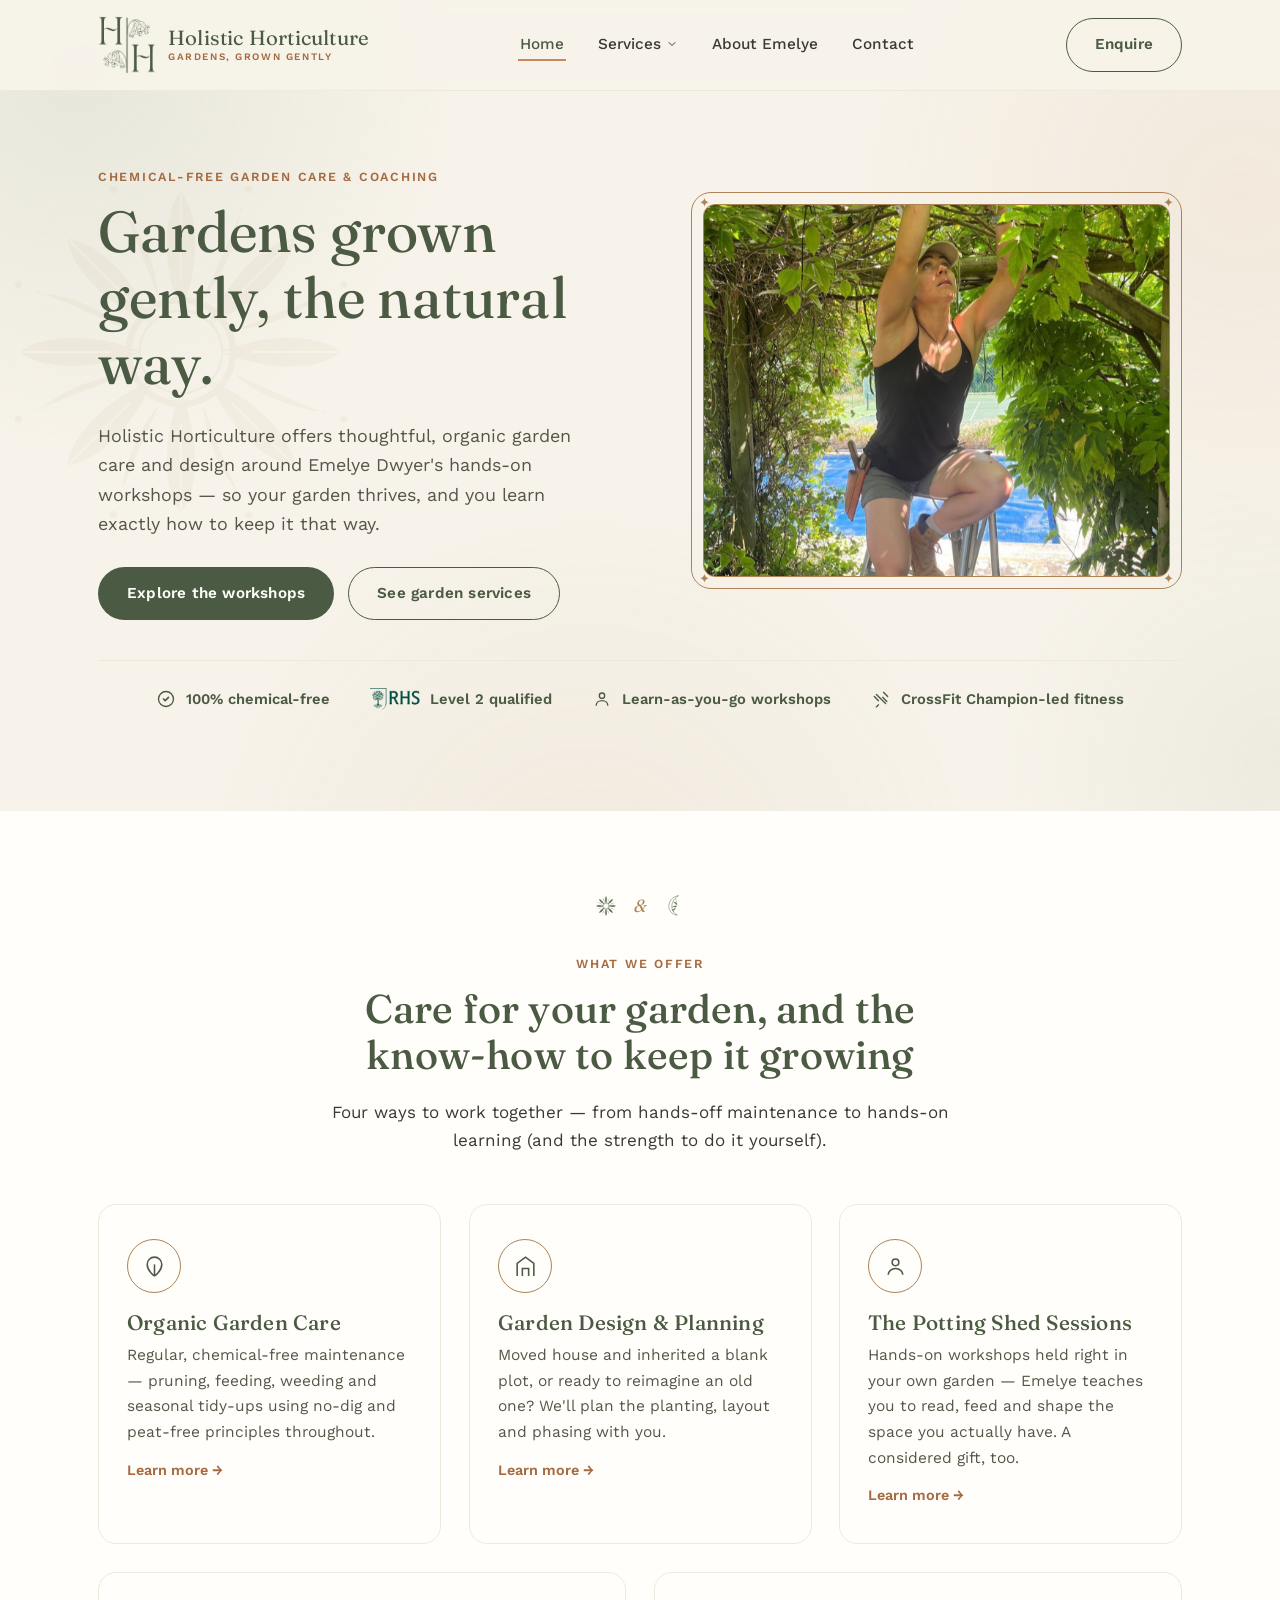
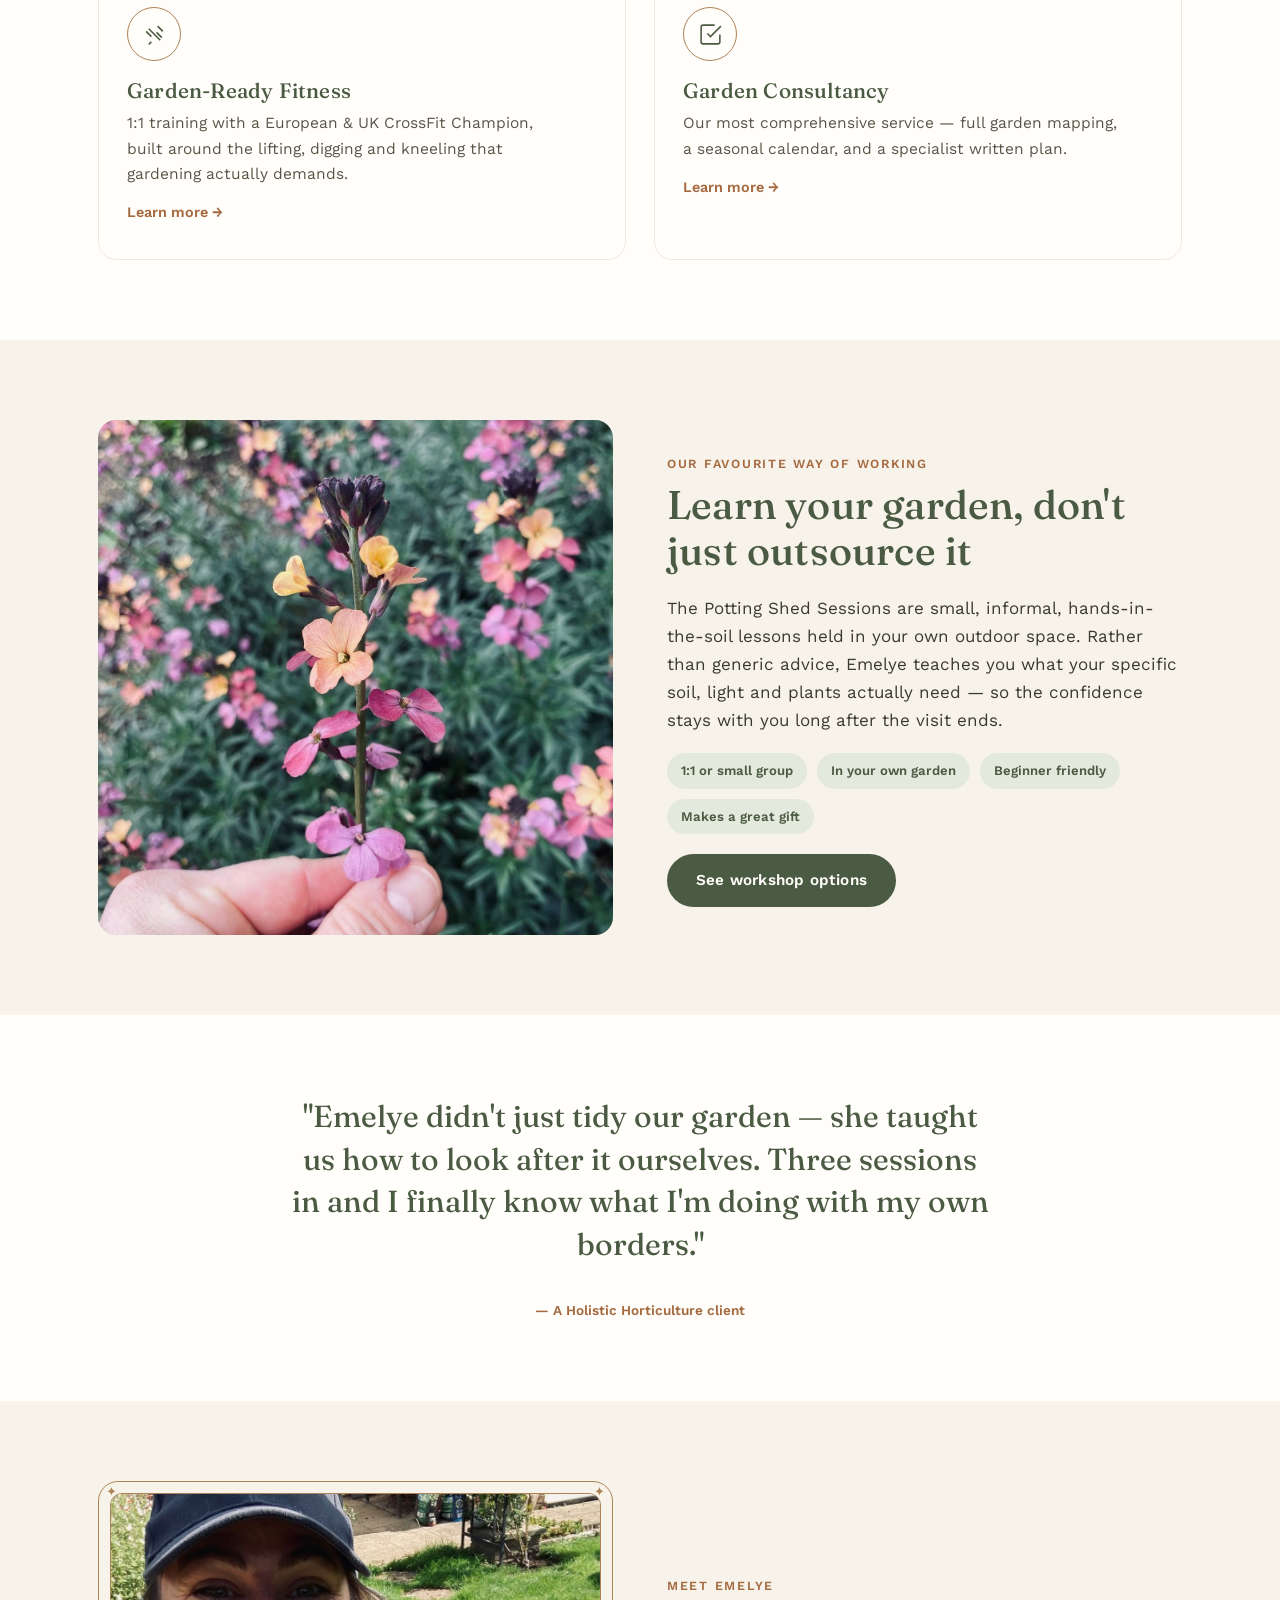
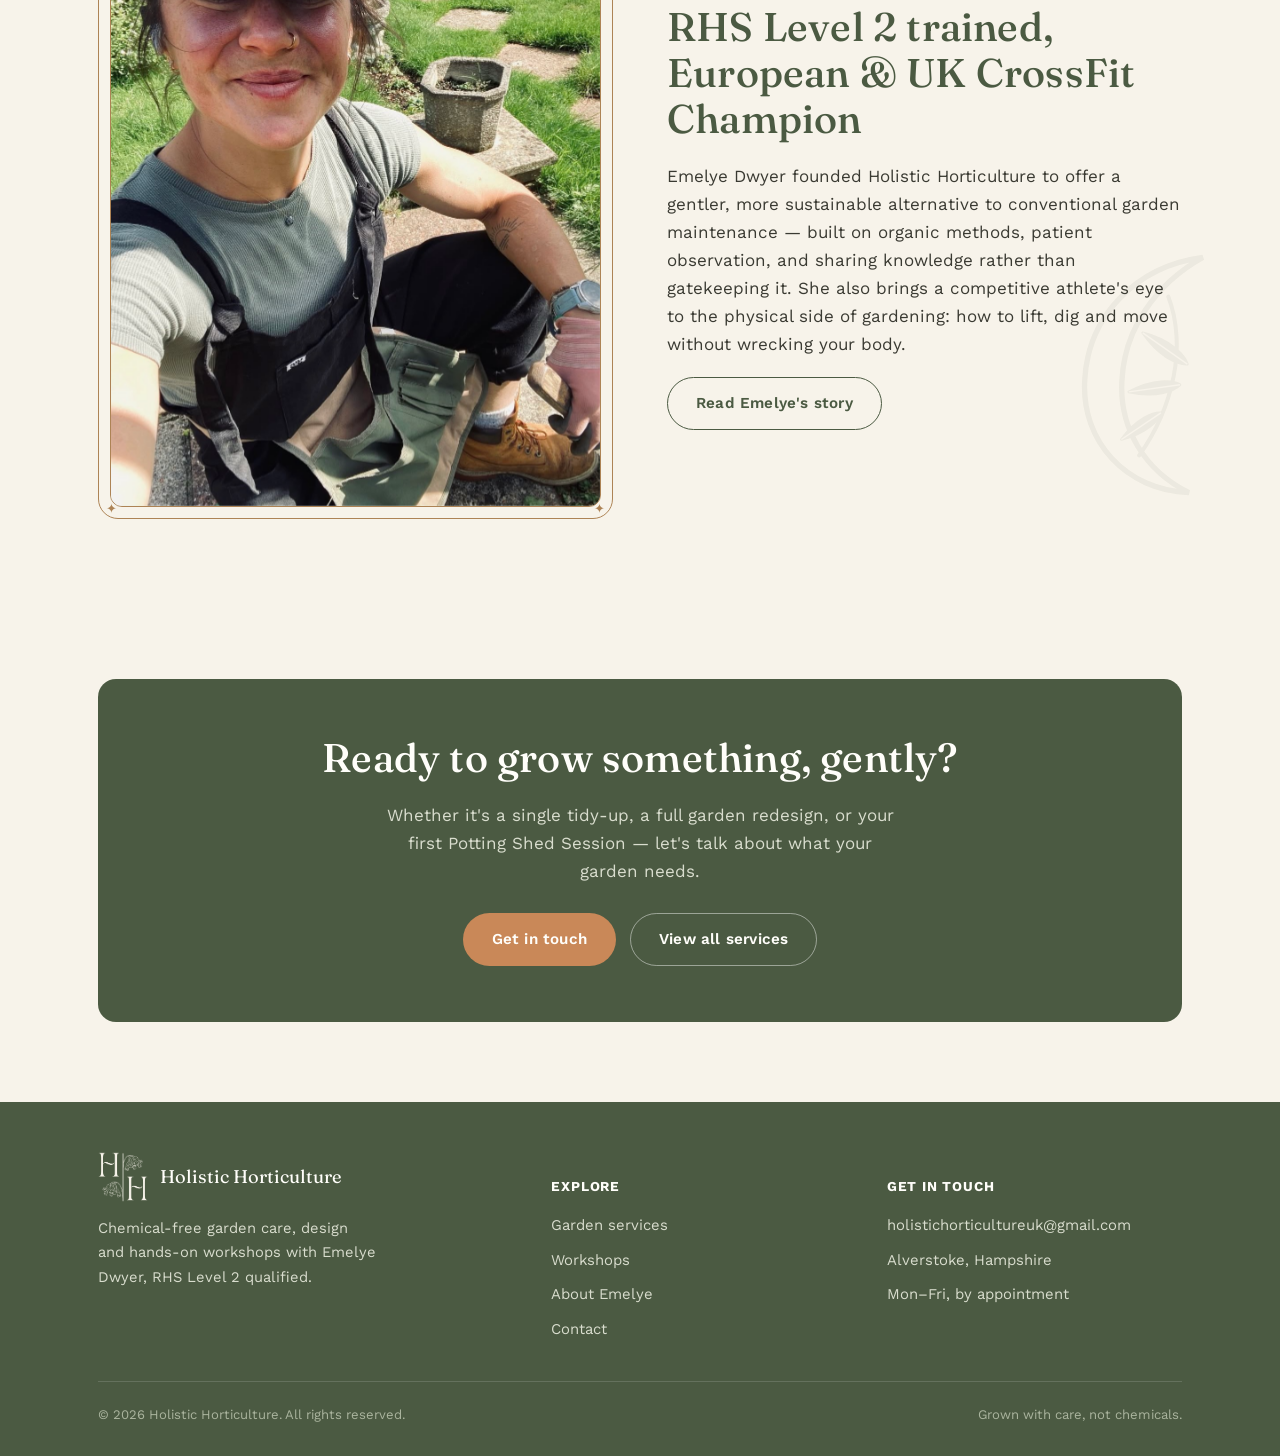
<file: index.html>
<!doctype html>
<html lang="en">
<head>
<meta charset="UTF-8">
<meta name="viewport" content="width=device-width, initial-scale=1.0">
<title>Holistic Horticulture — Gardens grown gently, the natural way</title>
<meta name="description" content="Chemical-free garden care, design and hands-on workshops with Emelye Dwyer, RHS Level 2 qualified horticulturist and European & UK CrossFit Champion.">
<link rel="preconnect" href="https://fonts.googleapis.com">
<link href="https://fonts.googleapis.com/css2?family=Fraunces:opsz,wght@9..144,400..600&family=Work+Sans:wght@400;500;600;700&display=swap" rel="stylesheet">
<link rel="icon" type="image/png" href="assets/png/favicon-32.png">
<link rel="apple-touch-icon" href="assets/png/favicon-180.png">
<link rel="stylesheet" href="styles.css?v=2">
</head>
<body>

<header class="site-header">
  <div class="nav-row">
    <a href="/" class="brand">
      <img src="assets/logos/hh-monogram-full.png" alt="Holistic Horticulture" width="58" height="58">
      <span class="brand-word">Holistic Horticulture<small>Gardens, grown gently</small></span>
    </a>
    <nav class="main-nav">
      <ul>
        <li><a href="/" class="active">Home</a></li>
        <li class="nav-dropdown">
          <button class="nav-dropdown-toggle" type="button" aria-expanded="false">Services
            <svg viewBox="0 0 24 24" fill="none"><path d="M6 9l6 6 6-6" stroke="currentColor" stroke-width="2" stroke-linecap="round" stroke-linejoin="round"/></svg>
          </button>
          <ul class="nav-dropdown-menu">
            <li><a href="services">All Services</a></li>
            <li><a href="garden-care">Organic Garden Care</a></li>
            <li><a href="garden-design">Garden Design &amp; Planning</a></li>
            <li><a href="workshops">The Potting Shed Sessions</a></li>
            <li><a href="garden-fitness">Garden-Ready Fitness</a></li>
            <li><a href="consultancy">Consultancy</a></li>
          </ul>
        </li>
        <li><a href="about">About Emelye</a></li>
        <li><a href="contact">Contact</a></li>
      </ul>
    </nav>
    <div class="nav-cta">
      <a href="contact" class="btn btn-ghost">Enquire</a>
      <button class="nav-toggle" aria-label="Toggle menu">
        <svg width="20" height="20" viewBox="0 0 24 24" fill="none"><path d="M3 6h18M3 12h18M3 18h18" stroke="var(--sage-dark)" stroke-width="2" stroke-linecap="round"/></svg>
      </button>
    </div>
  </div>
</header>

<main>

  <!-- HERO -->
  <section class="hero bg-watermark" style="--wm-pos:-6% 12%; --wm-size:460px;">
    <div class="container hero-grid">
      <div>
        <span class="eyebrow">Chemical-free garden care &amp; coaching</span>
        <h1>Gardens grown gently, the natural way.</h1>
        <p class="hero-sub">Holistic Horticulture offers thoughtful, organic garden care and design around Emelye Dwyer's hands-on workshops — so your garden thrives, and you learn exactly how to keep it that way.</p>
        <div class="hero-actions">
          <a href="workshops" class="btn btn-primary">Explore the workshops</a>
          <a href="services" class="btn btn-ghost">See garden services</a>
        </div>
      </div>
      <div class="tarot-frame">
        <span class="corner tl">✦</span>
        <span class="corner tr">✦</span>
        <span class="corner bl">✦</span>
        <span class="corner br">✦</span>
        <div class="hero-art photo tarot-frame-inner" style="aspect-ratio:4/3.2;">
          <img src="assets/photos/emelye-pruning-wisteria.jpg" alt="Emelye pruning wisteria on a garden pergola, hands-on in the sunshine">
        </div>
      </div>
    </div>

    <div class="container">
      <div class="strip">
        <div class="strip-item">
          <svg viewBox="0 0 24 24" fill="none"><path d="M9 12l2 2 4-4" stroke="currentColor" stroke-width="2" stroke-linecap="round" stroke-linejoin="round"/><circle cx="12" cy="12" r="9" stroke="currentColor" stroke-width="1.6"/></svg>
          100% chemical-free
        </div>
        <div class="strip-item">
          <img src="assets/logos/rhs-logo.png" alt="RHS">
          Level 2 qualified
        </div>
        <div class="strip-item">
          <svg viewBox="0 0 24 24" fill="none"><circle cx="12" cy="8" r="3.2" stroke="currentColor" stroke-width="1.6"/><path d="M5 20c0-3.6 3.1-6 7-6s7 2.4 7 6" stroke="currentColor" stroke-width="1.6"/></svg>
          Learn-as-you-go workshops
        </div>
        <div class="strip-item">
          <svg viewBox="0 0 24 24" fill="none"><path d="M6.5 6.5l11 11M4 9l5 5M15 4l5 5M9 19l-2.5 2.5M19 15l-5-5" stroke="currentColor" stroke-width="1.6" stroke-linecap="round"/></svg>
          CrossFit Champion-led fitness
        </div>
      </div>
    </div>
  </section>

  <!-- SERVICES OVERVIEW -->
  <section class="section-alt">
    <div class="container">
      <div class="celestial-divider">
        <img src="assets/svg/holistic-horticulture-sun.svg" alt="" width="28" height="28">
        <span class="amp">&amp;</span>
        <img src="assets/svg/holistic-horticulture-moon.svg" alt="" width="28" height="28">
      </div>
      <div class="section-head">
        <span class="eyebrow">What we offer</span>
        <h2>Care for your garden, and the know-how to keep it growing</h2>
        <p>Four ways to work together — from hands-off maintenance to hands-on learning (and the strength to do it yourself).</p>
      </div>

      <div class="card-grid">
        <div class="card">
          <div class="icon-badge">
            <svg viewBox="0 0 24 24" fill="none"><path d="M12 21s7-4.5 7-11a7 7 0 10-14 0c0 6.5 7 11 7 11z" stroke="currentColor" stroke-width="1.5"/><path d="M12 21V10" stroke="currentColor" stroke-width="1.5"/></svg>
          </div>
          <h3>Organic Garden Care</h3>
          <p>Regular, chemical-free maintenance — pruning, feeding, weeding and seasonal tidy-ups using no-dig and peat-free principles throughout.</p>
          <a class="card-link" href="garden-care">Learn more →</a>
        </div>

        <div class="card">
          <div class="icon-badge">
            <svg viewBox="0 0 24 24" fill="none"><path d="M4 21V9l8-6 8 6v12" stroke="currentColor" stroke-width="1.5"/><path d="M9 21v-7h6v7" stroke="currentColor" stroke-width="1.5"/></svg>
          </div>
          <h3>Garden Design &amp; Planning</h3>
          <p>Moved house and inherited a blank plot, or ready to reimagine an old one? We'll plan the planting, layout and phasing with you.</p>
          <a class="card-link" href="garden-design">Learn more →</a>
        </div>

        <div class="card">
          <div class="icon-badge">
            <svg viewBox="0 0 24 24" fill="none"><circle cx="12" cy="8" r="3.2" stroke="currentColor" stroke-width="1.5"/><path d="M5 20c0-3.6 3.1-6 7-6s7 2.4 7 6" stroke="currentColor" stroke-width="1.5"/></svg>
          </div>
          <h3>The Potting Shed Sessions</h3>
          <p>Hands-on workshops held right in your own garden — Emelye teaches you to read, feed and shape the space you actually have. A considered gift, too.</p>
          <a class="card-link" href="workshops">Learn more →</a>
        </div>

        <div class="card">
          <div class="icon-badge">
            <svg viewBox="0 0 24 24" fill="none"><path d="M6.5 6.5l11 11M4 9l5 5M15 4l5 5M9 19l-2.5 2.5M19 15l-5-5" stroke="currentColor" stroke-width="1.5"/></svg>
          </div>
          <h3>Garden-Ready Fitness</h3>
          <p>1:1 training with a European &amp; UK CrossFit Champion, built around the lifting, digging and kneeling that gardening actually demands.</p>
          <a class="card-link" href="garden-fitness">Learn more →</a>
        </div>

        <div class="card">
          <div class="icon-badge">
            <svg viewBox="0 0 24 24" fill="none"><path d="M9 11l3 3L22 4" stroke="currentColor" stroke-width="1.5"/><path d="M21 12v7a2 2 0 01-2 2H5a2 2 0 01-2-2V5a2 2 0 012-2h11" stroke="currentColor" stroke-width="1.5"/></svg>
          </div>
          <h3>Garden Consultancy</h3>
          <p>Our most comprehensive service — full garden mapping, a seasonal calendar, and a specialist written plan.</p>
          <a class="card-link" href="consultancy">Learn more →</a>
        </div>
      </div>
    </div>
  </section>

  <!-- WORKSHOP FEATURE -->
  <section>
    <div class="container">
      <div class="feature-row">
        <div class="photo" style="aspect-ratio:1/1;">
          <img src="assets/photos/wallflower-in-hand.jpg" alt="A wallflower stem held up against a blurred bed of mixed wallflowers">
        </div>
        <div class="feature-text">
          <span class="eyebrow">Our favourite way of working</span>
          <h2>Learn your garden, don't just outsource it</h2>
          <p>The Potting Shed Sessions are small, informal, hands-in-the-soil lessons held in your own outdoor space. Rather than generic advice, Emelye teaches you what your specific soil, light and plants actually need — so the confidence stays with you long after the visit ends.</p>
          <div class="tag-list">
            <span class="tag">1:1 or small group</span>
            <span class="tag">In your own garden</span>
            <span class="tag">Beginner friendly</span>
            <span class="tag">Makes a great gift</span>
          </div>
          <a href="workshops" class="btn btn-primary" style="margin-top:14px;">See workshop options</a>
        </div>
      </div>
    </div>
  </section>

  <!-- QUOTE -->
  <section class="section-alt">
    <div class="container pull-quote">
      <p>"Emelye didn't just tidy our garden — she taught us how to look after it ourselves. Three sessions in and I finally know what I'm doing with my own borders."</p>
      <cite>— A Holistic Horticulture client</cite>
    </div>
  </section>

  <!-- ABOUT PREVIEW -->
  <section class="bg-watermark moon" style="--wm-pos:104% 90%; --wm-size:340px;">
    <div class="container">
      <div class="feature-row reverse">
        <div class="feature-text">
          <span class="eyebrow">Meet Emelye</span>
          <h2>RHS Level 2 trained, European &amp; UK CrossFit Champion</h2>
          <p>Emelye Dwyer founded Holistic Horticulture to offer a gentler, more sustainable alternative to conventional garden maintenance — built on organic methods, patient observation, and sharing knowledge rather than gatekeeping it. She also brings a competitive athlete's eye to the physical side of gardening: how to lift, dig and move without wrecking your body.</p>
          <a href="about" class="btn btn-ghost">Read Emelye's story</a>
        </div>
        <div class="tarot-frame">
          <span class="corner tl">✦</span>
          <span class="corner tr">✦</span>
          <span class="corner bl">✦</span>
          <span class="corner br">✦</span>
          <div class="photo tarot-frame-inner" style="aspect-ratio:4/5;">
            <img src="assets/photos/emelye-portrait-rspb.jpg" alt="Portrait of Emelye Dwyer, smiling, in gardening overalls">
          </div>
        </div>
      </div>
    </div>
  </section>

  <!-- CTA -->
  <section>
    <div class="container">
      <div class="cta-band">
        <h2>Ready to grow something, gently?</h2>
        <p>Whether it's a single tidy-up, a full garden redesign, or your first Potting Shed Session — let's talk about what your garden needs.</p>
        <div class="hero-actions" style="justify-content:center;">
          <a href="contact" class="btn btn-primary">Get in touch</a>
          <a href="services" class="btn btn-ghost">View all services</a>
        </div>
      </div>
    </div>
  </section>

</main>

<footer>
  <div class="container">
    <div class="footer-grid">
      <div>
        <div class="footer-brand">
          <img src="assets/logos/hh-monogram-full-reversed.png" alt="Holistic Horticulture" width="50" height="50">
          <span>Holistic Horticulture</span>
        </div>
        <p style="max-width:280px; font-size:0.92rem;">Chemical-free garden care, design and hands-on workshops with Emelye Dwyer, RHS Level 2 qualified.</p>
      </div>
      <div>
        <h5>Explore</h5>
        <ul>
          <li><a href="services">Garden services</a></li>
          <li><a href="workshops">Workshops</a></li>
          <li><a href="about">About Emelye</a></li>
          <li><a href="contact">Contact</a></li>
        </ul>
      </div>
      <div>
        <h5>Get in touch</h5>
        <ul>
          <li>holistichorticultureuk@gmail.com</li>
          <li>Alverstoke, Hampshire</li>
          <li>Mon&ndash;Fri, by appointment</li>
        </ul>
      </div>
    </div>
    <div class="footer-bottom">
      <span>© 2026 Holistic Horticulture. All rights reserved.</span>
      <span>Grown with care, not chemicals.</span>
    </div>
  </div>
</footer>

<script src="script.js"></script>
</body>
</html>
</file>
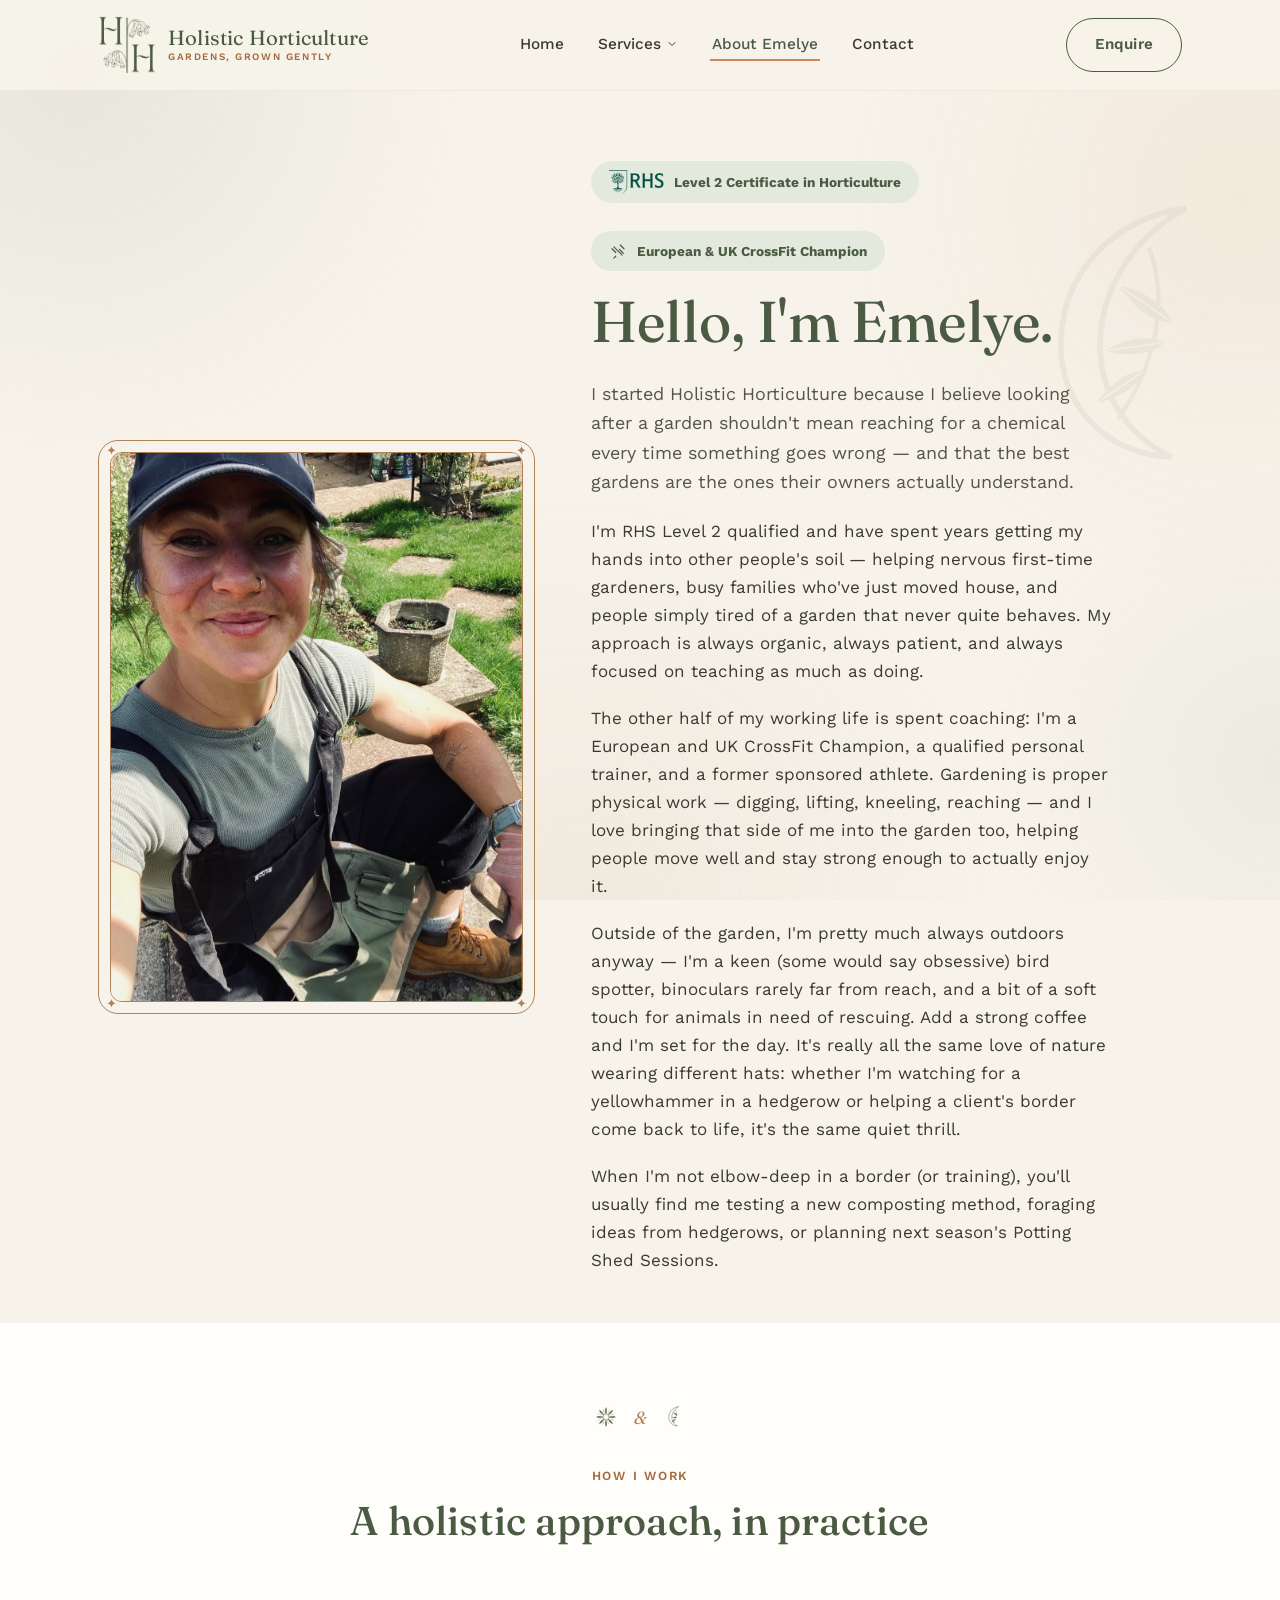
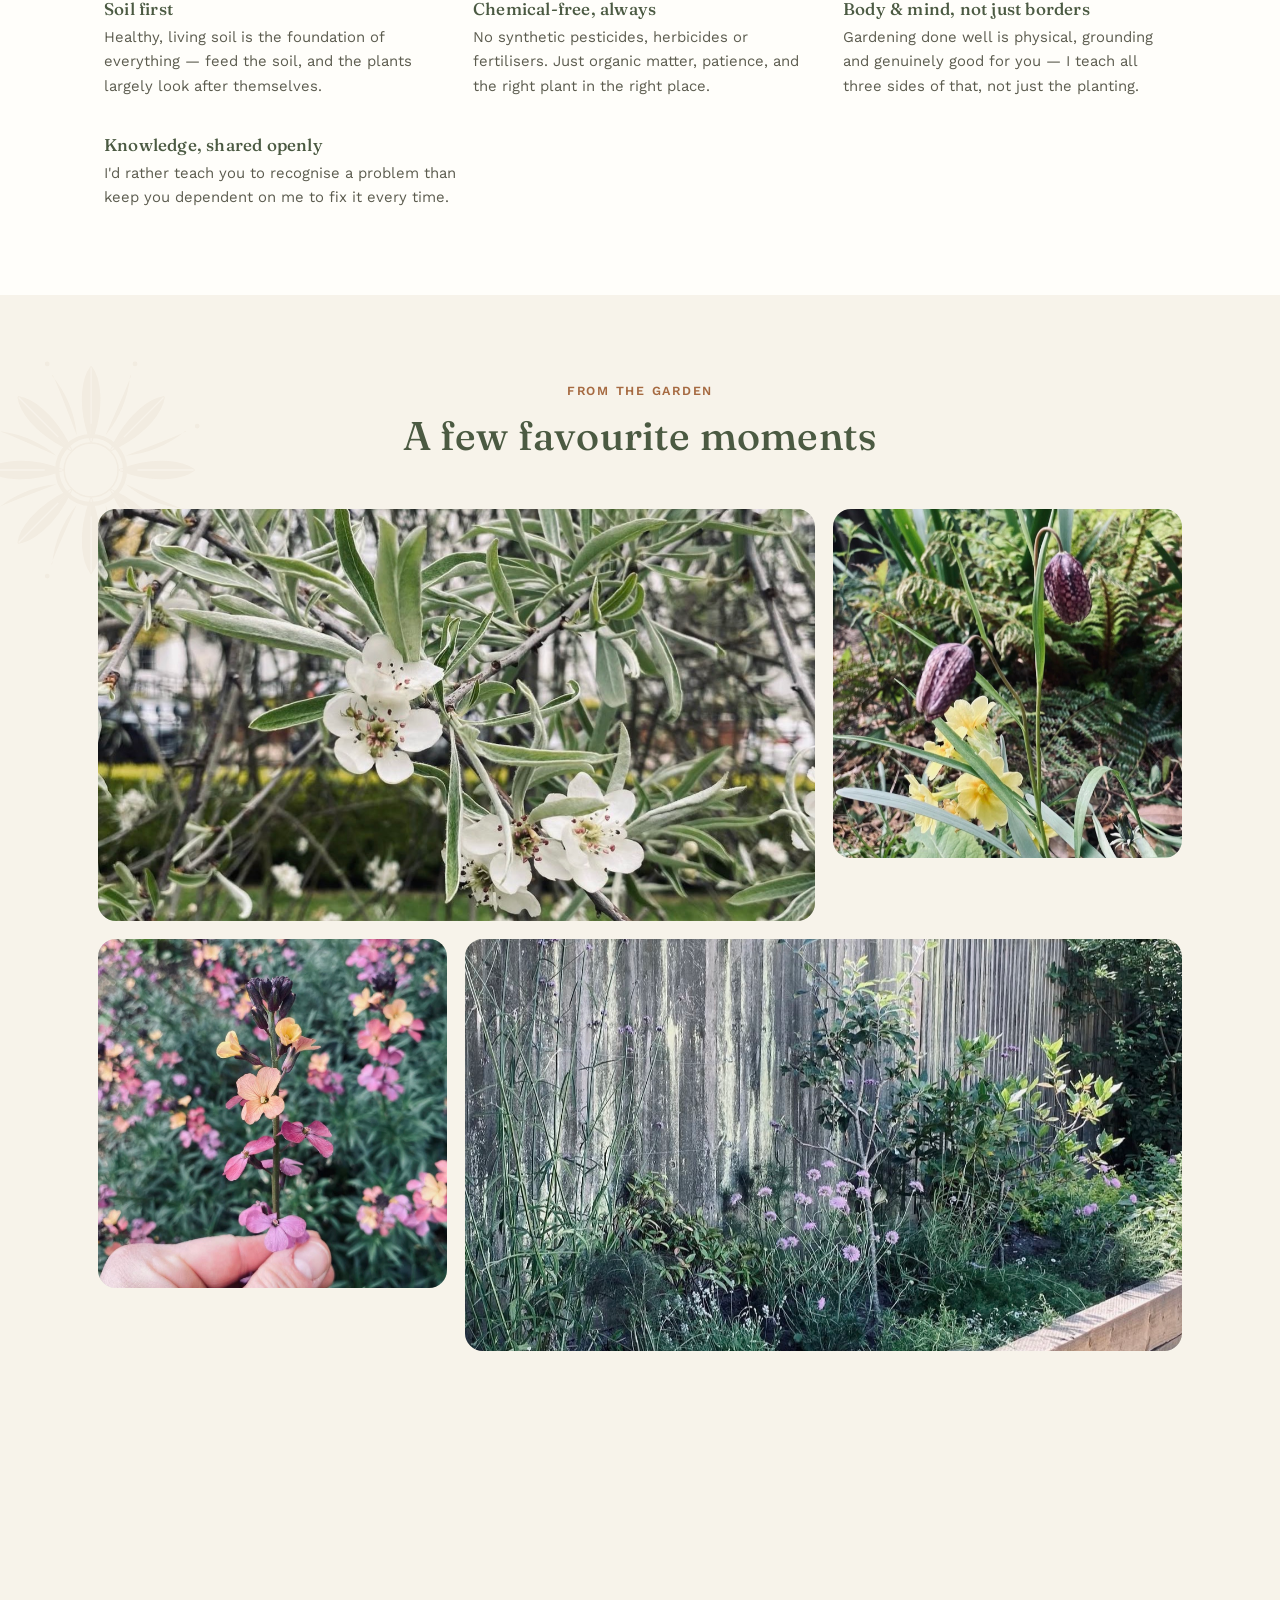
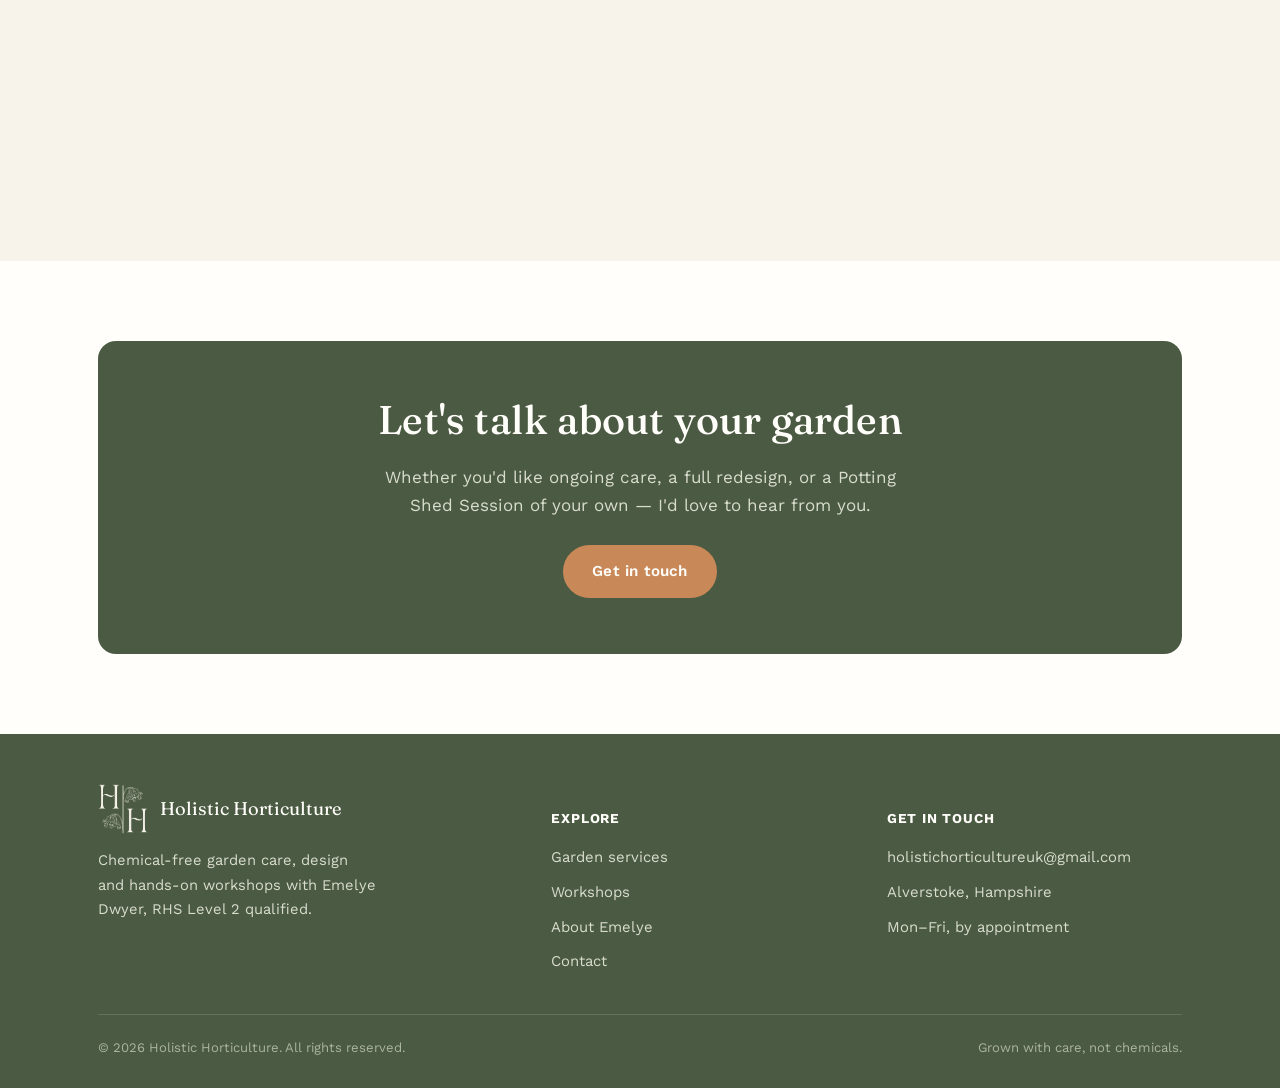
<file: about.html>
<!doctype html>
<html lang="en">
<head>
<meta charset="UTF-8">
<meta name="viewport" content="width=device-width, initial-scale=1.0">
<title>About Emelye — Holistic Horticulture</title>
<meta name="description" content="Meet Emelye Dwyer — RHS Level 2 qualified horticulturist, European & UK CrossFit Champion, and founder of Holistic Horticulture.">
<link rel="preconnect" href="https://fonts.googleapis.com">
<link href="https://fonts.googleapis.com/css2?family=Fraunces:opsz,wght@9..144,400..600&family=Work+Sans:wght@400;500;600;700&display=swap" rel="stylesheet">
<link rel="icon" type="image/png" href="assets/png/favicon-32.png">
<link rel="apple-touch-icon" href="assets/png/favicon-180.png">
<link rel="stylesheet" href="styles.css?v=2">
</head>
<body>

<header class="site-header">
  <div class="nav-row">
    <a href="/" class="brand">
      <img src="assets/logos/hh-monogram-full.png" alt="Holistic Horticulture" width="58" height="58">
      <span class="brand-word">Holistic Horticulture<small>Gardens, grown gently</small></span>
    </a>
    <nav class="main-nav">
      <ul>
        <li><a href="/">Home</a></li>
        <li class="nav-dropdown">
          <button class="nav-dropdown-toggle" type="button" aria-expanded="false">Services
            <svg viewBox="0 0 24 24" fill="none"><path d="M6 9l6 6 6-6" stroke="currentColor" stroke-width="2" stroke-linecap="round" stroke-linejoin="round"/></svg>
          </button>
          <ul class="nav-dropdown-menu">
            <li><a href="services">All Services</a></li>
            <li><a href="garden-care">Organic Garden Care</a></li>
            <li><a href="garden-design">Garden Design &amp; Planning</a></li>
            <li><a href="workshops">The Potting Shed Sessions</a></li>
            <li><a href="garden-fitness">Garden-Ready Fitness</a></li>
            <li><a href="consultancy">Consultancy</a></li>
          </ul>
        </li>
        <li><a href="about" class="active">About Emelye</a></li>
        <li><a href="contact">Contact</a></li>
      </ul>
    </nav>
    <div class="nav-cta">
      <a href="contact" class="btn btn-ghost">Enquire</a>
      <button class="nav-toggle" aria-label="Toggle menu">
        <svg width="20" height="20" viewBox="0 0 24 24" fill="none"><path d="M3 6h18M3 12h18M3 18h18" stroke="var(--sage-dark)" stroke-width="2" stroke-linecap="round"/></svg>
      </button>
    </div>
  </div>
</header>

<main>

  <section class="hero bg-watermark moon" style="padding-bottom:30px; --wm-pos:103% 8%; --wm-size:360px;">
    <div class="container about-hero">
      <div class="tarot-frame">
        <span class="corner tl">✦</span>
        <span class="corner tr">✦</span>
        <span class="corner bl">✦</span>
        <span class="corner br">✦</span>
        <div class="photo tarot-frame-inner" style="aspect-ratio:3/4;">
          <img src="assets/photos/emelye-portrait-rspb.jpg" alt="Emelye Dwyer smiling, wearing an RSPB cap and gardening overalls">
        </div>
      </div>
      <div>
        <div class="credential-row">
          <span class="credential-badge">
            <img src="assets/logos/rhs-logo.png" alt="RHS">
            Level 2 Certificate in Horticulture
          </span>
          <span class="credential-badge">
            <svg viewBox="0 0 24 24" fill="none"><path d="M6.5 6.5l11 11M4 9l5 5M15 4l5 5M9 19l-2.5 2.5M19 15l-5-5" stroke="currentColor" stroke-width="1.6" stroke-linecap="round"/></svg>
            European &amp; UK CrossFit Champion
          </span>
        </div>
        <h1>Hello, I'm Emelye.</h1>
        <p class="hero-sub" style="max-width:520px;">I started Holistic Horticulture because I believe looking after a garden shouldn't mean reaching for a chemical every time something goes wrong — and that the best gardens are the ones their owners actually understand.</p>
        <p style="max-width:520px;">I'm RHS Level 2 qualified and have spent years getting my hands into other people's soil — helping nervous first-time gardeners, busy families who've just moved house, and people simply tired of a garden that never quite behaves. My approach is always organic, always patient, and always focused on teaching as much as doing.</p>
        <p style="max-width:520px;">The other half of my working life is spent coaching: I'm a European and UK CrossFit Champion, a qualified personal trainer, and a former sponsored athlete. Gardening is proper physical work — digging, lifting, kneeling, reaching — and I love bringing that side of me into the garden too, helping people move well and stay strong enough to actually enjoy it.</p>
        <p style="max-width:520px;">Outside of the garden, I'm pretty much always outdoors anyway — I'm a keen (some would say obsessive) bird spotter, binoculars rarely far from reach, and a bit of a soft touch for animals in need of rescuing. Add a strong coffee and I'm set for the day. It's really all the same love of nature wearing different hats: whether I'm watching for a yellowhammer in a hedgerow or helping a client's border come back to life, it's the same quiet thrill.</p>
        <p style="max-width:520px;">When I'm not elbow-deep in a border (or training), you'll usually find me testing a new composting method, foraging ideas from hedgerows, or planning next season's Potting Shed Sessions.</p>
      </div>
    </div>
  </section>

  <!-- VALUES -->
  <section class="section-alt">
    <div class="container">
      <div class="celestial-divider">
        <img src="assets/svg/holistic-horticulture-sun.svg" alt="" width="28" height="28">
        <span class="amp">&amp;</span>
        <img src="assets/svg/holistic-horticulture-moon.svg" alt="" width="28" height="28">
      </div>
      <div class="section-head">
        <span class="eyebrow">How I work</span>
        <h2>A holistic approach, in practice</h2>
      </div>
      <div class="values-grid">
        <div class="value">
          <h4>Soil first</h4>
          <p>Healthy, living soil is the foundation of everything — feed the soil, and the plants largely look after themselves.</p>
        </div>
        <div class="value">
          <h4>Chemical-free, always</h4>
          <p>No synthetic pesticides, herbicides or fertilisers. Just organic matter, patience, and the right plant in the right place.</p>
        </div>
        <div class="value">
          <h4>Body &amp; mind, not just borders</h4>
          <p>Gardening done well is physical, grounding and genuinely good for you — I teach all three sides of that, not just the planting.</p>
        </div>
        <div class="value">
          <h4>Knowledge, shared openly</h4>
          <p>I'd rather teach you to recognise a problem than keep you dependent on me to fix it every time.</p>
        </div>
      </div>
    </div>
  </section>

  <!-- GALLERY -->
  <section class="bg-watermark" style="--wm-pos:-6% 2%; --wm-size:300px;">
    <div class="container">
      <div class="section-head">
        <span class="eyebrow">From the garden</span>
        <h2>A few favourite moments</h2>
      </div>
      <div class="gallery-grid">
        <div class="photo" style="aspect-ratio:2/1.15;">
          <img src="assets/photos/blossom-closeup.jpg" alt="Close-up of white blossom on a silver-leaved pear tree">
        </div>
        <div class="photo" style="aspect-ratio:1/1;">
          <img src="assets/photos/fritillaries-primroses.jpg" alt="Snake's head fritillaries and primroses growing among ferns">
        </div>
        <div class="photo" style="aspect-ratio:1/1;">
          <img src="assets/photos/wallflower-in-hand.jpg" alt="A wallflower stem held up against a blurred bed of mixed wallflowers">
        </div>
        <div class="photo" style="aspect-ratio:2/1.15;">
          <img src="assets/photos/flowerbed-by-fence.jpg" alt="A finished flower bed in bloom along a garden fence">
        </div>
        <div class="photo" style="aspect-ratio:1/1;">
          <img src="assets/photos/emelye-camellias-square.jpg" alt="Emelye smiling, in a garden full of blooming camellias">
        </div>
        <div class="photo" style="aspect-ratio:2/1.15;">
          <img src="assets/photos/emelye-field-binoculars-banner.jpg" alt="Emelye standing in a wildflower field holding binoculars">
        </div>
      </div>
    </div>
  </section>

  <section class="section-alt">
    <div class="container">
      <div class="cta-band">
        <h2>Let's talk about your garden</h2>
        <p>Whether you'd like ongoing care, a full redesign, or a Potting Shed Session of your own — I'd love to hear from you.</p>
        <a href="contact" class="btn btn-primary">Get in touch</a>
      </div>
    </div>
  </section>

</main>

<footer>
  <div class="container">
    <div class="footer-grid">
      <div>
        <div class="footer-brand">
          <img src="assets/logos/hh-monogram-full-reversed.png" alt="Holistic Horticulture" width="50" height="50">
          <span>Holistic Horticulture</span>
        </div>
        <p style="max-width:280px; font-size:0.92rem;">Chemical-free garden care, design and hands-on workshops with Emelye Dwyer, RHS Level 2 qualified.</p>
      </div>
      <div>
        <h5>Explore</h5>
        <ul>
          <li><a href="services">Garden services</a></li>
          <li><a href="workshops">Workshops</a></li>
          <li><a href="about">About Emelye</a></li>
          <li><a href="contact">Contact</a></li>
        </ul>
      </div>
      <div>
        <h5>Get in touch</h5>
        <ul>
          <li>holistichorticultureuk@gmail.com</li>
          <li>Alverstoke, Hampshire</li>
          <li>Mon&ndash;Fri, by appointment</li>
        </ul>
      </div>
    </div>
    <div class="footer-bottom">
      <span>© 2026 Holistic Horticulture. All rights reserved.</span>
      <span>Grown with care, not chemicals.</span>
    </div>
  </div>
</footer>

<script src="script.js"></script>
</body>
</html>
</file>
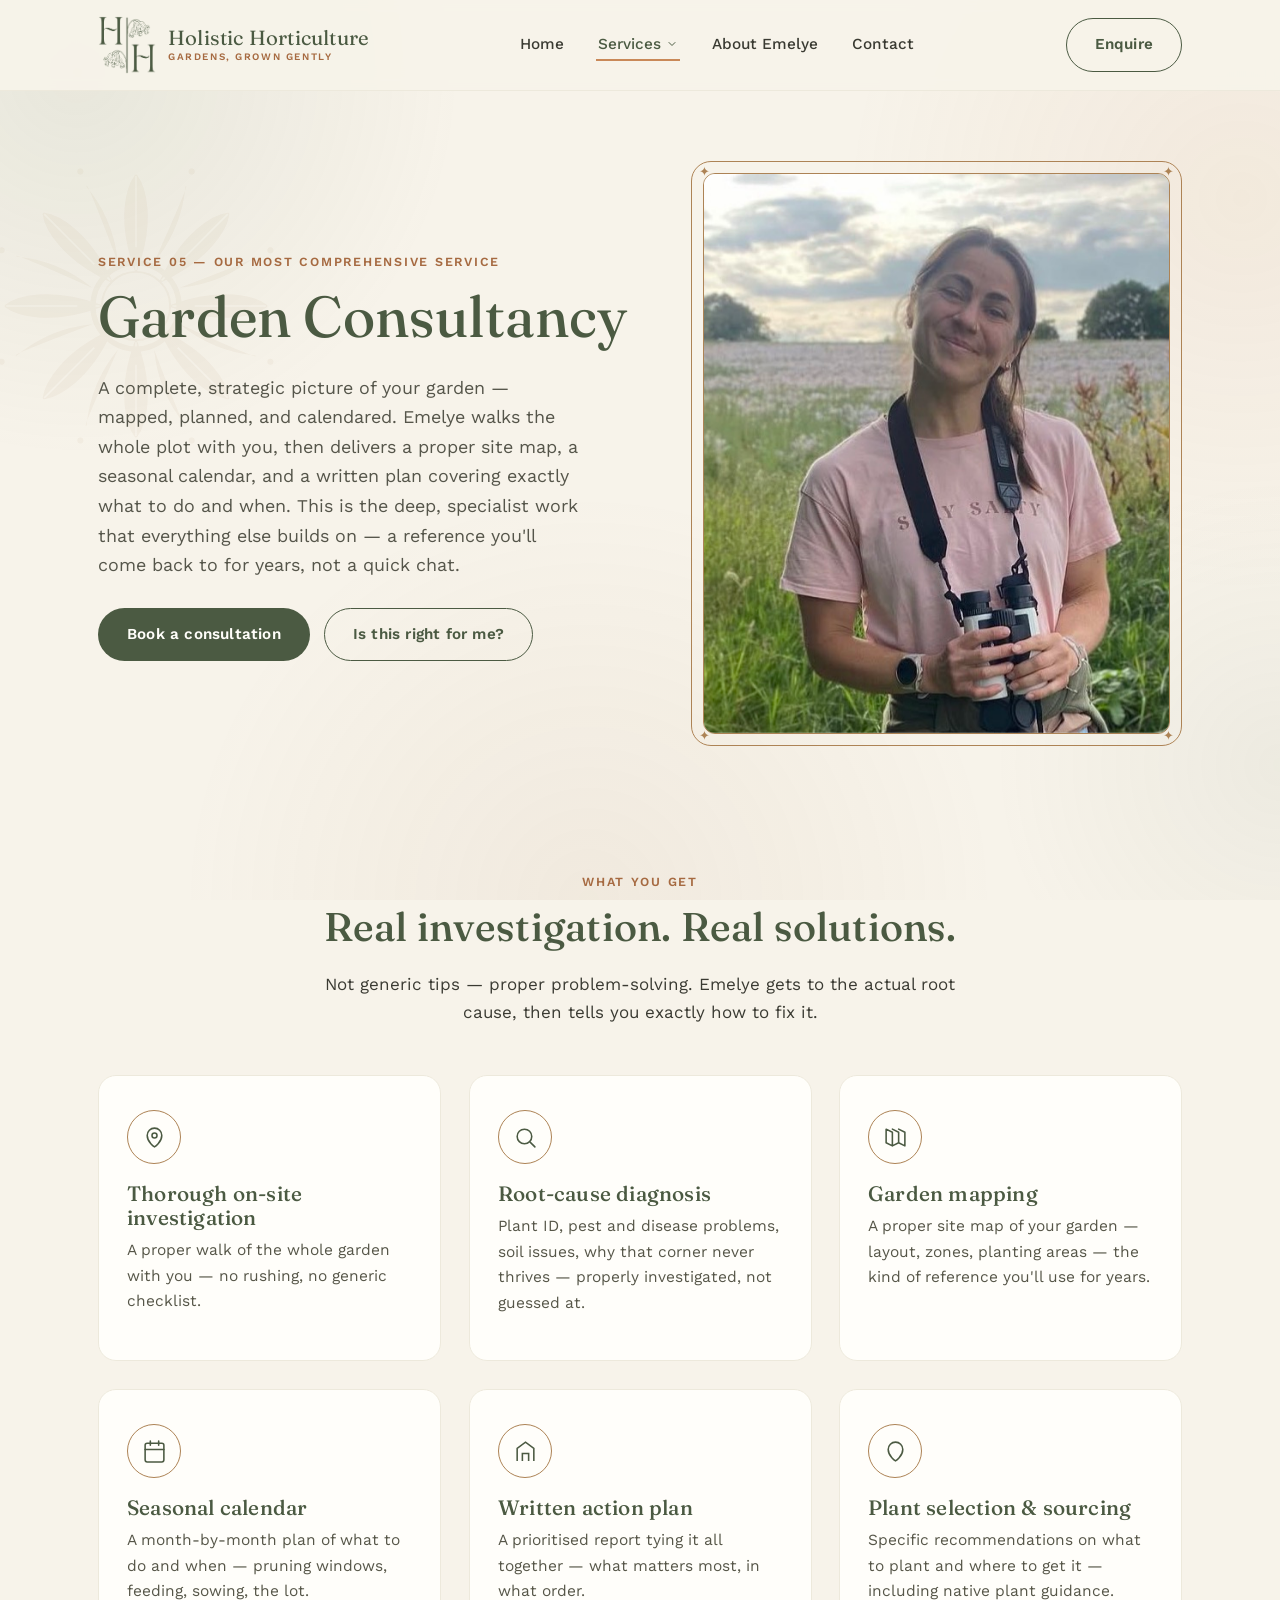
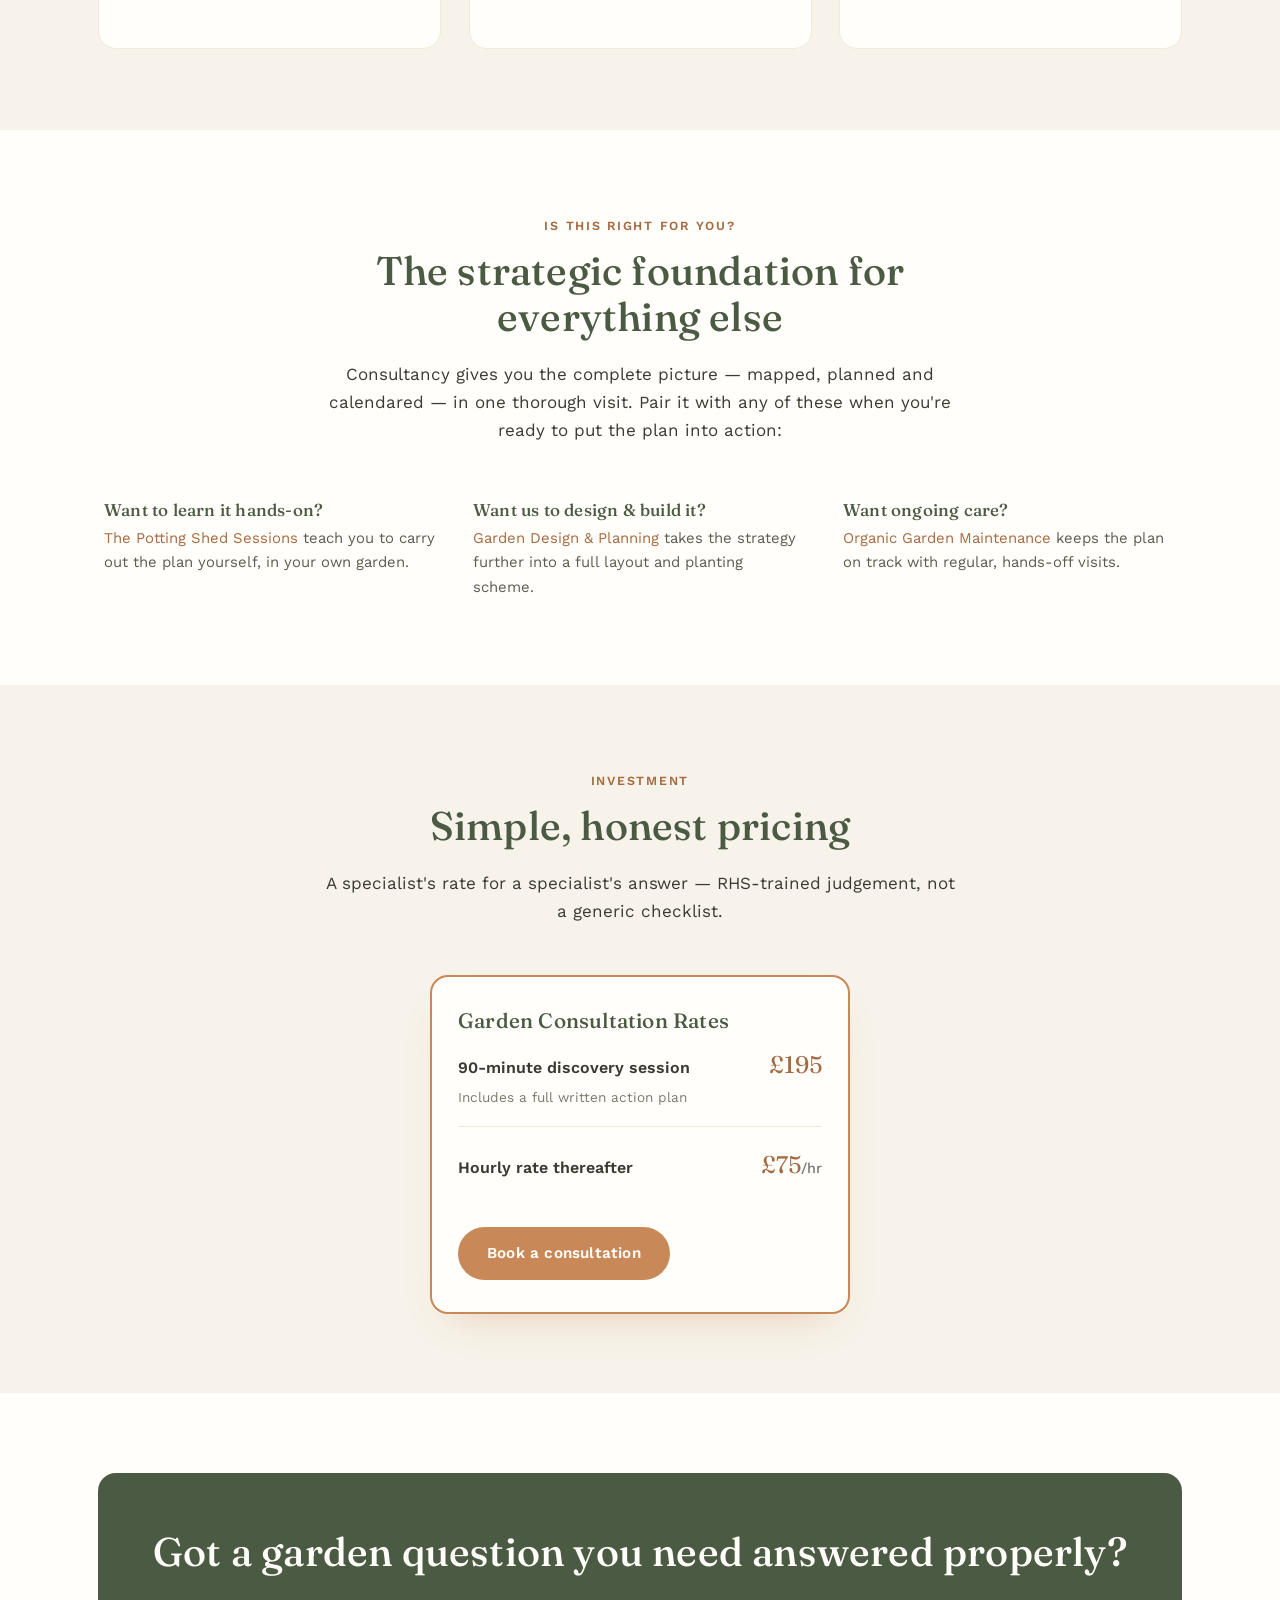
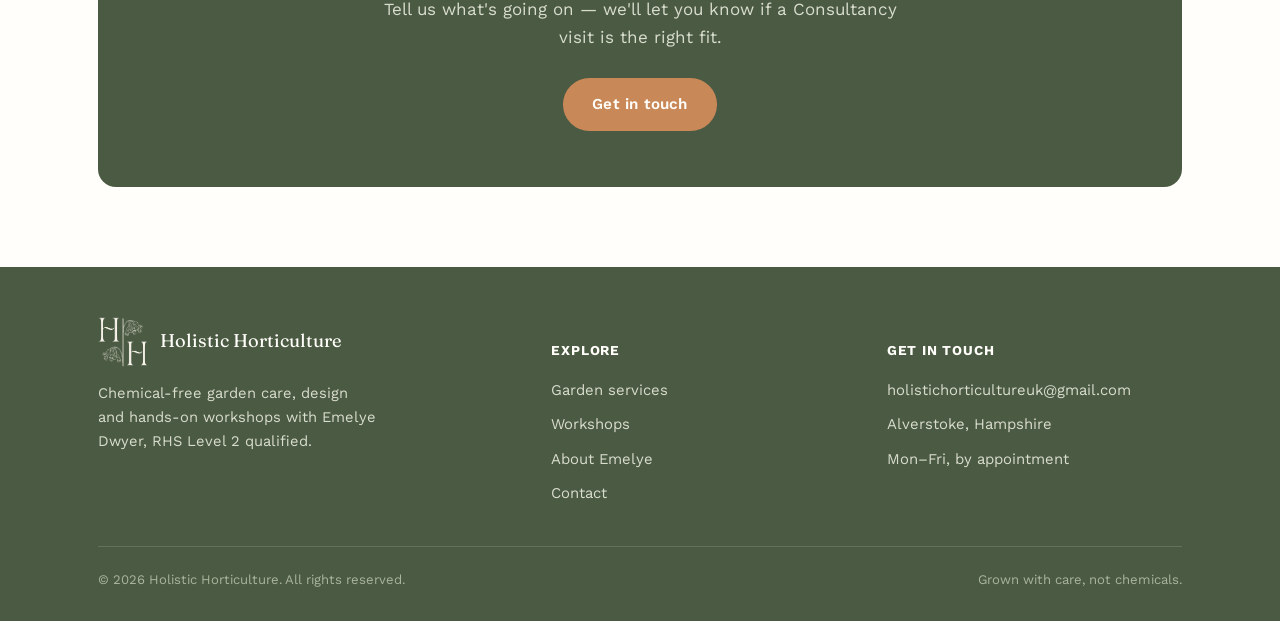
<file: consultancy.html>
<!doctype html>
<html lang="en">
<head>
<meta charset="UTF-8">
<meta name="viewport" content="width=device-width, initial-scale=1.0">
<title>Garden Consultancy — Holistic Horticulture</title>
<meta name="description" content="A complete garden strategy — site mapping, a seasonal calendar, and a specialist written plan, from Holistic Horticulture in Gosport & Portsmouth.">
<link rel="preconnect" href="https://fonts.googleapis.com">
<link href="https://fonts.googleapis.com/css2?family=Fraunces:opsz,wght@9..144,400..600&family=Work+Sans:wght@400;500;600;700&display=swap" rel="stylesheet">
<link rel="icon" type="image/png" href="assets/png/favicon-32.png">
<link rel="apple-touch-icon" href="assets/png/favicon-180.png">
<link rel="stylesheet" href="styles.css?v=2">
</head>
<body>

<header class="site-header">
  <div class="nav-row">
    <a href="/" class="brand">
      <img src="assets/logos/hh-monogram-full.png" alt="Holistic Horticulture" width="58" height="58">
      <span class="brand-word">Holistic Horticulture<small>Gardens, grown gently</small></span>
    </a>
    <nav class="main-nav">
      <ul>
        <li><a href="/">Home</a></li>
        <li class="nav-dropdown">
          <button class="nav-dropdown-toggle active" type="button" aria-expanded="false">Services
            <svg viewBox="0 0 24 24" fill="none"><path d="M6 9l6 6 6-6" stroke="currentColor" stroke-width="2" stroke-linecap="round" stroke-linejoin="round"/></svg>
          </button>
          <ul class="nav-dropdown-menu">
            <li><a href="services">All Services</a></li>
            <li><a href="garden-care">Organic Garden Care</a></li>
            <li><a href="garden-design">Garden Design &amp; Planning</a></li>
            <li><a href="workshops">The Potting Shed Sessions</a></li>
            <li><a href="garden-fitness">Garden-Ready Fitness</a></li>
            <li><a href="consultancy" class="active">Consultancy</a></li>
          </ul>
        </li>
        <li><a href="about">About Emelye</a></li>
        <li><a href="contact">Contact</a></li>
      </ul>
    </nav>
    <div class="nav-cta">
      <a href="contact" class="btn btn-ghost">Enquire</a>
      <button class="nav-toggle" aria-label="Toggle menu">
        <svg width="20" height="20" viewBox="0 0 24 24" fill="none"><path d="M3 6h18M3 12h18M3 18h18" stroke="var(--sage-dark)" stroke-width="2" stroke-linecap="round"/></svg>
      </button>
    </div>
  </div>
</header>

<main>

  <section class="hero bg-watermark" style="--wm-pos:-6% 8%; --wm-size:380px; padding-bottom:40px;">
    <div class="container hero-grid">
      <div>
        <span class="eyebrow">Service 05 — Our most comprehensive service</span>
        <h1>Garden Consultancy</h1>
        <p class="hero-sub">A complete, strategic picture of your garden — mapped, planned, and calendared. Emelye walks the whole plot with you, then delivers a proper site map, a seasonal calendar, and a written plan covering exactly what to do and when. This is the deep, specialist work that everything else builds on — a reference you'll come back to for years, not a quick chat.</p>
        <div class="hero-actions">
          <a href="contact" class="btn btn-primary">Book a consultation</a>
          <a href="#whos-it-for" class="btn btn-ghost">Is this right for me?</a>
        </div>
      </div>
      <div class="tarot-frame">
        <span class="corner tl">✦</span>
        <span class="corner tr">✦</span>
        <span class="corner bl">✦</span>
        <span class="corner br">✦</span>
        <div class="photo tarot-frame-inner" style="aspect-ratio:3/3.6;">
          <img src="assets/photos/emelye-headshot-binoculars.jpg" alt="Emelye Dwyer, head and shoulders portrait, smiling">
        </div>
      </div>
    </div>
  </section>

  <!-- WHAT YOU GET -->
  <section>
    <div class="container">
      <div class="section-head">
        <span class="eyebrow">What you get</span>
        <h2>Real investigation. Real solutions.</h2>
        <p>Not generic tips — proper problem-solving. Emelye gets to the actual root cause, then tells you exactly how to fix it.</p>
      </div>
      <div class="card-grid">
        <div class="card">
          <div class="icon-badge">
            <svg viewBox="0 0 24 24" fill="none"><path d="M12 21s7-4.5 7-11a7 7 0 10-14 0c0 6.5 7 11 7 11z" stroke="currentColor" stroke-width="1.5"/><circle cx="12" cy="10" r="2.4" stroke="currentColor" stroke-width="1.5"/></svg>
          </div>
          <h3>Thorough on-site investigation</h3>
          <p>A proper walk of the whole garden with you — no rushing, no generic checklist.</p>
        </div>
        <div class="card">
          <div class="icon-badge">
            <svg viewBox="0 0 24 24" fill="none"><circle cx="11" cy="11" r="7" stroke="currentColor" stroke-width="1.5"/><path d="M21 21l-4.35-4.35" stroke="currentColor" stroke-width="1.5" stroke-linecap="round"/></svg>
          </div>
          <h3>Root-cause diagnosis</h3>
          <p>Plant ID, pest and disease problems, soil issues, why that corner never thrives — properly investigated, not guessed at.</p>
        </div>
        <div class="card">
          <div class="icon-badge">
            <svg viewBox="0 0 24 24" fill="none"><path d="M9 20l-6-3V4l6 3m0 13l6-3m-6 3V7m6 10l6 3V7l-6-3m0 13V7m0 0L9 4" stroke="currentColor" stroke-width="1.5" stroke-linecap="round" stroke-linejoin="round"/></svg>
          </div>
          <h3>Garden mapping</h3>
          <p>A proper site map of your garden — layout, zones, planting areas — the kind of reference you'll use for years.</p>
        </div>
        <div class="card">
          <div class="icon-badge">
            <svg viewBox="0 0 24 24" fill="none"><rect x="3" y="4" width="18" height="18" rx="2" stroke="currentColor" stroke-width="1.5"/><path d="M3 10h18M8 2v4M16 2v4" stroke="currentColor" stroke-width="1.5" stroke-linecap="round"/></svg>
          </div>
          <h3>Seasonal calendar</h3>
          <p>A month-by-month plan of what to do and when — pruning windows, feeding, sowing, the lot.</p>
        </div>
        <div class="card">
          <div class="icon-badge">
            <svg viewBox="0 0 24 24" fill="none"><path d="M4 21V9l8-6 8 6v12" stroke="currentColor" stroke-width="1.5"/><path d="M9 21v-7h6v7" stroke="currentColor" stroke-width="1.5"/></svg>
          </div>
          <h3>Written action plan</h3>
          <p>A prioritised report tying it all together — what matters most, in what order.</p>
        </div>
        <div class="card">
          <div class="icon-badge">
            <svg viewBox="0 0 24 24" fill="none"><path d="M12 21s7-4.5 7-11a7 7 0 10-14 0c0 6.5 7 11 7 11z" stroke="currentColor" stroke-width="1.5"/></svg>
          </div>
          <h3>Plant selection &amp; sourcing</h3>
          <p>Specific recommendations on what to plant and where to get it — including native plant guidance.</p>
        </div>
      </div>
    </div>
  </section>

  <!-- WHO IT'S FOR -->
  <section class="section-alt" id="whos-it-for">
    <div class="container">
      <div class="section-head">
        <span class="eyebrow">Is this right for you?</span>
        <h2>The strategic foundation for everything else</h2>
        <p>Consultancy gives you the complete picture — mapped, planned and calendared — in one thorough visit. Pair it with any of these when you're ready to put the plan into action:</p>
      </div>
      <div class="values-grid">
        <div class="value">
          <h4>Want to learn it hands-on?</h4>
          <p><a href="workshops">The Potting Shed Sessions</a> teach you to carry out the plan yourself, in your own garden.</p>
        </div>
        <div class="value">
          <h4>Want us to design &amp; build it?</h4>
          <p><a href="garden-design">Garden Design &amp; Planning</a> takes the strategy further into a full layout and planting scheme.</p>
        </div>
        <div class="value">
          <h4>Want ongoing care?</h4>
          <p><a href="garden-care">Organic Garden Maintenance</a> keeps the plan on track with regular, hands-off visits.</p>
        </div>
      </div>
    </div>
  </section>

  <!-- PRICING -->
  <section>
    <div class="container">
      <div class="section-head">
        <span class="eyebrow">Investment</span>
        <h2>Simple, honest pricing</h2>
        <p>A specialist's rate for a specialist's answer — RHS-trained judgement, not a generic checklist.</p>
      </div>
      <div class="price-grid" style="max-width:420px; margin:0 auto;">
        <div class="price-card featured no-badge">
          <h3>Garden Consultation Rates</h3>
          <div class="rate-table">
            <div class="rate-row">
              <div>
                <span class="rate-label">90-minute discovery session</span>
                <span class="rate-note">Includes a full written action plan</span>
              </div>
              <span class="rate-price">£195</span>
            </div>
            <div class="rate-row">
              <span class="rate-label">Hourly rate thereafter</span>
              <span class="rate-price">£75<small>/hr</small></span>
            </div>
          </div>
          <a href="contact" class="btn btn-primary">Book a consultation</a>
        </div>
      </div>
    </div>
  </section>

  <section class="section-alt">
    <div class="container">
      <div class="cta-band">
        <h2>Got a garden question you need answered properly?</h2>
        <p>Tell us what's going on — we'll let you know if a Consultancy visit is the right fit.</p>
        <a href="contact" class="btn btn-primary">Get in touch</a>
      </div>
    </div>
  </section>

</main>

<footer>
  <div class="container">
    <div class="footer-grid">
      <div>
        <div class="footer-brand">
          <img src="assets/logos/hh-monogram-full-reversed.png" alt="Holistic Horticulture" width="50" height="50">
          <span>Holistic Horticulture</span>
        </div>
        <p style="max-width:280px; font-size:0.92rem;">Chemical-free garden care, design and hands-on workshops with Emelye Dwyer, RHS Level 2 qualified.</p>
      </div>
      <div>
        <h5>Explore</h5>
        <ul>
          <li><a href="services">Garden services</a></li>
          <li><a href="workshops">Workshops</a></li>
          <li><a href="about">About Emelye</a></li>
          <li><a href="contact">Contact</a></li>
        </ul>
      </div>
      <div>
        <h5>Get in touch</h5>
        <ul>
          <li>holistichorticultureuk@gmail.com</li>
          <li>Alverstoke, Hampshire</li>
          <li>Mon&ndash;Fri, by appointment</li>
        </ul>
      </div>
    </div>
    <div class="footer-bottom">
      <span>© 2026 Holistic Horticulture. All rights reserved.</span>
      <span>Grown with care, not chemicals.</span>
    </div>
  </div>
</footer>

<script src="script.js"></script>
</body>
</html>
</file>
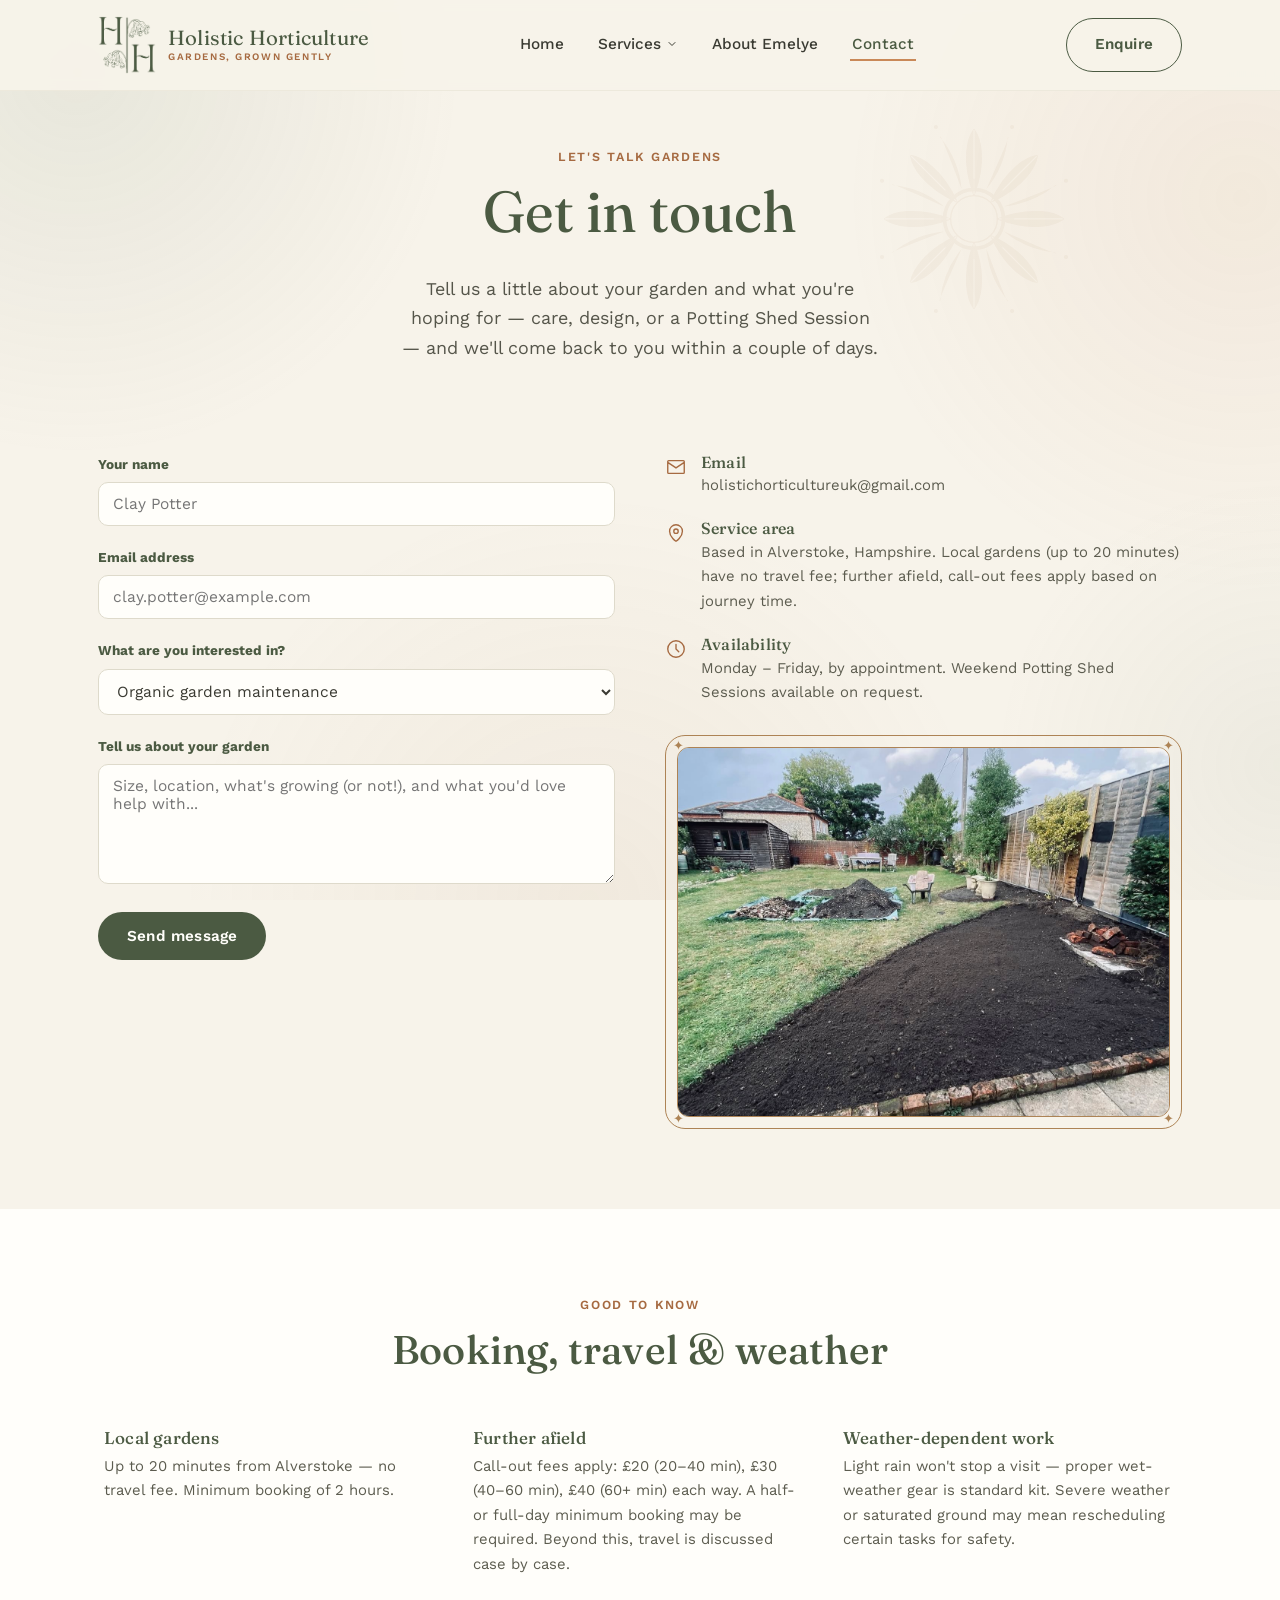
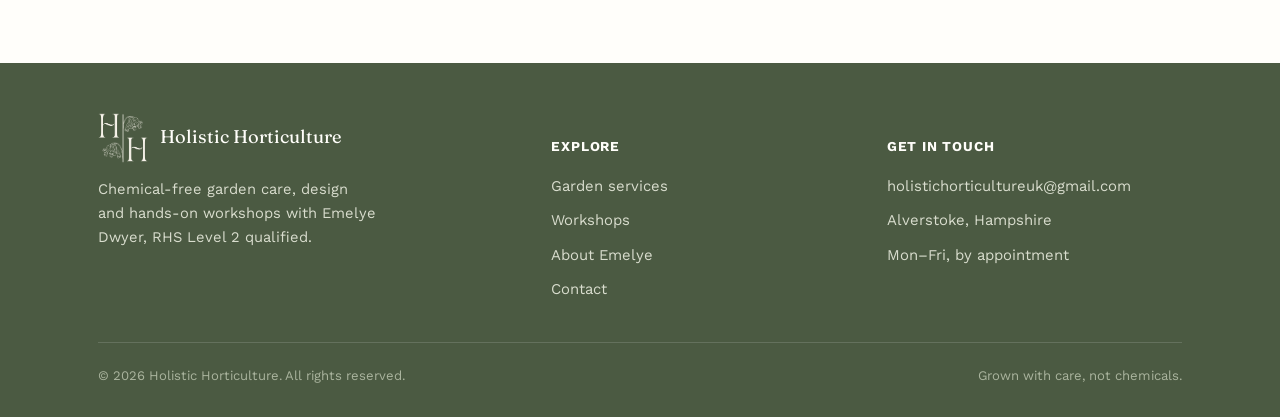
<file: contact.html>
<!doctype html>
<html lang="en">
<head>
<meta charset="UTF-8">
<meta name="viewport" content="width=device-width, initial-scale=1.0">
<title>Contact — Holistic Horticulture</title>
<meta name="description" content="Get in touch with Holistic Horticulture to book garden care, design, or a Potting Shed Session.">
<link rel="preconnect" href="https://fonts.googleapis.com">
<link href="https://fonts.googleapis.com/css2?family=Fraunces:opsz,wght@9..144,400..600&family=Work+Sans:wght@400;500;600;700&display=swap" rel="stylesheet">
<link rel="icon" type="image/png" href="assets/png/favicon-32.png">
<link rel="apple-touch-icon" href="assets/png/favicon-180.png">
<link rel="stylesheet" href="styles.css?v=2">
</head>
<body>

<header class="site-header">
  <div class="nav-row">
    <a href="/" class="brand">
      <img src="assets/logos/hh-monogram-full.png" alt="Holistic Horticulture" width="58" height="58">
      <span class="brand-word">Holistic Horticulture<small>Gardens, grown gently</small></span>
    </a>
    <nav class="main-nav">
      <ul>
        <li><a href="/">Home</a></li>
        <li class="nav-dropdown">
          <button class="nav-dropdown-toggle" type="button" aria-expanded="false">Services
            <svg viewBox="0 0 24 24" fill="none"><path d="M6 9l6 6 6-6" stroke="currentColor" stroke-width="2" stroke-linecap="round" stroke-linejoin="round"/></svg>
          </button>
          <ul class="nav-dropdown-menu">
            <li><a href="services">All Services</a></li>
            <li><a href="garden-care">Organic Garden Care</a></li>
            <li><a href="garden-design">Garden Design &amp; Planning</a></li>
            <li><a href="workshops">The Potting Shed Sessions</a></li>
            <li><a href="garden-fitness">Garden-Ready Fitness</a></li>
            <li><a href="consultancy">Consultancy</a></li>
          </ul>
        </li>
        <li><a href="about">About Emelye</a></li>
        <li><a href="contact" class="active">Contact</a></li>
      </ul>
    </nav>
    <div class="nav-cta">
      <a href="contact" class="btn btn-ghost">Enquire</a>
      <button class="nav-toggle" aria-label="Toggle menu">
        <svg width="20" height="20" viewBox="0 0 24 24" fill="none"><path d="M3 6h18M3 12h18M3 18h18" stroke="var(--sage-dark)" stroke-width="2" stroke-linecap="round"/></svg>
      </button>
    </div>
  </div>
</header>

<main>

  <div class="container page-header bg-watermark" style="--wm-pos:88% -10%; --wm-size:260px;">
    <span class="eyebrow">Let's talk gardens</span>
    <h1>Get in touch</h1>
    <p class="hero-sub center" style="margin:0 auto;">Tell us a little about your garden and what you're hoping for — care, design, or a Potting Shed Session — and we'll come back to you within a couple of days.</p>
  </div>

  <section>
    <div class="container contact-grid">
      <form id="contact-form">
        <div class="form-field">
          <label for="name">Your name</label>
          <input type="text" id="name" name="name" required placeholder="Clay Potter">
        </div>
        <div class="form-field">
          <label for="email">Email address</label>
          <input type="email" id="email" name="email" required placeholder="clay.potter@example.com">
        </div>
        <div class="form-field">
          <label for="interest">What are you interested in?</label>
          <select id="interest" name="interest">
            <option>Organic garden maintenance</option>
            <option>Garden design &amp; planning</option>
            <option>A Potting Shed Session (workshop)</option>
            <option>Not sure yet — just enquiring</option>
          </select>
        </div>
        <div class="form-field">
          <label for="message">Tell us about your garden</label>
          <textarea id="message" name="message" required placeholder="Size, location, what's growing (or not!), and what you'd love help with..."></textarea>
        </div>
        <button type="submit" class="btn btn-primary">Send message</button>
      </form>

      <div class="contact-info">
        <div class="info-item">
          <svg viewBox="0 0 24 24" fill="none"><path d="M3 7l9 6 9-6M4 5h16a1 1 0 011 1v12a1 1 0 01-1 1H4a1 1 0 01-1-1V6a1 1 0 011-1z" stroke="currentColor" stroke-width="1.5"/></svg>
          <div>
            <h4>Email</h4>
            <p>holistichorticultureuk@gmail.com</p>
          </div>
        </div>
        <div class="info-item">
          <svg viewBox="0 0 24 24" fill="none"><path d="M12 21s7-4.5 7-11a7 7 0 10-14 0c0 6.5 7 11 7 11z" stroke="currentColor" stroke-width="1.5"/><circle cx="12" cy="10" r="2.4" stroke="currentColor" stroke-width="1.5"/></svg>
          <div>
            <h4>Service area</h4>
            <p>Based in Alverstoke, Hampshire. Local gardens (up to 20 minutes) have no travel fee; further afield, call-out fees apply based on journey time.</p>
          </div>
        </div>
        <div class="info-item">
          <svg viewBox="0 0 24 24" fill="none"><circle cx="12" cy="12" r="9" stroke="currentColor" stroke-width="1.5"/><path d="M12 7v5l3 3" stroke="currentColor" stroke-width="1.5" stroke-linecap="round"/></svg>
          <div>
            <h4>Availability</h4>
            <p>Monday – Friday, by appointment. Weekend Potting Shed Sessions available on request.</p>
          </div>
        </div>
        <div class="tarot-frame" style="margin-top:30px;">
          <span class="corner tl">✦</span>
          <span class="corner tr">✦</span>
          <span class="corner bl">✦</span>
          <span class="corner br">✦</span>
          <div class="photo tarot-frame-inner" style="aspect-ratio:4/3;">
            <img src="assets/photos/border-prep-wide.jpg" alt="A freshly prepared garden border, ready for planting">
          </div>
        </div>
      </div>
    </div>
  </section>

  <!-- GOOD TO KNOW -->
  <section class="section-alt">
    <div class="container">
      <div class="section-head">
        <span class="eyebrow">Good to know</span>
        <h2>Booking, travel &amp; weather</h2>
      </div>
      <div class="values-grid">
        <div class="value">
          <h4>Local gardens</h4>
          <p>Up to 20 minutes from Alverstoke — no travel fee. Minimum booking of 2 hours.</p>
        </div>
        <div class="value">
          <h4>Further afield</h4>
          <p>Call-out fees apply: £20 (20–40 min), £30 (40–60 min), £40 (60+ min) each way. A half- or full-day minimum booking may be required. Beyond this, travel is discussed case by case.</p>
        </div>
        <div class="value">
          <h4>Weather-dependent work</h4>
          <p>Light rain won't stop a visit — proper wet-weather gear is standard kit. Severe weather or saturated ground may mean rescheduling certain tasks for safety.</p>
        </div>
      </div>
    </div>
  </section>

</main>

<footer>
  <div class="container">
    <div class="footer-grid">
      <div>
        <div class="footer-brand">
          <img src="assets/logos/hh-monogram-full-reversed.png" alt="Holistic Horticulture" width="50" height="50">
          <span>Holistic Horticulture</span>
        </div>
        <p style="max-width:280px; font-size:0.92rem;">Chemical-free garden care, design and hands-on workshops with Emelye Dwyer, RHS Level 2 qualified.</p>
      </div>
      <div>
        <h5>Explore</h5>
        <ul>
          <li><a href="services">Garden services</a></li>
          <li><a href="workshops">Workshops</a></li>
          <li><a href="about">About Emelye</a></li>
          <li><a href="contact">Contact</a></li>
        </ul>
      </div>
      <div>
        <h5>Get in touch</h5>
        <ul>
          <li>holistichorticultureuk@gmail.com</li>
          <li>Alverstoke, Hampshire</li>
          <li>Mon&ndash;Fri, by appointment</li>
        </ul>
      </div>
    </div>
    <div class="footer-bottom">
      <span>© 2026 Holistic Horticulture. All rights reserved.</span>
      <span>Grown with care, not chemicals.</span>
    </div>
  </div>
</footer>

<script src="script.js"></script>
</body>
</html>
</file>
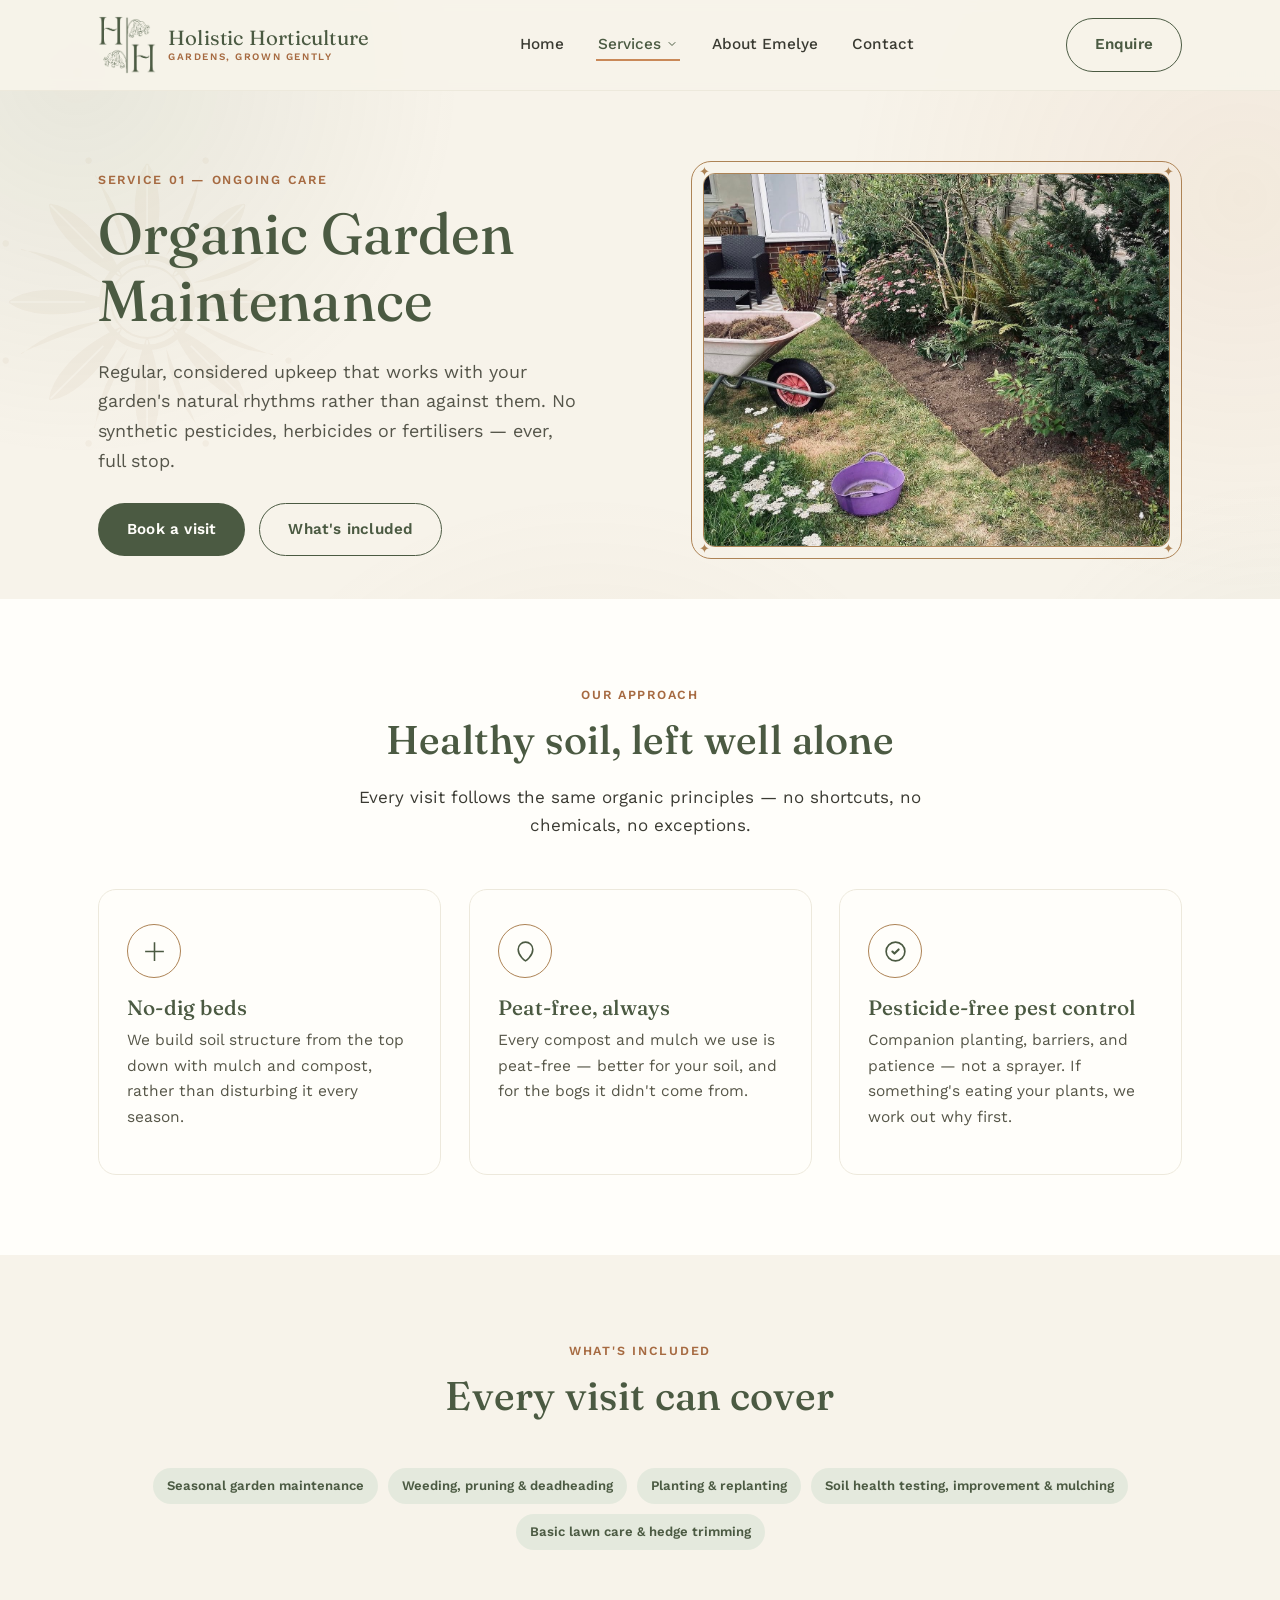
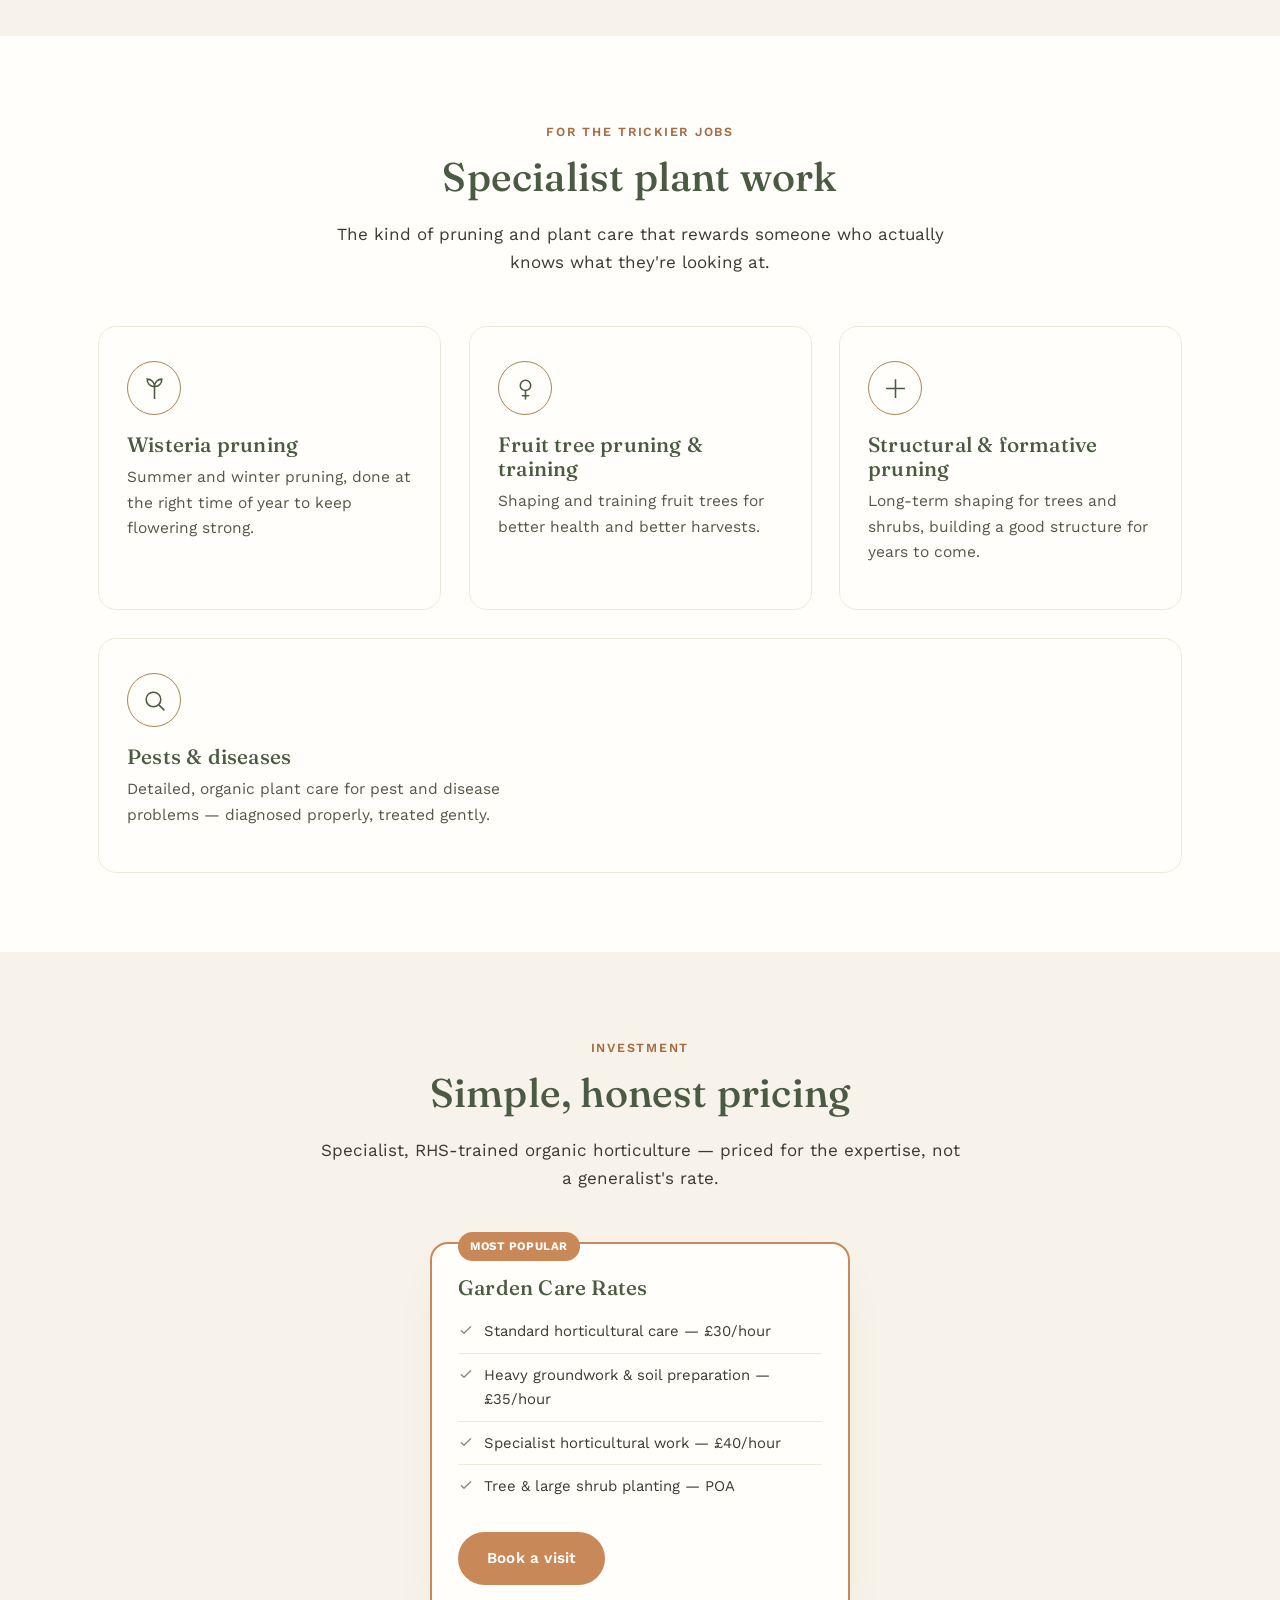
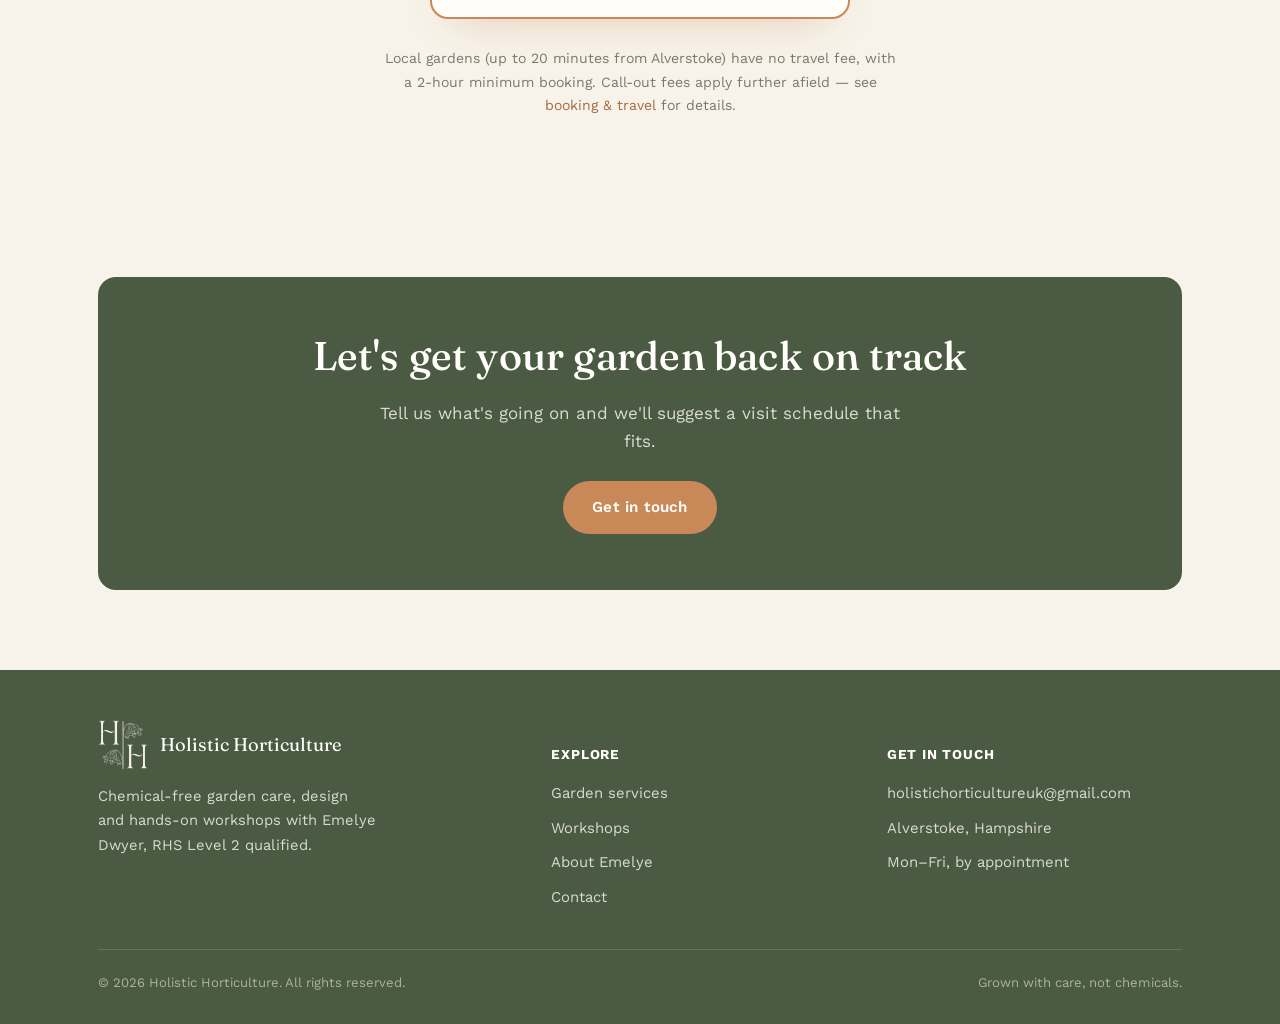
<file: garden-care.html>
<!doctype html>
<html lang="en">
<head>
<meta charset="UTF-8">
<meta name="viewport" content="width=device-width, initial-scale=1.0">
<title>Organic Garden Maintenance — Holistic Horticulture</title>
<meta name="description" content="Regular, chemical-free garden maintenance around Gosport & Portsmouth — organic weeding, pruning, feeding and seasonal care with Holistic Horticulture.">
<link rel="preconnect" href="https://fonts.googleapis.com">
<link href="https://fonts.googleapis.com/css2?family=Fraunces:opsz,wght@9..144,400..600&family=Work+Sans:wght@400;500;600;700&display=swap" rel="stylesheet">
<link rel="icon" type="image/png" href="assets/png/favicon-32.png">
<link rel="apple-touch-icon" href="assets/png/favicon-180.png">
<link rel="stylesheet" href="styles.css">
</head>
<body>

<header class="site-header">
  <div class="nav-row">
    <a href="index.html" class="brand">
      <img src="assets/logos/hh-monogram-full.png" alt="Holistic Horticulture" width="58" height="58">
      <span class="brand-word">Holistic Horticulture<small>Gardens, grown gently</small></span>
    </a>
    <nav class="main-nav">
      <ul>
        <li><a href="index.html">Home</a></li>
        <li class="nav-dropdown">
          <button class="nav-dropdown-toggle active" type="button" aria-expanded="false">Services
            <svg viewBox="0 0 24 24" fill="none"><path d="M6 9l6 6 6-6" stroke="currentColor" stroke-width="2" stroke-linecap="round" stroke-linejoin="round"/></svg>
          </button>
          <ul class="nav-dropdown-menu">
            <li><a href="services.html">All Services</a></li>
            <li><a href="garden-care.html" class="active">Organic Garden Care</a></li>
            <li><a href="garden-design.html">Garden Design &amp; Planning</a></li>
            <li><a href="workshops.html">The Potting Shed Sessions</a></li>
            <li><a href="garden-fitness.html">Garden-Ready Fitness</a></li>
            <li><a href="consultancy.html">Consultancy</a></li>
          </ul>
        </li>
        <li><a href="about.html">About Emelye</a></li>
        <li><a href="contact.html">Contact</a></li>
      </ul>
    </nav>
    <div class="nav-cta">
      <a href="contact.html" class="btn btn-ghost">Enquire</a>
      <button class="nav-toggle" aria-label="Toggle menu">
        <svg width="20" height="20" viewBox="0 0 24 24" fill="none"><path d="M3 6h18M3 12h18M3 18h18" stroke="var(--sage-dark)" stroke-width="2" stroke-linecap="round"/></svg>
      </button>
    </div>
  </div>
</header>

<main>

  <section class="hero bg-watermark" style="--wm-pos:-6% 10%; --wm-size:400px; padding-bottom:40px;">
    <div class="container hero-grid">
      <div>
        <span class="eyebrow">Service 01 — Ongoing care</span>
        <h1>Organic Garden Maintenance</h1>
        <p class="hero-sub">Regular, considered upkeep that works with your garden's natural rhythms rather than against them. No synthetic pesticides, herbicides or fertilisers — ever, full stop.</p>
        <div class="hero-actions">
          <a href="contact.html" class="btn btn-primary">Book a visit</a>
          <a href="#included" class="btn btn-ghost">What's included</a>
        </div>
      </div>
      <div class="tarot-frame">
        <span class="corner tl">✦</span>
        <span class="corner tr">✦</span>
        <span class="corner bl">✦</span>
        <span class="corner br">✦</span>
        <div class="photo tarot-frame-inner" style="aspect-ratio:4/3.2;">
          <img src="assets/photos/wheelbarrow-border-work.jpg" alt="Wheelbarrow and tools beside a half-dug garden border mid-maintenance">
        </div>
      </div>
    </div>
  </section>

  <!-- APPROACH -->
  <section class="section-alt">
    <div class="container">
      <div class="section-head">
        <span class="eyebrow">Our approach</span>
        <h2>Healthy soil, left well alone</h2>
        <p>Every visit follows the same organic principles — no shortcuts, no chemicals, no exceptions.</p>
      </div>
      <div class="card-grid">
        <div class="card">
          <div class="icon-badge">
            <svg viewBox="0 0 24 24" fill="none"><path d="M3 12h18M12 3v18" stroke="currentColor" stroke-width="1.5"/></svg>
          </div>
          <h3>No-dig beds</h3>
          <p>We build soil structure from the top down with mulch and compost, rather than disturbing it every season.</p>
        </div>
        <div class="card">
          <div class="icon-badge">
            <svg viewBox="0 0 24 24" fill="none"><path d="M12 21s7-4.5 7-11a7 7 0 10-14 0c0 6.5 7 11 7 11z" stroke="currentColor" stroke-width="1.5"/></svg>
          </div>
          <h3>Peat-free, always</h3>
          <p>Every compost and mulch we use is peat-free — better for your soil, and for the bogs it didn't come from.</p>
        </div>
        <div class="card">
          <div class="icon-badge">
            <svg viewBox="0 0 24 24" fill="none"><path d="M9 12l2 2 4-4" stroke="currentColor" stroke-width="2" stroke-linecap="round" stroke-linejoin="round"/><circle cx="12" cy="12" r="9" stroke="currentColor" stroke-width="1.6"/></svg>
          </div>
          <h3>Pesticide-free pest control</h3>
          <p>Companion planting, barriers, and patience — not a sprayer. If something's eating your plants, we work out why first.</p>
        </div>
      </div>
    </div>
  </section>

  <!-- WHAT'S INCLUDED -->
  <section id="included">
    <div class="container">
      <div class="section-head">
        <span class="eyebrow">What's included</span>
        <h2>Every visit can cover</h2>
      </div>
      <div class="tag-list center" style="justify-content:center;">
        <span class="tag">Seasonal garden maintenance</span>
        <span class="tag">Weeding, pruning &amp; deadheading</span>
        <span class="tag">Planting &amp; replanting</span>
        <span class="tag">Soil health testing, improvement &amp; mulching</span>
        <span class="tag">Basic lawn care &amp; hedge trimming</span>
      </div>
    </div>
  </section>

  <!-- SPECIALIST PLANT WORK -->
  <section class="section-alt">
    <div class="container">
      <div class="section-head">
        <span class="eyebrow">For the trickier jobs</span>
        <h2>Specialist plant work</h2>
        <p>The kind of pruning and plant care that rewards someone who actually knows what they're looking at.</p>
      </div>
      <div class="card-grid">
        <div class="card">
          <div class="icon-badge">
            <svg viewBox="0 0 24 24" fill="none"><path d="M12 22V10M12 10c0-4 3-7 7-7 .3 4-3 7.5-7 7M12 10c0-4-3-7-7-7-.3 4 3 7.5 7 7" stroke="currentColor" stroke-width="1.5"/></svg>
          </div>
          <h3>Wisteria pruning</h3>
          <p>Summer and winter pruning, done at the right time of year to keep flowering strong.</p>
        </div>
        <div class="card">
          <div class="icon-badge">
            <svg viewBox="0 0 24 24" fill="none"><circle cx="12" cy="9" r="5" stroke="currentColor" stroke-width="1.5"/><path d="M12 14v8M9 19h6" stroke="currentColor" stroke-width="1.5" stroke-linecap="round"/></svg>
          </div>
          <h3>Fruit tree pruning &amp; training</h3>
          <p>Shaping and training fruit trees for better health and better harvests.</p>
        </div>
        <div class="card">
          <div class="icon-badge">
            <svg viewBox="0 0 24 24" fill="none"><path d="M3 12h18M12 3v18" stroke="currentColor" stroke-width="1.5"/></svg>
          </div>
          <h3>Structural &amp; formative pruning</h3>
          <p>Long-term shaping for trees and shrubs, building a good structure for years to come.</p>
        </div>
        <div class="card">
          <div class="icon-badge">
            <svg viewBox="0 0 24 24" fill="none"><circle cx="11" cy="11" r="7" stroke="currentColor" stroke-width="1.5"/><path d="M21 21l-4.35-4.35" stroke="currentColor" stroke-width="1.5" stroke-linecap="round"/></svg>
          </div>
          <h3>Pests &amp; diseases</h3>
          <p>Detailed, organic plant care for pest and disease problems — diagnosed properly, treated gently.</p>
        </div>
      </div>
    </div>
  </section>

  <!-- PRICING -->
  <section>
    <div class="container">
      <div class="section-head">
        <span class="eyebrow">Investment</span>
        <h2>Simple, honest pricing</h2>
        <p>Specialist, RHS-trained organic horticulture — priced for the expertise, not a generalist's rate.</p>
      </div>
      <div class="price-grid" style="max-width:420px; margin:0 auto;">
        <div class="price-card featured">
          <h3>Garden Care Rates</h3>
          <ul>
            <li><svg viewBox="0 0 24 24" fill="none"><path d="M5 13l4 4L19 7" stroke="currentColor" stroke-width="2" stroke-linecap="round" stroke-linejoin="round"/></svg>Standard horticultural care — £30/hour</li>
            <li><svg viewBox="0 0 24 24" fill="none"><path d="M5 13l4 4L19 7" stroke="currentColor" stroke-width="2" stroke-linecap="round" stroke-linejoin="round"/></svg>Heavy groundwork &amp; soil preparation — £35/hour</li>
            <li><svg viewBox="0 0 24 24" fill="none"><path d="M5 13l4 4L19 7" stroke="currentColor" stroke-width="2" stroke-linecap="round" stroke-linejoin="round"/></svg>Specialist horticultural work — £40/hour</li>
            <li><svg viewBox="0 0 24 24" fill="none"><path d="M5 13l4 4L19 7" stroke="currentColor" stroke-width="2" stroke-linecap="round" stroke-linejoin="round"/></svg>Tree &amp; large shrub planting — POA</li>
          </ul>
          <a href="contact.html" class="btn btn-primary">Book a visit</a>
        </div>
      </div>
      <p class="center" style="max-width:520px; margin:28px auto 0; font-size:0.88rem; color:#7a7a6c;">Local gardens (up to 20 minutes from Alverstoke) have no travel fee, with a 2-hour minimum booking. Call-out fees apply further afield — see <a href="contact.html">booking &amp; travel</a> for details.</p>
    </div>
  </section>

  <section>
    <div class="container">
      <div class="cta-band">
        <h2>Let's get your garden back on track</h2>
        <p>Tell us what's going on and we'll suggest a visit schedule that fits.</p>
        <a href="contact.html" class="btn btn-primary">Get in touch</a>
      </div>
    </div>
  </section>

</main>

<footer>
  <div class="container">
    <div class="footer-grid">
      <div>
        <div class="footer-brand">
          <img src="assets/logos/hh-monogram-full-reversed.png" alt="Holistic Horticulture" width="50" height="50">
          <span>Holistic Horticulture</span>
        </div>
        <p style="max-width:280px; font-size:0.92rem;">Chemical-free garden care, design and hands-on workshops with Emelye Dwyer, RHS Level 2 qualified.</p>
      </div>
      <div>
        <h5>Explore</h5>
        <ul>
          <li><a href="services.html">Garden services</a></li>
          <li><a href="workshops.html">Workshops</a></li>
          <li><a href="about.html">About Emelye</a></li>
          <li><a href="contact.html">Contact</a></li>
        </ul>
      </div>
      <div>
        <h5>Get in touch</h5>
        <ul>
          <li>holistichorticultureuk@gmail.com</li>
          <li>Alverstoke, Hampshire</li>
          <li>Mon&ndash;Fri, by appointment</li>
        </ul>
      </div>
    </div>
    <div class="footer-bottom">
      <span>© 2026 Holistic Horticulture. All rights reserved.</span>
      <span>Grown with care, not chemicals.</span>
    </div>
  </div>
</footer>

<script src="script.js"></script>
</body>
</html>
</file>
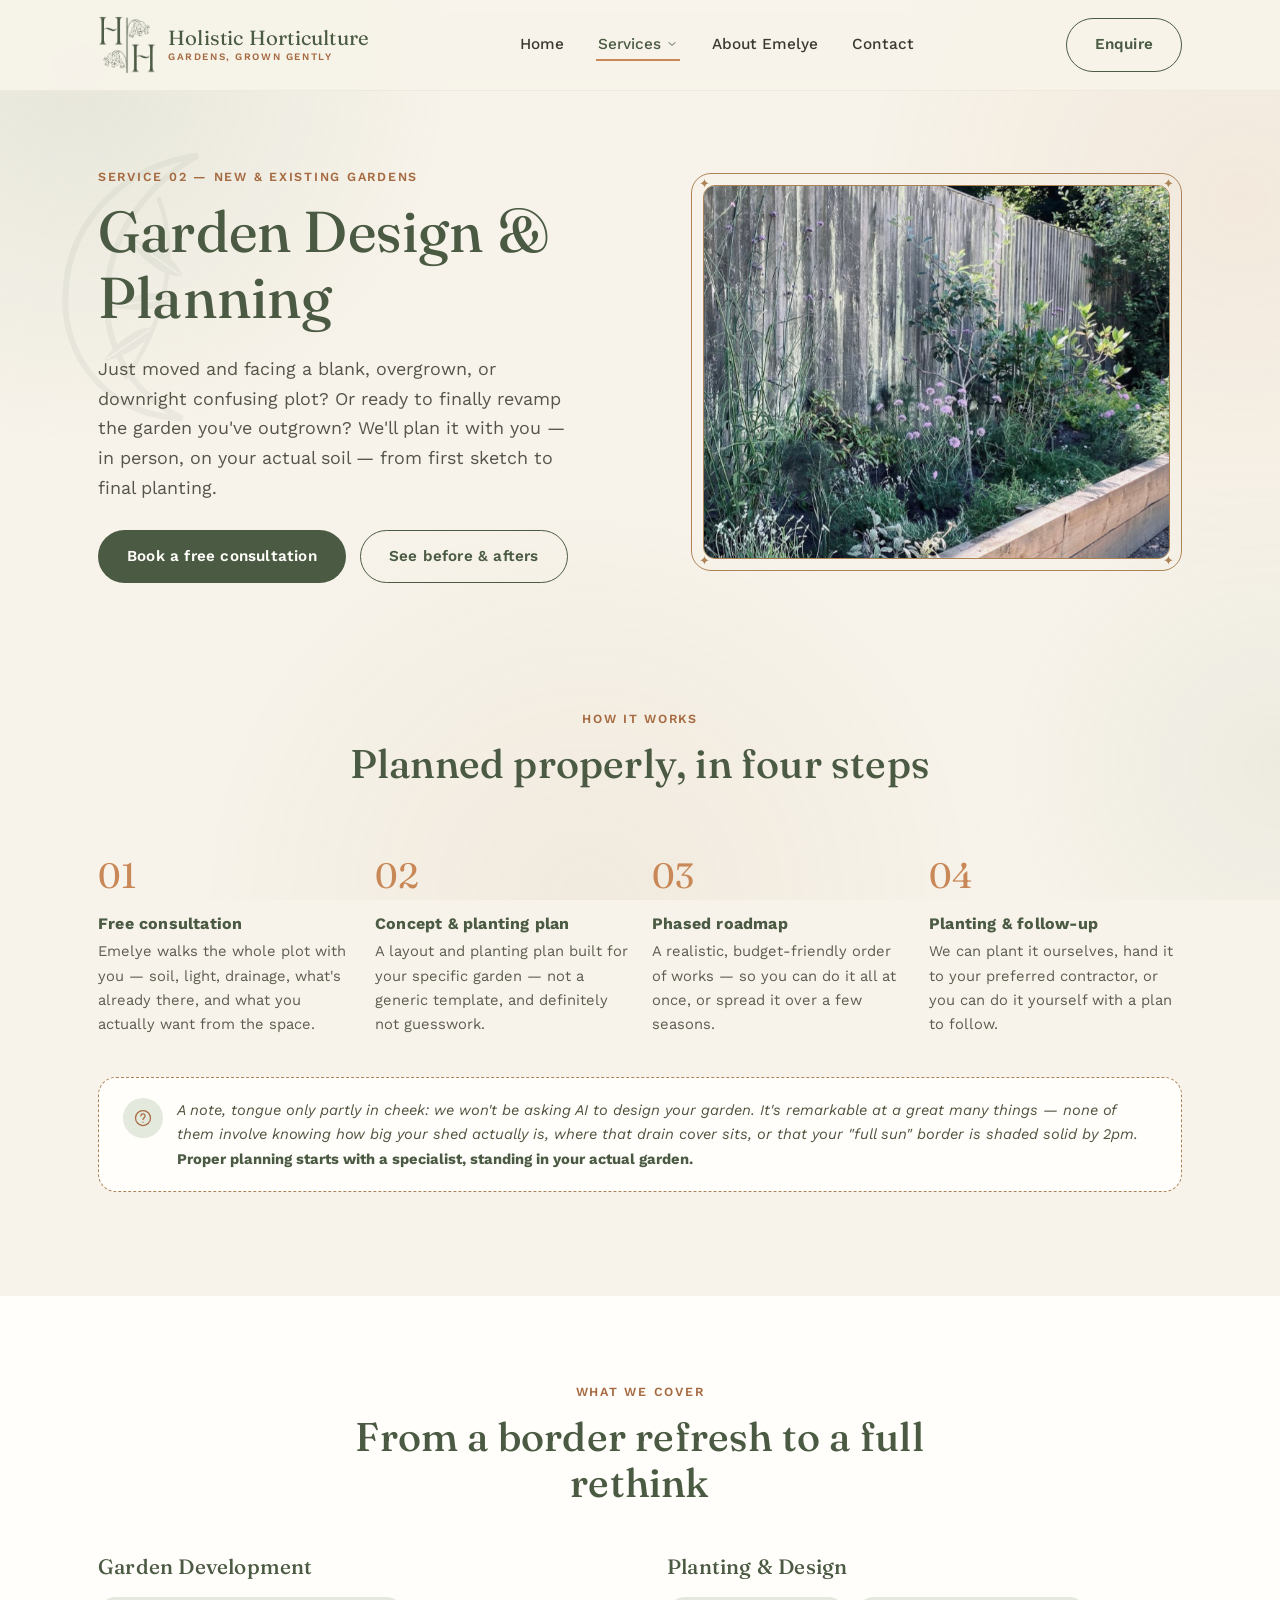
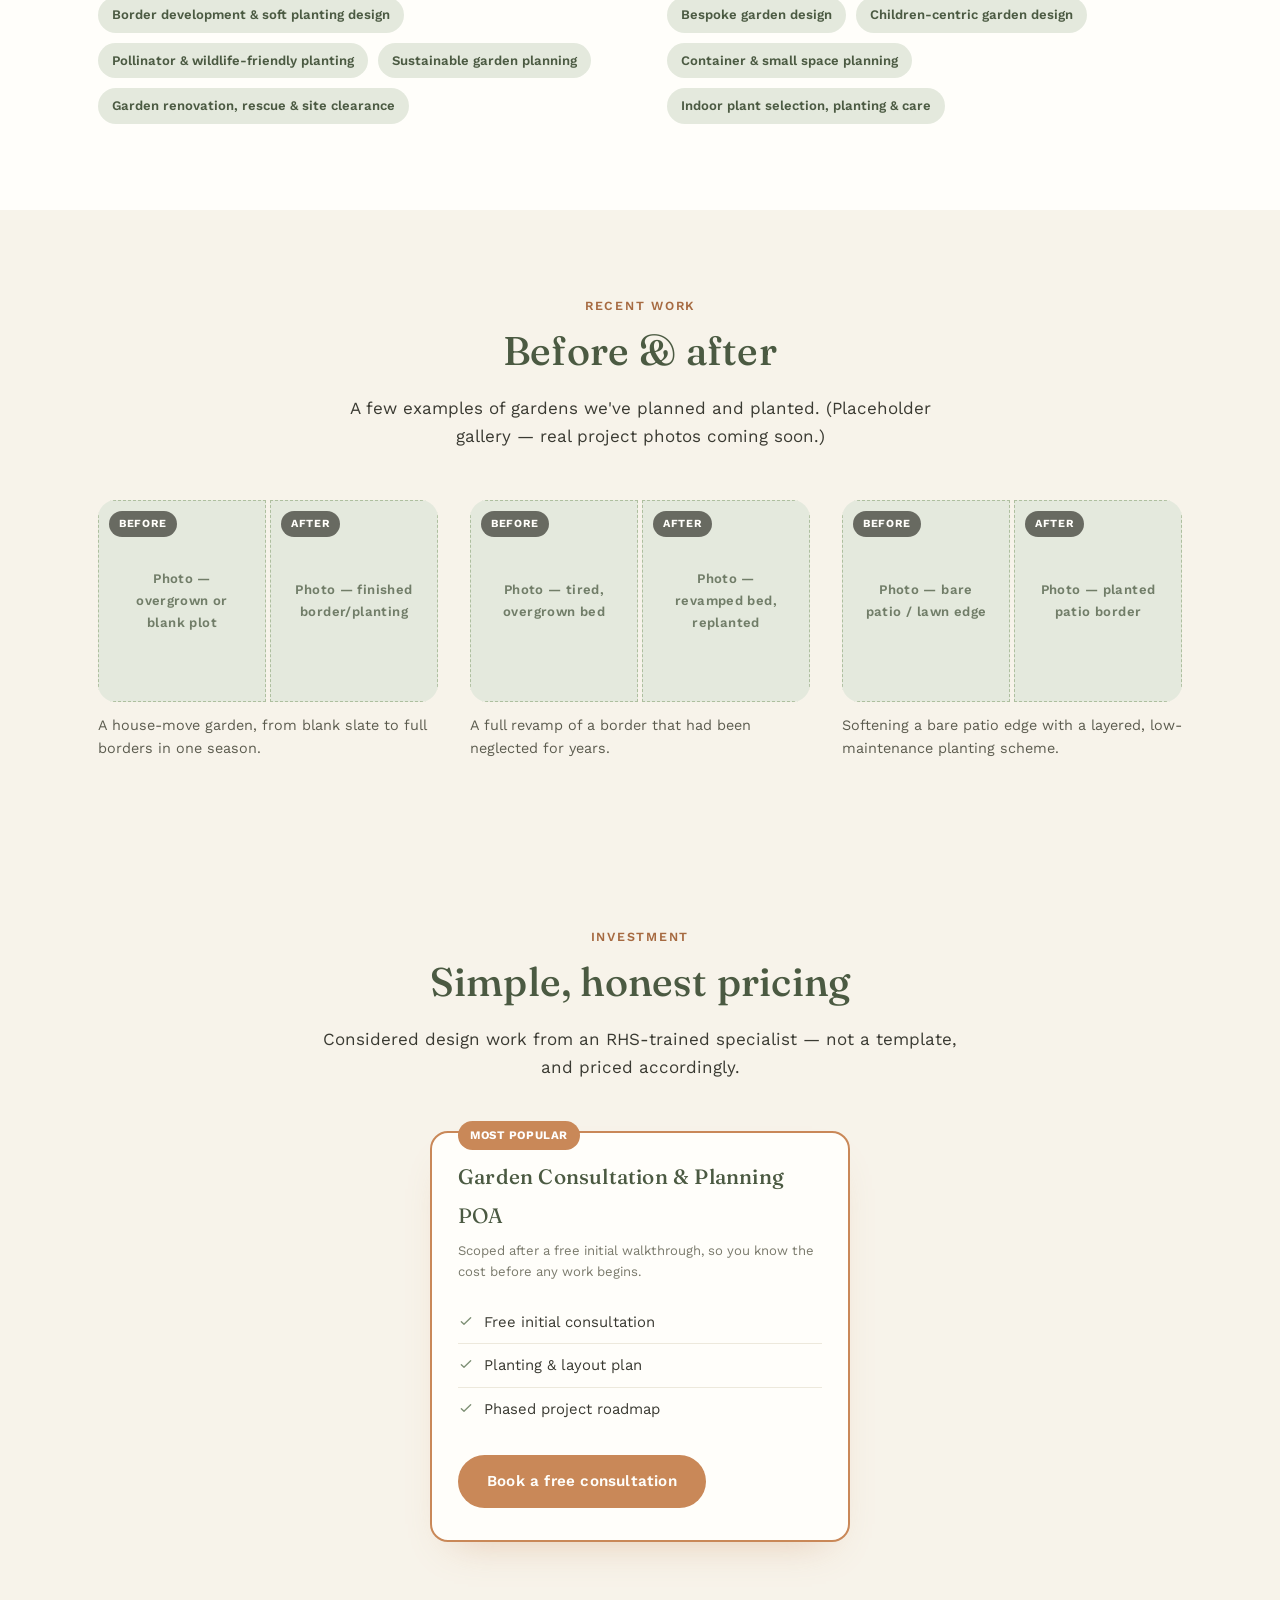
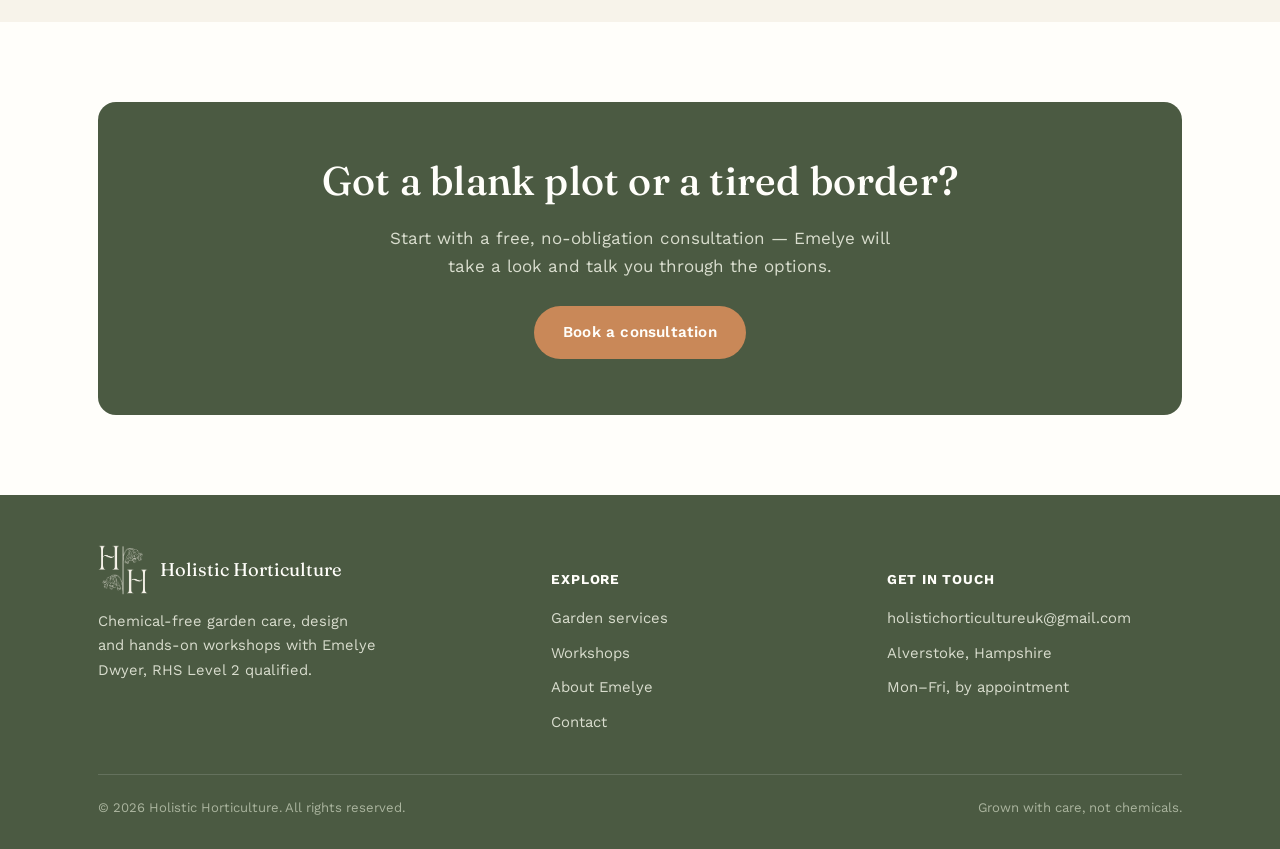
<file: garden-design.html>
<!doctype html>
<html lang="en">
<head>
<meta charset="UTF-8">
<meta name="viewport" content="width=device-width, initial-scale=1.0">
<title>Garden Design &amp; Planning — Holistic Horticulture</title>
<meta name="description" content="Garden design and planning for new gardens after a house move, or full revamps of existing ones — planned on-site, by a person, in Gosport & Portsmouth.">
<link rel="preconnect" href="https://fonts.googleapis.com">
<link href="https://fonts.googleapis.com/css2?family=Fraunces:opsz,wght@9..144,400..600&family=Work+Sans:wght@400;500;600;700&display=swap" rel="stylesheet">
<link rel="icon" type="image/png" href="assets/png/favicon-32.png">
<link rel="apple-touch-icon" href="assets/png/favicon-180.png">
<link rel="stylesheet" href="styles.css">
</head>
<body>

<header class="site-header">
  <div class="nav-row">
    <a href="index.html" class="brand">
      <img src="assets/logos/hh-monogram-full.png" alt="Holistic Horticulture" width="58" height="58">
      <span class="brand-word">Holistic Horticulture<small>Gardens, grown gently</small></span>
    </a>
    <nav class="main-nav">
      <ul>
        <li><a href="index.html">Home</a></li>
        <li class="nav-dropdown">
          <button class="nav-dropdown-toggle active" type="button" aria-expanded="false">Services
            <svg viewBox="0 0 24 24" fill="none"><path d="M6 9l6 6 6-6" stroke="currentColor" stroke-width="2" stroke-linecap="round" stroke-linejoin="round"/></svg>
          </button>
          <ul class="nav-dropdown-menu">
            <li><a href="services.html">All Services</a></li>
            <li><a href="garden-care.html">Organic Garden Care</a></li>
            <li><a href="garden-design.html" class="active">Garden Design &amp; Planning</a></li>
            <li><a href="workshops.html">The Potting Shed Sessions</a></li>
            <li><a href="garden-fitness.html">Garden-Ready Fitness</a></li>
            <li><a href="consultancy.html">Consultancy</a></li>
          </ul>
        </li>
        <li><a href="about.html">About Emelye</a></li>
        <li><a href="contact.html">Contact</a></li>
      </ul>
    </nav>
    <div class="nav-cta">
      <a href="contact.html" class="btn btn-ghost">Enquire</a>
      <button class="nav-toggle" aria-label="Toggle menu">
        <svg width="20" height="20" viewBox="0 0 24 24" fill="none"><path d="M3 6h18M3 12h18M3 18h18" stroke="var(--sage-dark)" stroke-width="2" stroke-linecap="round"/></svg>
      </button>
    </div>
  </div>
</header>

<main>

  <section class="hero bg-watermark moon" style="--wm-pos:-6% 10%; --wm-size:380px; padding-bottom:40px;">
    <div class="container hero-grid">
      <div>
        <span class="eyebrow">Service 02 — New &amp; existing gardens</span>
        <h1>Garden Design &amp; Planning</h1>
        <p class="hero-sub">Just moved and facing a blank, overgrown, or downright confusing plot? Or ready to finally revamp the garden you've outgrown? We'll plan it with you — in person, on your actual soil — from first sketch to final planting.</p>
        <div class="hero-actions">
          <a href="contact.html" class="btn btn-primary">Book a free consultation</a>
          <a href="#before-after" class="btn btn-ghost">See before &amp; afters</a>
        </div>
      </div>
      <div class="tarot-frame">
        <span class="corner tl">✦</span>
        <span class="corner tr">✦</span>
        <span class="corner bl">✦</span>
        <span class="corner br">✦</span>
        <div class="photo tarot-frame-inner" style="aspect-ratio:4/3.2;">
          <img src="assets/photos/flowerbed-by-fence.jpg" alt="A finished, thriving flower bed in bloom along a garden fence">
        </div>
      </div>
    </div>
  </section>

  <!-- PROCESS -->
  <section>
    <div class="container">
      <div class="section-head">
        <span class="eyebrow">How it works</span>
        <h2>Planned properly, in four steps</h2>
      </div>
      <div class="steps">
        <div class="step">
          <span class="step-num">01</span>
          <h4>Free consultation</h4>
          <p>Emelye walks the whole plot with you — soil, light, drainage, what's already there, and what you actually want from the space.</p>
        </div>
        <div class="step">
          <span class="step-num">02</span>
          <h4>Concept &amp; planting plan</h4>
          <p>A layout and planting plan built for your specific garden — not a generic template, and definitely not guesswork.</p>
        </div>
        <div class="step">
          <span class="step-num">03</span>
          <h4>Phased roadmap</h4>
          <p>A realistic, budget-friendly order of works — so you can do it all at once, or spread it over a few seasons.</p>
        </div>
        <div class="step">
          <span class="step-num">04</span>
          <h4>Planting &amp; follow-up</h4>
          <p>We can plant it ourselves, hand it to your preferred contractor, or you can do it yourself with a plan to follow.</p>
        </div>
      </div>

      <div class="aside-note">
        <div class="icon-badge">
          <svg viewBox="0 0 24 24" fill="none"><circle cx="12" cy="12" r="9" stroke="currentColor" stroke-width="1.5"/><path d="M9.5 9.5a2.5 2.5 0 114 2c-.6.6-1.5 1-1.5 2.2M12 17h.01" stroke="currentColor" stroke-width="1.5" stroke-linecap="round"/></svg>
        </div>
        <p>A note, tongue only partly in cheek: we won't be asking AI to design your garden. It's remarkable at a great many things — none of them involve knowing how big your shed actually is, where that drain cover sits, or that your "full sun" border is shaded solid by 2pm. <strong>Proper planning starts with a specialist, standing in your actual garden.</strong></p>
      </div>
    </div>
  </section>

  <!-- WHAT WE COVER -->
  <section class="section-alt">
    <div class="container">
      <div class="section-head">
        <span class="eyebrow">What we cover</span>
        <h2>From a border refresh to a full rethink</h2>
      </div>
      <div class="feature-row">
        <div class="feature-text">
          <h3 style="color:var(--sage-dark); font-family:var(--font-head); font-size:1.3rem; margin-bottom:12px;">Garden Development</h3>
          <div class="tag-list">
            <span class="tag">Border development &amp; soft planting design</span>
            <span class="tag">Pollinator &amp; wildlife-friendly planting</span>
            <span class="tag">Sustainable garden planning</span>
            <span class="tag">Garden renovation, rescue &amp; site clearance</span>
          </div>
        </div>
        <div class="feature-text">
          <h3 style="color:var(--sage-dark); font-family:var(--font-head); font-size:1.3rem; margin-bottom:12px;">Planting &amp; Design</h3>
          <div class="tag-list">
            <span class="tag">Bespoke garden design</span>
            <span class="tag">Children-centric garden design</span>
            <span class="tag">Container &amp; small space planning</span>
            <span class="tag">Indoor plant selection, planting &amp; care</span>
          </div>
        </div>
      </div>
    </div>
  </section>

  <!-- BEFORE / AFTER -->
  <section id="before-after">
    <div class="container">
      <div class="section-head">
        <span class="eyebrow">Recent work</span>
        <h2>Before &amp; after</h2>
        <p>A few examples of gardens we've planned and planted. (Placeholder gallery — real project photos coming soon.)</p>
      </div>
      <div class="ba-grid">
        <figure class="ba-pair">
          <div class="ba-images">
            <div class="img-placeholder" style="aspect-ratio:3/3.6; border-radius:0;">
              <span class="ba-tag">Before</span>
              <div class="ph-inner"><span class="ph-label">Photo — overgrown or blank plot</span></div>
            </div>
            <div class="img-placeholder" style="aspect-ratio:3/3.6; border-radius:0;">
              <span class="ba-tag">After</span>
              <div class="ph-inner"><span class="ph-label">Photo — finished border/planting</span></div>
            </div>
          </div>
          <figcaption>A house-move garden, from blank slate to full borders in one season.</figcaption>
        </figure>
        <figure class="ba-pair">
          <div class="ba-images">
            <div class="img-placeholder" style="aspect-ratio:3/3.6; border-radius:0;">
              <span class="ba-tag">Before</span>
              <div class="ph-inner"><span class="ph-label">Photo — tired, overgrown bed</span></div>
            </div>
            <div class="img-placeholder" style="aspect-ratio:3/3.6; border-radius:0;">
              <span class="ba-tag">After</span>
              <div class="ph-inner"><span class="ph-label">Photo — revamped bed, replanted</span></div>
            </div>
          </div>
          <figcaption>A full revamp of a border that had been neglected for years.</figcaption>
        </figure>
        <figure class="ba-pair">
          <div class="ba-images">
            <div class="img-placeholder" style="aspect-ratio:3/3.6; border-radius:0;">
              <span class="ba-tag">Before</span>
              <div class="ph-inner"><span class="ph-label">Photo — bare patio / lawn edge</span></div>
            </div>
            <div class="img-placeholder" style="aspect-ratio:3/3.6; border-radius:0;">
              <span class="ba-tag">After</span>
              <div class="ph-inner"><span class="ph-label">Photo — planted patio border</span></div>
            </div>
          </div>
          <figcaption>Softening a bare patio edge with a layered, low-maintenance planting scheme.</figcaption>
        </figure>
      </div>
    </div>
  </section>

  <!-- PRICING -->
  <section>
    <div class="container">
      <div class="section-head">
        <span class="eyebrow">Investment</span>
        <h2>Simple, honest pricing</h2>
        <p>Considered design work from an RHS-trained specialist — not a template, and priced accordingly.</p>
      </div>
      <div class="price-grid" style="max-width:420px; margin:0 auto;">
        <div class="price-card featured">
          <h3>Garden Consultation &amp; Planning</h3>
          <div class="price custom">POA<span> &nbsp;</span></div>
          <p class="note">Scoped after a free initial walkthrough, so you know the cost before any work begins.</p>
          <ul>
            <li><svg viewBox="0 0 24 24" fill="none"><path d="M5 13l4 4L19 7" stroke="currentColor" stroke-width="2" stroke-linecap="round" stroke-linejoin="round"/></svg>Free initial consultation</li>
            <li><svg viewBox="0 0 24 24" fill="none"><path d="M5 13l4 4L19 7" stroke="currentColor" stroke-width="2" stroke-linecap="round" stroke-linejoin="round"/></svg>Planting &amp; layout plan</li>
            <li><svg viewBox="0 0 24 24" fill="none"><path d="M5 13l4 4L19 7" stroke="currentColor" stroke-width="2" stroke-linecap="round" stroke-linejoin="round"/></svg>Phased project roadmap</li>
          </ul>
          <a href="contact.html" class="btn btn-primary">Book a free consultation</a>
        </div>
      </div>
    </div>
  </section>

  <section class="section-alt">
    <div class="container">
      <div class="cta-band">
        <h2>Got a blank plot or a tired border?</h2>
        <p>Start with a free, no-obligation consultation — Emelye will take a look and talk you through the options.</p>
        <a href="contact.html" class="btn btn-primary">Book a consultation</a>
      </div>
    </div>
  </section>

</main>

<footer>
  <div class="container">
    <div class="footer-grid">
      <div>
        <div class="footer-brand">
          <img src="assets/logos/hh-monogram-full-reversed.png" alt="Holistic Horticulture" width="50" height="50">
          <span>Holistic Horticulture</span>
        </div>
        <p style="max-width:280px; font-size:0.92rem;">Chemical-free garden care, design and hands-on workshops with Emelye Dwyer, RHS Level 2 qualified.</p>
      </div>
      <div>
        <h5>Explore</h5>
        <ul>
          <li><a href="services.html">Garden services</a></li>
          <li><a href="workshops.html">Workshops</a></li>
          <li><a href="about.html">About Emelye</a></li>
          <li><a href="contact.html">Contact</a></li>
        </ul>
      </div>
      <div>
        <h5>Get in touch</h5>
        <ul>
          <li>holistichorticultureuk@gmail.com</li>
          <li>Alverstoke, Hampshire</li>
          <li>Mon&ndash;Fri, by appointment</li>
        </ul>
      </div>
    </div>
    <div class="footer-bottom">
      <span>© 2026 Holistic Horticulture. All rights reserved.</span>
      <span>Grown with care, not chemicals.</span>
    </div>
  </div>
</footer>

<script src="script.js"></script>
</body>
</html>
</file>
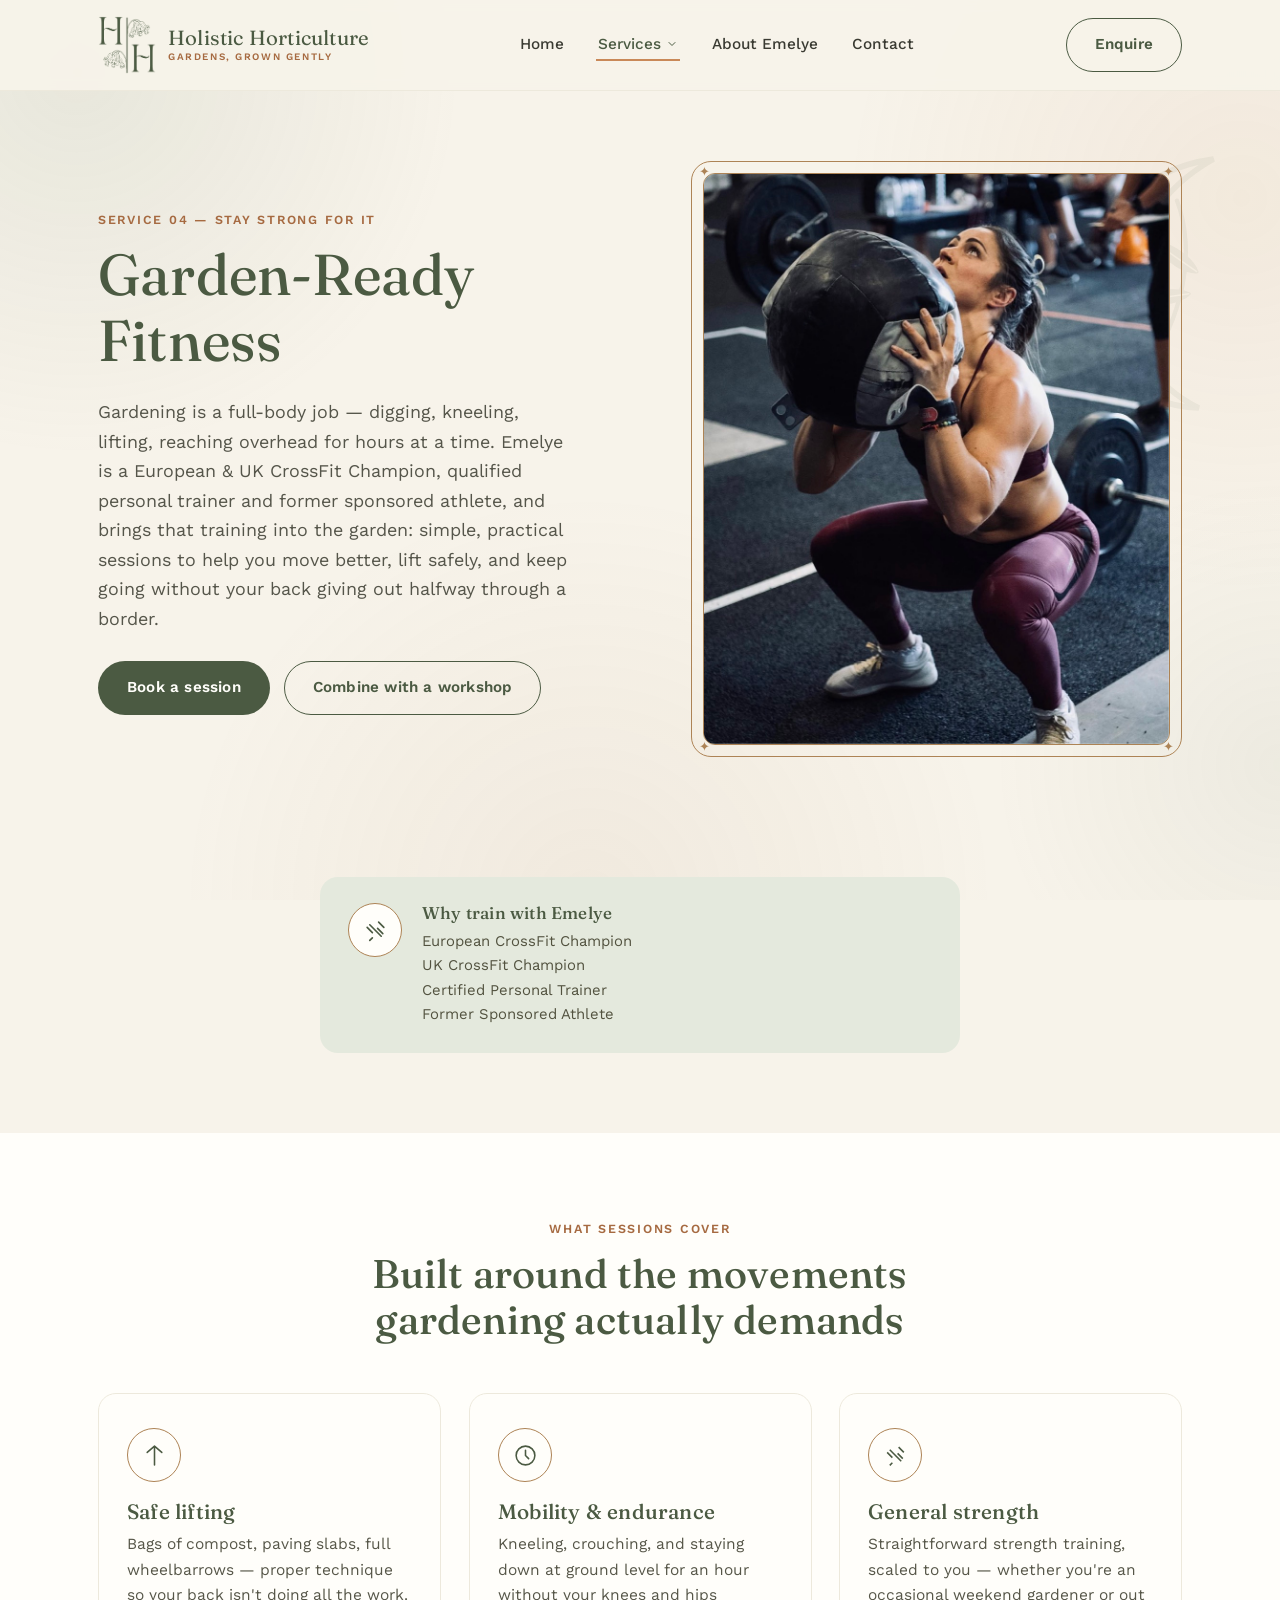
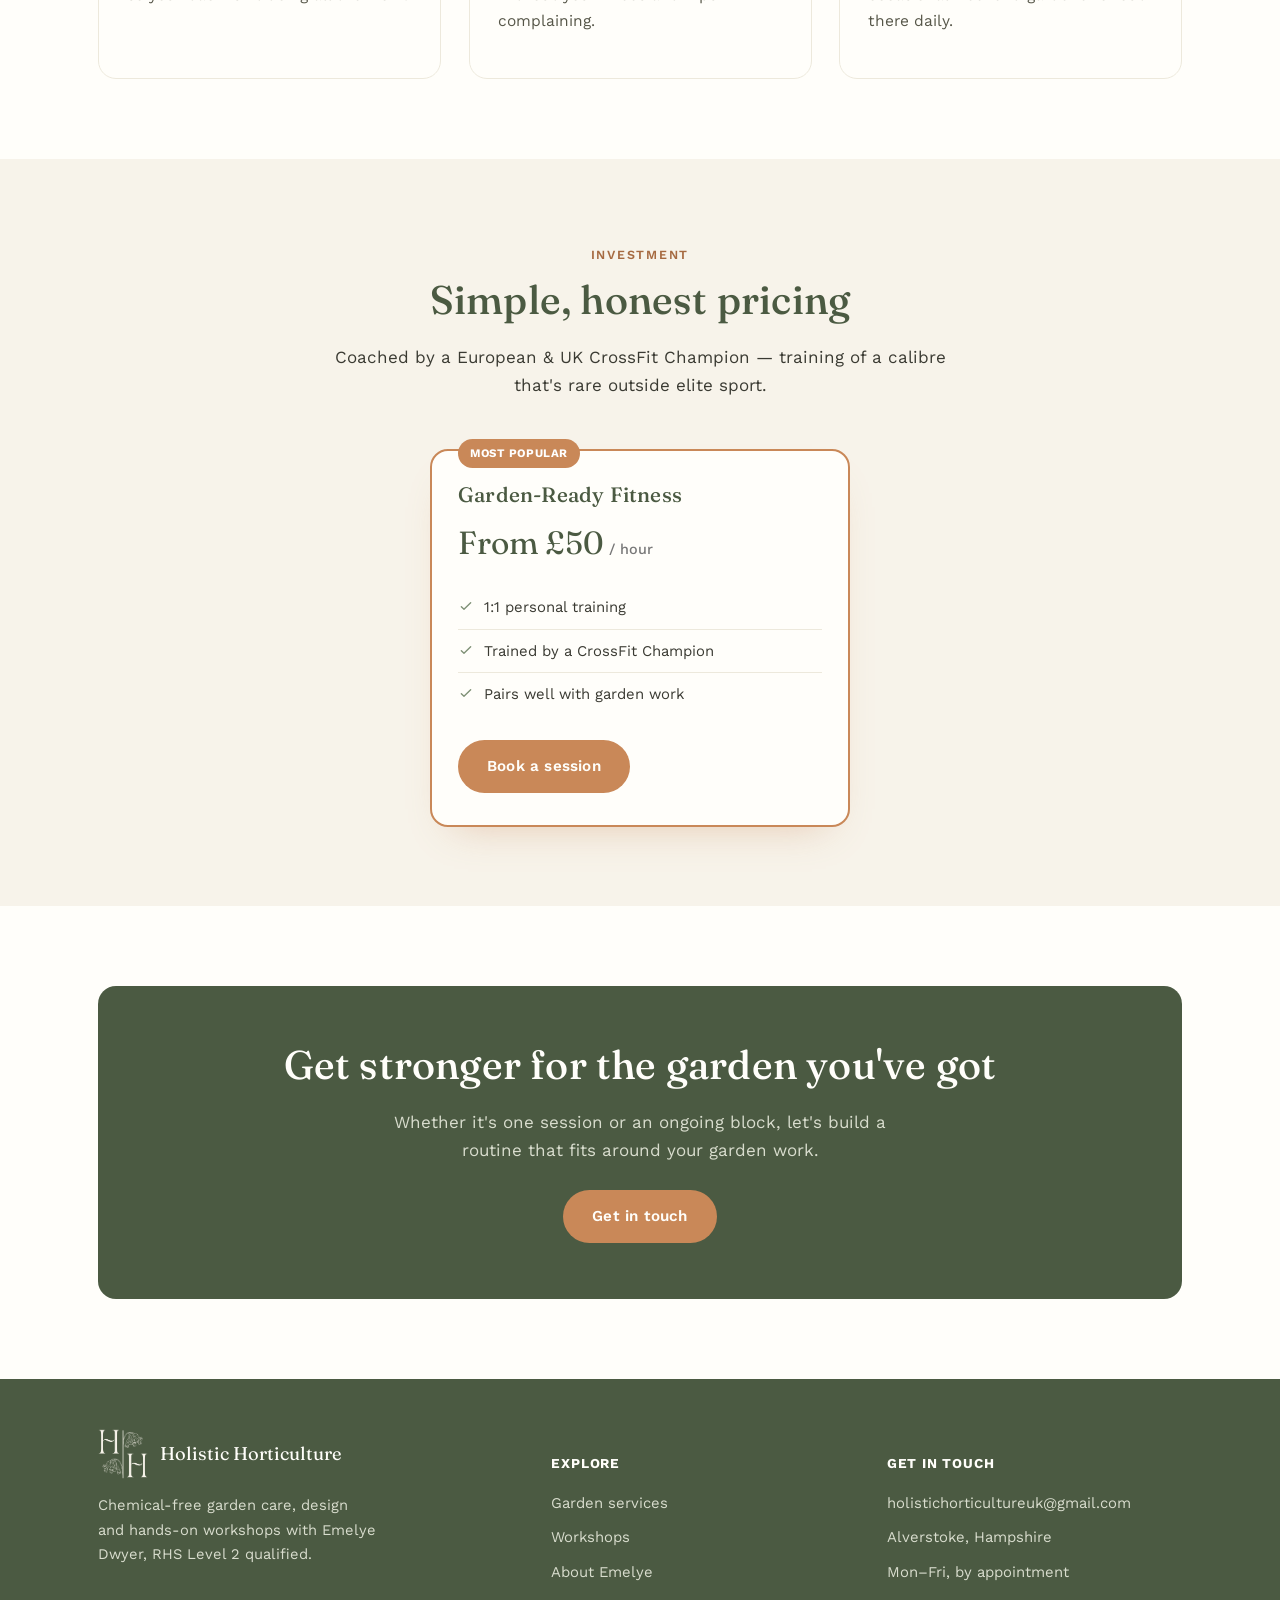
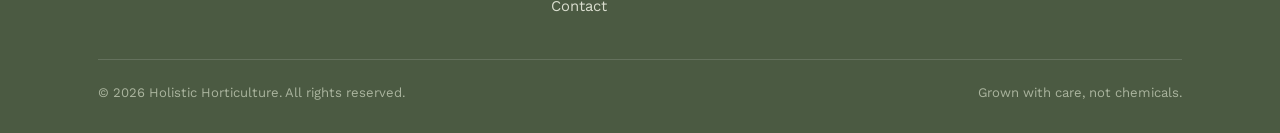
<file: garden-fitness.html>
<!doctype html>
<html lang="en">
<head>
<meta charset="UTF-8">
<meta name="viewport" content="width=device-width, initial-scale=1.0">
<title>Garden-Ready Fitness — Holistic Horticulture</title>
<meta name="description" content="1:1 personal training built for gardening — mobility, lifting technique and strength, from a European & UK CrossFit Champion, in Gosport & Portsmouth.">
<link rel="preconnect" href="https://fonts.googleapis.com">
<link href="https://fonts.googleapis.com/css2?family=Fraunces:opsz,wght@9..144,400..600&family=Work+Sans:wght@400;500;600;700&display=swap" rel="stylesheet">
<link rel="icon" type="image/png" href="assets/png/favicon-32.png">
<link rel="apple-touch-icon" href="assets/png/favicon-180.png">
<link rel="stylesheet" href="styles.css">
</head>
<body>

<header class="site-header">
  <div class="nav-row">
    <a href="index.html" class="brand">
      <img src="assets/logos/hh-monogram-full.png" alt="Holistic Horticulture" width="58" height="58">
      <span class="brand-word">Holistic Horticulture<small>Gardens, grown gently</small></span>
    </a>
    <nav class="main-nav">
      <ul>
        <li><a href="index.html">Home</a></li>
        <li class="nav-dropdown">
          <button class="nav-dropdown-toggle active" type="button" aria-expanded="false">Services
            <svg viewBox="0 0 24 24" fill="none"><path d="M6 9l6 6 6-6" stroke="currentColor" stroke-width="2" stroke-linecap="round" stroke-linejoin="round"/></svg>
          </button>
          <ul class="nav-dropdown-menu">
            <li><a href="services.html">All Services</a></li>
            <li><a href="garden-care.html">Organic Garden Care</a></li>
            <li><a href="garden-design.html">Garden Design &amp; Planning</a></li>
            <li><a href="workshops.html">The Potting Shed Sessions</a></li>
            <li><a href="garden-fitness.html" class="active">Garden-Ready Fitness</a></li>
            <li><a href="consultancy.html">Consultancy</a></li>
          </ul>
        </li>
        <li><a href="about.html">About Emelye</a></li>
        <li><a href="contact.html">Contact</a></li>
      </ul>
    </nav>
    <div class="nav-cta">
      <a href="contact.html" class="btn btn-ghost">Enquire</a>
      <button class="nav-toggle" aria-label="Toggle menu">
        <svg width="20" height="20" viewBox="0 0 24 24" fill="none"><path d="M3 6h18M3 12h18M3 18h18" stroke="var(--sage-dark)" stroke-width="2" stroke-linecap="round"/></svg>
      </button>
    </div>
  </div>
</header>

<main>

  <section class="hero bg-watermark moon" style="--wm-pos:106% 6%; --wm-size:360px; padding-bottom:40px;">
    <div class="container hero-grid">
      <div>
        <span class="eyebrow">Service 04 — Stay strong for it</span>
        <h1>Garden-Ready Fitness</h1>
        <p class="hero-sub">Gardening is a full-body job — digging, kneeling, lifting, reaching overhead for hours at a time. Emelye is a European &amp; UK CrossFit Champion, qualified personal trainer and former sponsored athlete, and brings that training into the garden: simple, practical sessions to help you move better, lift safely, and keep going without your back giving out halfway through a border.</p>
        <div class="hero-actions">
          <a href="contact.html" class="btn btn-primary">Book a session</a>
          <a href="workshops.html" class="btn btn-ghost">Combine with a workshop</a>
        </div>
      </div>
      <div class="tarot-frame">
        <span class="corner tl">✦</span>
        <span class="corner tr">✦</span>
        <span class="corner bl">✦</span>
        <span class="corner br">✦</span>
        <div class="photo tarot-frame-inner" style="aspect-ratio:4/4.9;">
          <img src="assets/photos/emelye-crossfit.jpg" alt="Emelye mid-lift with a sandbag during a CrossFit competition" loading="lazy">
        </div>
      </div>
    </div>
  </section>

  <!-- CREDENTIALS -->
  <section>
    <div class="container">
      <div class="coach-card" style="max-width:640px; margin:0 auto;">
        <div class="icon-badge">
          <svg viewBox="0 0 24 24" fill="none"><path d="M6.5 6.5l11 11M4 9l5 5M15 4l5 5M9 19l-2.5 2.5M19 15l-5-5" stroke="currentColor" stroke-width="1.6" stroke-linecap="round"/></svg>
        </div>
        <div>
          <h4>Why train with Emelye</h4>
          <p>European CrossFit Champion<br>UK CrossFit Champion<br>Certified Personal Trainer<br>Former Sponsored Athlete</p>
        </div>
      </div>
    </div>
  </section>

  <!-- BENEFITS -->
  <section class="section-alt">
    <div class="container">
      <div class="section-head">
        <span class="eyebrow">What sessions cover</span>
        <h2>Built around the movements gardening actually demands</h2>
      </div>
      <div class="card-grid">
        <div class="card">
          <div class="icon-badge">
            <svg viewBox="0 0 24 24" fill="none"><path d="M12 3v18M5 9l7-6 7 6" stroke="currentColor" stroke-width="1.5" stroke-linecap="round" stroke-linejoin="round"/></svg>
          </div>
          <h3>Safe lifting</h3>
          <p>Bags of compost, paving slabs, full wheelbarrows — proper technique so your back isn't doing all the work.</p>
        </div>
        <div class="card">
          <div class="icon-badge">
            <svg viewBox="0 0 24 24" fill="none"><circle cx="12" cy="12" r="9" stroke="currentColor" stroke-width="1.5"/><path d="M12 7v5l3 3" stroke="currentColor" stroke-width="1.5" stroke-linecap="round"/></svg>
          </div>
          <h3>Mobility &amp; endurance</h3>
          <p>Kneeling, crouching, and staying down at ground level for an hour without your knees and hips complaining.</p>
        </div>
        <div class="card">
          <div class="icon-badge">
            <svg viewBox="0 0 24 24" fill="none"><path d="M6.5 6.5l11 11M4 9l5 5M15 4l5 5M9 19l-2.5 2.5M19 15l-5-5" stroke="currentColor" stroke-width="1.5"/></svg>
          </div>
          <h3>General strength</h3>
          <p>Straightforward strength training, scaled to you — whether you're an occasional weekend gardener or out there daily.</p>
        </div>
      </div>
    </div>
  </section>

  <!-- PRICING -->
  <section>
    <div class="container">
      <div class="section-head">
        <span class="eyebrow">Investment</span>
        <h2>Simple, honest pricing</h2>
        <p>Coached by a European &amp; UK CrossFit Champion — training of a calibre that's rare outside elite sport.</p>
      </div>
      <div class="price-grid" style="max-width:420px; margin:0 auto;">
        <div class="price-card featured">
          <h3>Garden-Ready Fitness</h3>
          <div class="price">From £50<span> / hour</span></div>
          <ul>
            <li><svg viewBox="0 0 24 24" fill="none"><path d="M5 13l4 4L19 7" stroke="currentColor" stroke-width="2" stroke-linecap="round" stroke-linejoin="round"/></svg>1:1 personal training</li>
            <li><svg viewBox="0 0 24 24" fill="none"><path d="M5 13l4 4L19 7" stroke="currentColor" stroke-width="2" stroke-linecap="round" stroke-linejoin="round"/></svg>Trained by a CrossFit Champion</li>
            <li><svg viewBox="0 0 24 24" fill="none"><path d="M5 13l4 4L19 7" stroke="currentColor" stroke-width="2" stroke-linecap="round" stroke-linejoin="round"/></svg>Pairs well with garden work</li>
          </ul>
          <a href="contact.html" class="btn btn-primary">Book a session</a>
        </div>
      </div>
    </div>
  </section>

  <section class="section-alt">
    <div class="container">
      <div class="cta-band">
        <h2>Get stronger for the garden you've got</h2>
        <p>Whether it's one session or an ongoing block, let's build a routine that fits around your garden work.</p>
        <a href="contact.html" class="btn btn-primary">Get in touch</a>
      </div>
    </div>
  </section>

</main>

<footer>
  <div class="container">
    <div class="footer-grid">
      <div>
        <div class="footer-brand">
          <img src="assets/logos/hh-monogram-full-reversed.png" alt="Holistic Horticulture" width="50" height="50">
          <span>Holistic Horticulture</span>
        </div>
        <p style="max-width:280px; font-size:0.92rem;">Chemical-free garden care, design and hands-on workshops with Emelye Dwyer, RHS Level 2 qualified.</p>
      </div>
      <div>
        <h5>Explore</h5>
        <ul>
          <li><a href="services.html">Garden services</a></li>
          <li><a href="workshops.html">Workshops</a></li>
          <li><a href="about.html">About Emelye</a></li>
          <li><a href="contact.html">Contact</a></li>
        </ul>
      </div>
      <div>
        <h5>Get in touch</h5>
        <ul>
          <li>holistichorticultureuk@gmail.com</li>
          <li>Alverstoke, Hampshire</li>
          <li>Mon&ndash;Fri, by appointment</li>
        </ul>
      </div>
    </div>
    <div class="footer-bottom">
      <span>© 2026 Holistic Horticulture. All rights reserved.</span>
      <span>Grown with care, not chemicals.</span>
    </div>
  </div>
</footer>

<script src="script.js"></script>
</body>
</html>
</file>
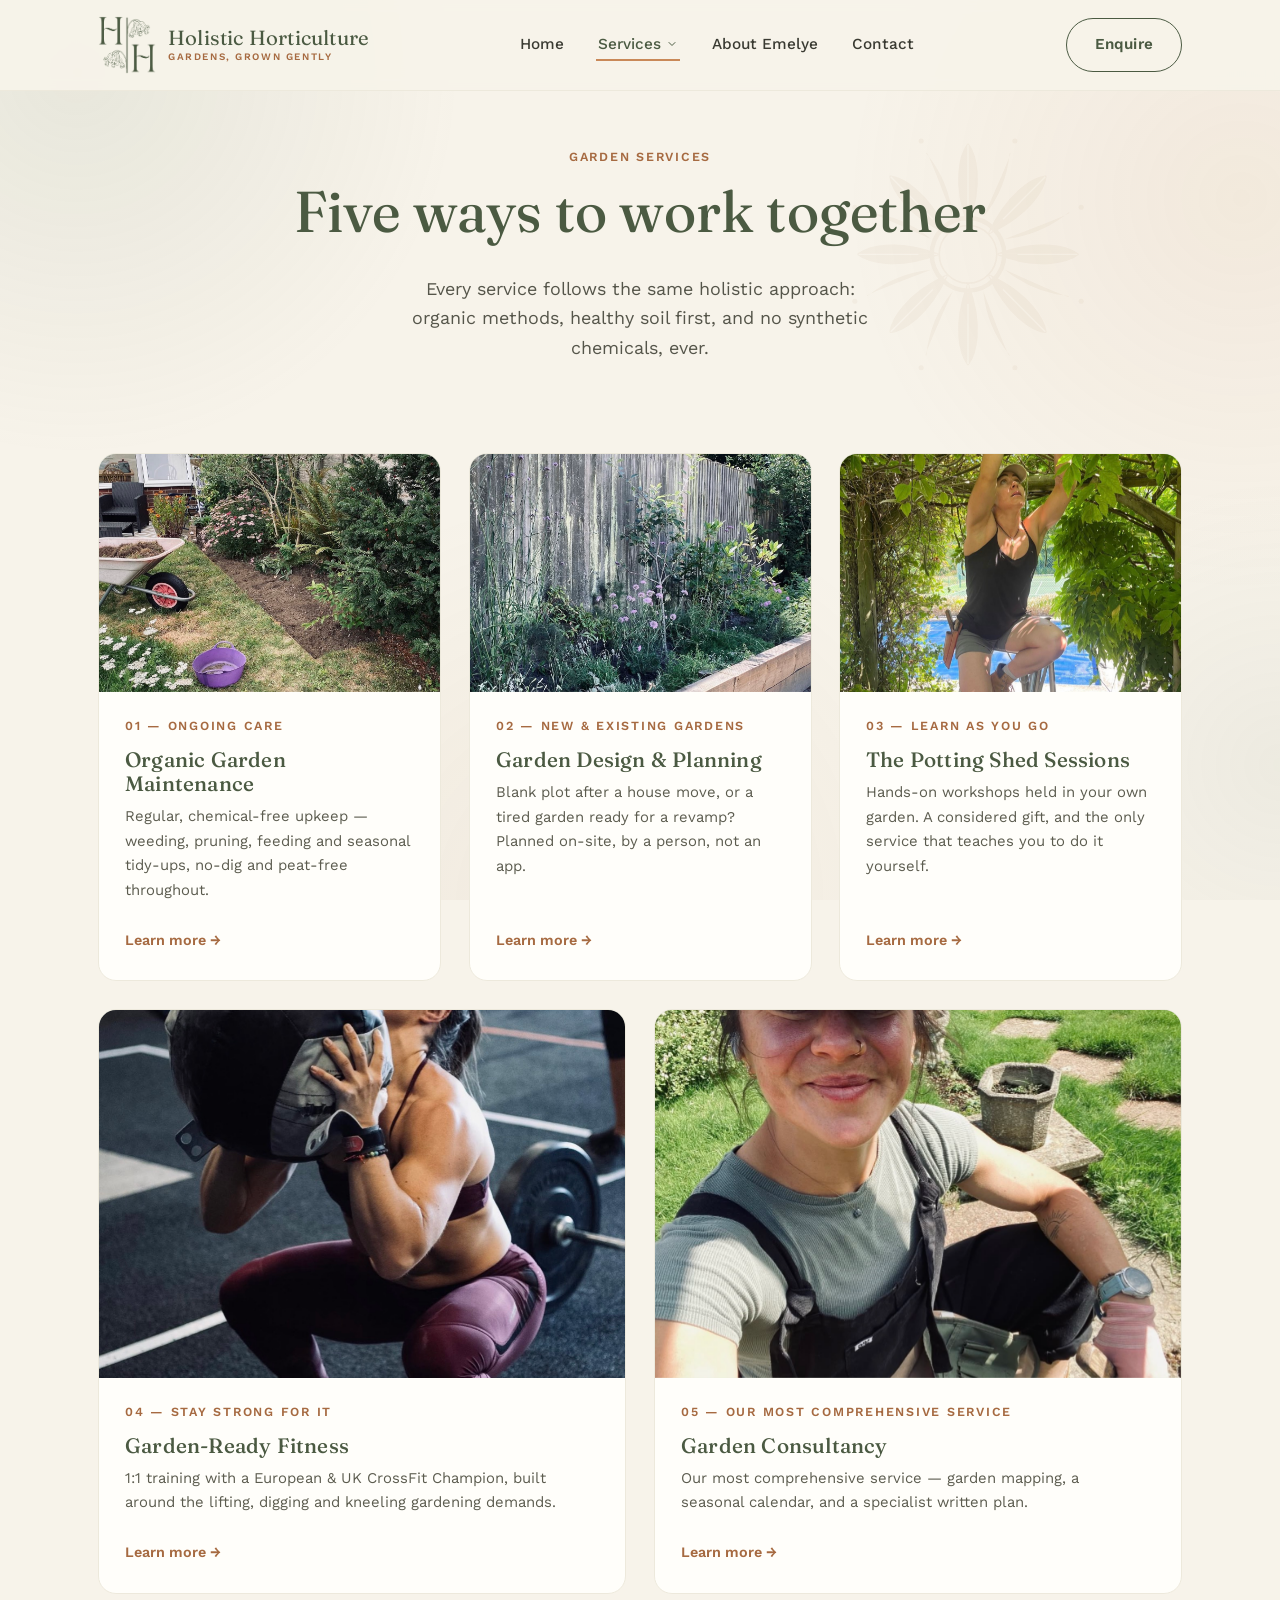
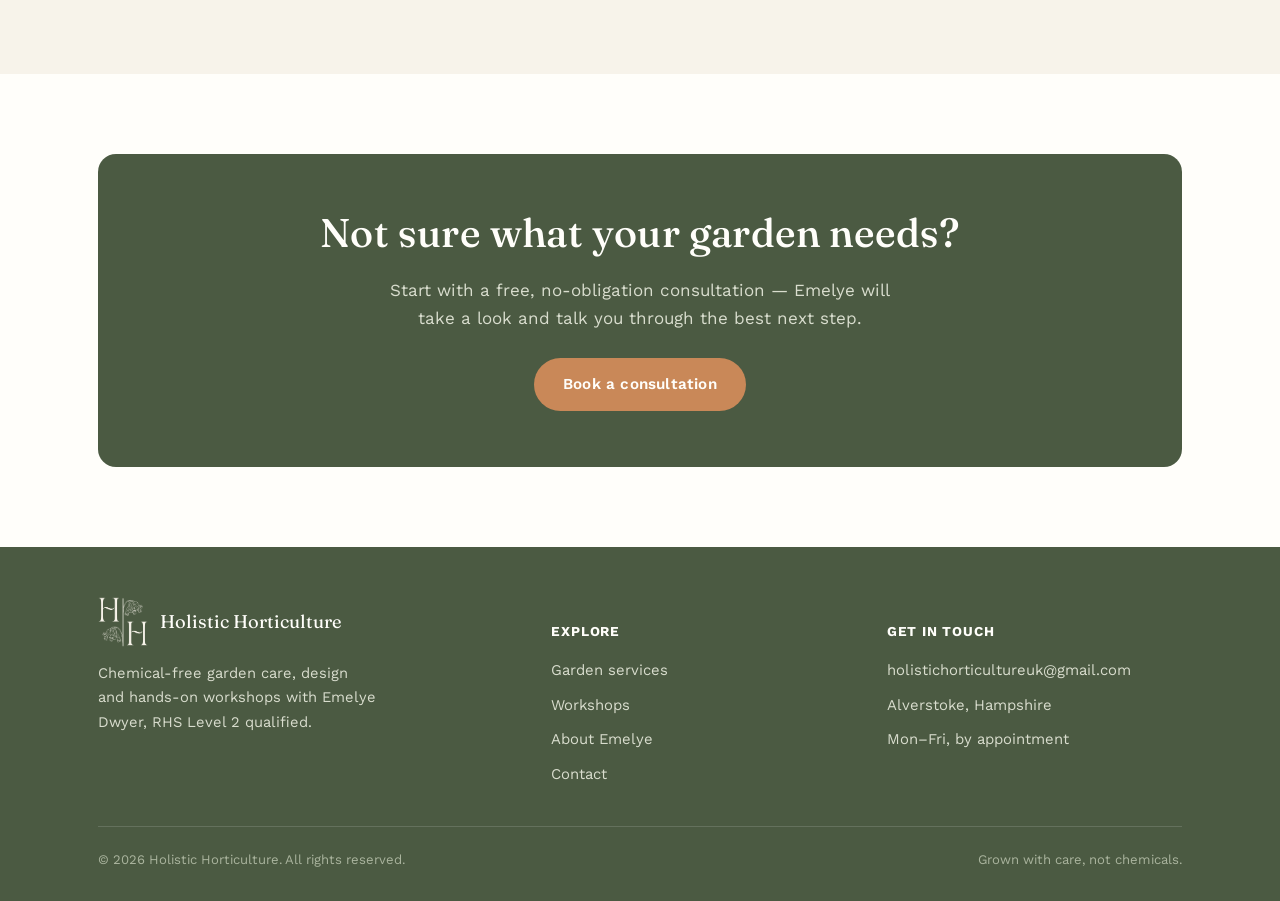
<file: services.html>
<!doctype html>
<html lang="en">
<head>
<meta charset="UTF-8">
<meta name="viewport" content="width=device-width, initial-scale=1.0">
<title>Services — Holistic Horticulture</title>
<meta name="description" content="Organic garden maintenance, garden design & planning, hands-on workshops, garden-ready fitness coaching, and consultancy — all with Holistic Horticulture.">
<link rel="preconnect" href="https://fonts.googleapis.com">
<link href="https://fonts.googleapis.com/css2?family=Fraunces:opsz,wght@9..144,400..600&family=Work+Sans:wght@400;500;600;700&display=swap" rel="stylesheet">
<link rel="icon" type="image/png" href="assets/png/favicon-32.png">
<link rel="apple-touch-icon" href="assets/png/favicon-180.png">
<link rel="stylesheet" href="styles.css?v=2">
</head>
<body>

<header class="site-header">
  <div class="nav-row">
    <a href="/" class="brand">
      <img src="assets/logos/hh-monogram-full.png" alt="Holistic Horticulture" width="58" height="58">
      <span class="brand-word">Holistic Horticulture<small>Gardens, grown gently</small></span>
    </a>
    <nav class="main-nav">
      <ul>
        <li><a href="/">Home</a></li>
        <li class="nav-dropdown">
          <button class="nav-dropdown-toggle active" type="button" aria-expanded="false">Services
            <svg viewBox="0 0 24 24" fill="none"><path d="M6 9l6 6 6-6" stroke="currentColor" stroke-width="2" stroke-linecap="round" stroke-linejoin="round"/></svg>
          </button>
          <ul class="nav-dropdown-menu">
            <li><a href="services" class="active">All Services</a></li>
            <li><a href="garden-care">Organic Garden Care</a></li>
            <li><a href="garden-design">Garden Design &amp; Planning</a></li>
            <li><a href="workshops">The Potting Shed Sessions</a></li>
            <li><a href="garden-fitness">Garden-Ready Fitness</a></li>
            <li><a href="consultancy">Consultancy</a></li>
          </ul>
        </li>
        <li><a href="about">About Emelye</a></li>
        <li><a href="contact">Contact</a></li>
      </ul>
    </nav>
    <div class="nav-cta">
      <a href="contact" class="btn btn-ghost">Enquire</a>
      <button class="nav-toggle" aria-label="Toggle menu">
        <svg width="20" height="20" viewBox="0 0 24 24" fill="none"><path d="M3 6h18M3 12h18M3 18h18" stroke="var(--sage-dark)" stroke-width="2" stroke-linecap="round"/></svg>
      </button>
    </div>
  </div>
</header>

<main>

  <div class="container page-header bg-watermark" style="--wm-pos:90% -8%; --wm-size:320px;">
    <span class="eyebrow">Garden services</span>
    <h1>Five ways to work together</h1>
    <p class="hero-sub center" style="margin:0 auto;">Every service follows the same holistic approach: organic methods, healthy soil first, and no synthetic chemicals, ever.</p>
  </div>

  <!-- HUB GRID -->
  <section>
    <div class="container">
      <div class="service-hub-grid">

        <a class="service-hub-card" href="garden-care">
          <div class="photo"><img src="assets/photos/wheelbarrow-border-work.jpg" alt="Wheelbarrow and tools beside a half-dug garden border mid-maintenance"></div>
          <div class="hub-body">
            <span class="eyebrow">01 — Ongoing care</span>
            <h3>Organic Garden Maintenance</h3>
            <p>Regular, chemical-free upkeep — weeding, pruning, feeding and seasonal tidy-ups, no-dig and peat-free throughout.</p>
            <span class="card-link">Learn more →</span>
          </div>
        </a>

        <a class="service-hub-card" href="garden-design">
          <div class="photo"><img src="assets/photos/flowerbed-by-fence.jpg" alt="A finished, thriving flower bed in bloom along a garden fence"></div>
          <div class="hub-body">
            <span class="eyebrow">02 — New &amp; existing gardens</span>
            <h3>Garden Design &amp; Planning</h3>
            <p>Blank plot after a house move, or a tired garden ready for a revamp? Planned on-site, by a person, not an app.</p>
            <span class="card-link">Learn more →</span>
          </div>
        </a>

        <a class="service-hub-card" href="workshops">
          <div class="photo"><img src="assets/photos/emelye-pruning-wisteria.jpg" alt="Emelye pruning wisteria on a garden pergola, hands-on in the sunshine"></div>
          <div class="hub-body">
            <span class="eyebrow">03 — Learn as you go</span>
            <h3>The Potting Shed Sessions</h3>
            <p>Hands-on workshops held in your own garden. A considered gift, and the only service that teaches you to do it yourself.</p>
            <span class="card-link">Learn more →</span>
          </div>
        </a>

        <a class="service-hub-card" href="garden-fitness">
          <div class="photo"><img src="assets/photos/emelye-crossfit.jpg" alt="Emelye mid-lift with a sandbag during a CrossFit competition" loading="lazy"></div>
          <div class="hub-body">
            <span class="eyebrow">04 — Stay strong for it</span>
            <h3>Garden-Ready Fitness</h3>
            <p>1:1 training with a European &amp; UK CrossFit Champion, built around the lifting, digging and kneeling gardening demands.</p>
            <span class="card-link">Learn more →</span>
          </div>
        </a>

        <a class="service-hub-card" href="consultancy">
          <div class="photo" style="aspect-ratio:4/2.8; border-radius:0;">
            <img src="assets/photos/emelye-portrait-rspb.jpg" alt="Emelye Dwyer, smiling, in gardening overalls">
          </div>
          <div class="hub-body">
            <span class="eyebrow">05 — Our most comprehensive service</span>
            <h3>Garden Consultancy</h3>
            <p>Our most comprehensive service — garden mapping, a seasonal calendar, and a specialist written plan.</p>
            <span class="card-link">Learn more →</span>
          </div>
        </a>

      </div>
    </div>
  </section>

  <section class="section-alt">
    <div class="container">
      <div class="cta-band">
        <h2>Not sure what your garden needs?</h2>
        <p>Start with a free, no-obligation consultation — Emelye will take a look and talk you through the best next step.</p>
        <a href="contact" class="btn btn-primary">Book a consultation</a>
      </div>
    </div>
  </section>

</main>

<footer>
  <div class="container">
    <div class="footer-grid">
      <div>
        <div class="footer-brand">
          <img src="assets/logos/hh-monogram-full-reversed.png" alt="Holistic Horticulture" width="50" height="50">
          <span>Holistic Horticulture</span>
        </div>
        <p style="max-width:280px; font-size:0.92rem;">Chemical-free garden care, design and hands-on workshops with Emelye Dwyer, RHS Level 2 qualified.</p>
      </div>
      <div>
        <h5>Explore</h5>
        <ul>
          <li><a href="services">Garden services</a></li>
          <li><a href="workshops">Workshops</a></li>
          <li><a href="about">About Emelye</a></li>
          <li><a href="contact">Contact</a></li>
        </ul>
      </div>
      <div>
        <h5>Get in touch</h5>
        <ul>
          <li>holistichorticultureuk@gmail.com</li>
          <li>Alverstoke, Hampshire</li>
          <li>Mon&ndash;Fri, by appointment</li>
        </ul>
      </div>
    </div>
    <div class="footer-bottom">
      <span>© 2026 Holistic Horticulture. All rights reserved.</span>
      <span>Grown with care, not chemicals.</span>
    </div>
  </div>
</footer>

<script src="script.js"></script>
</body>
</html>
</file>
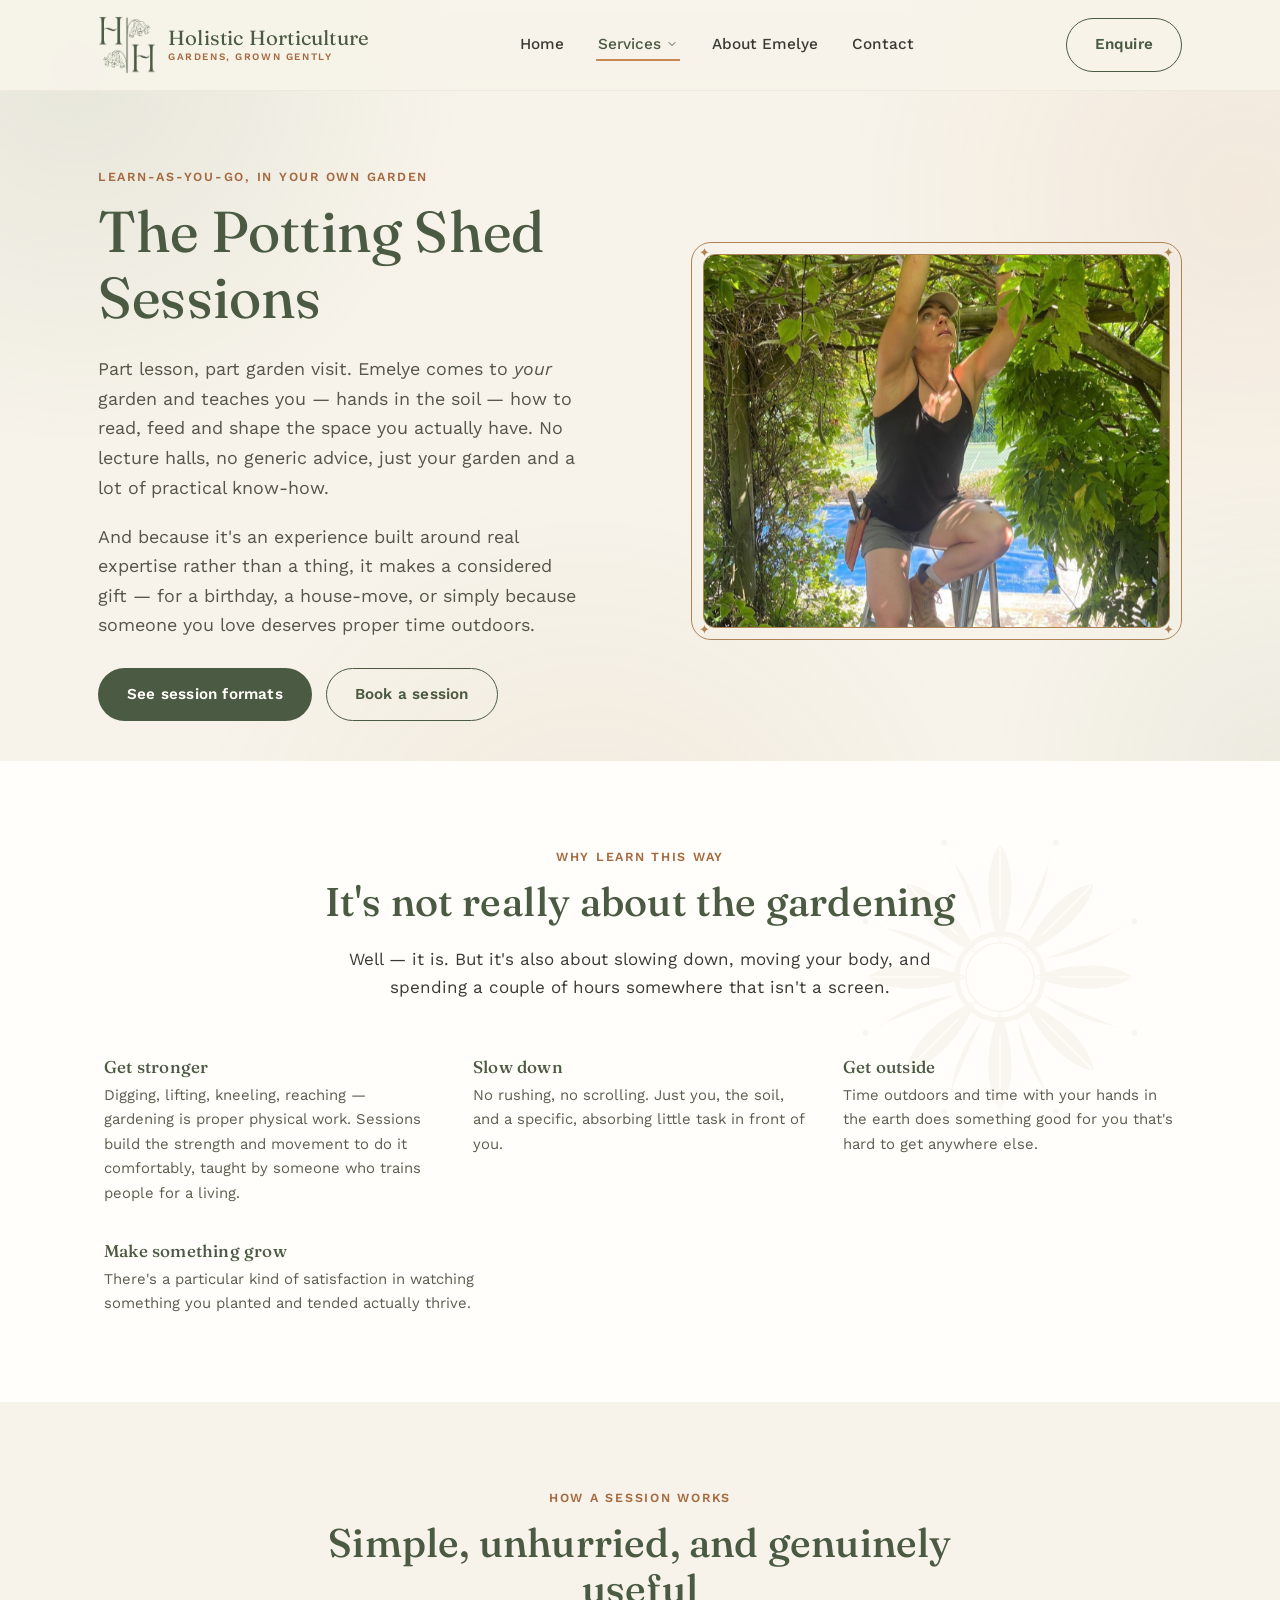
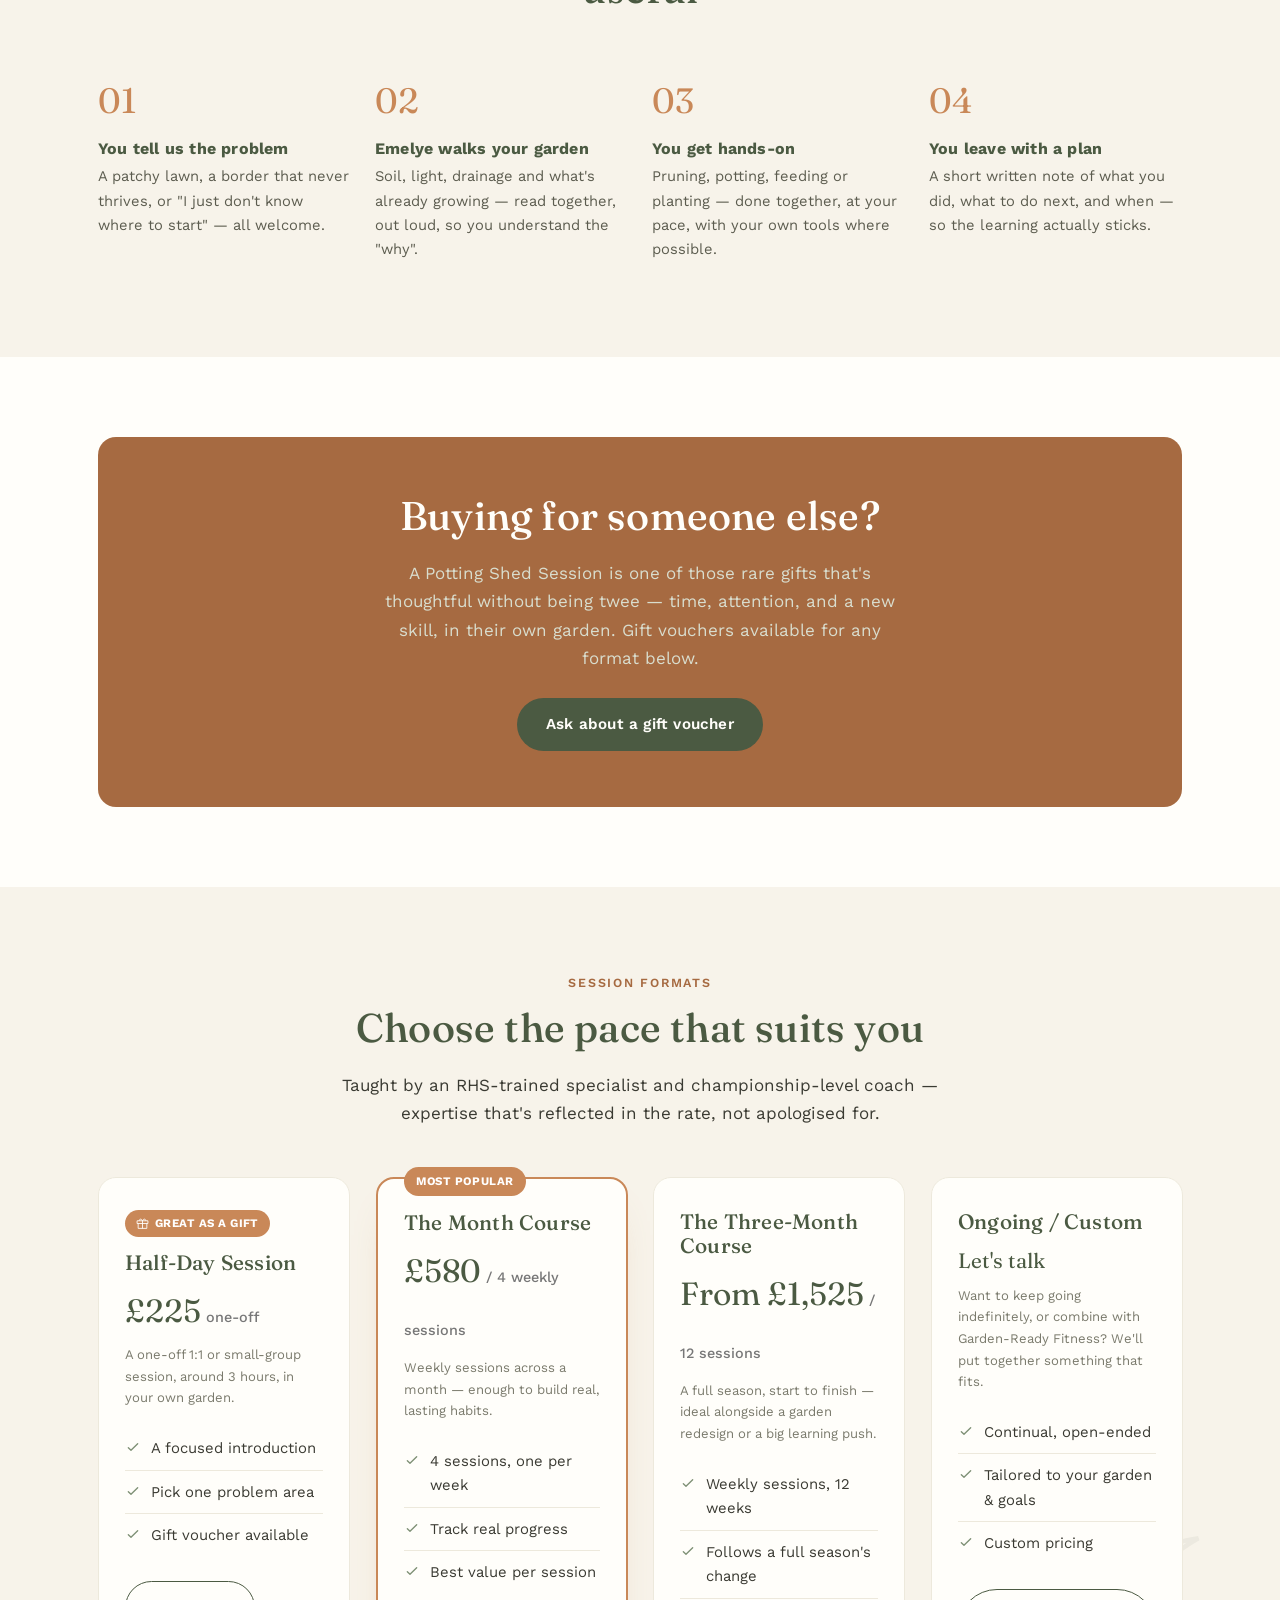
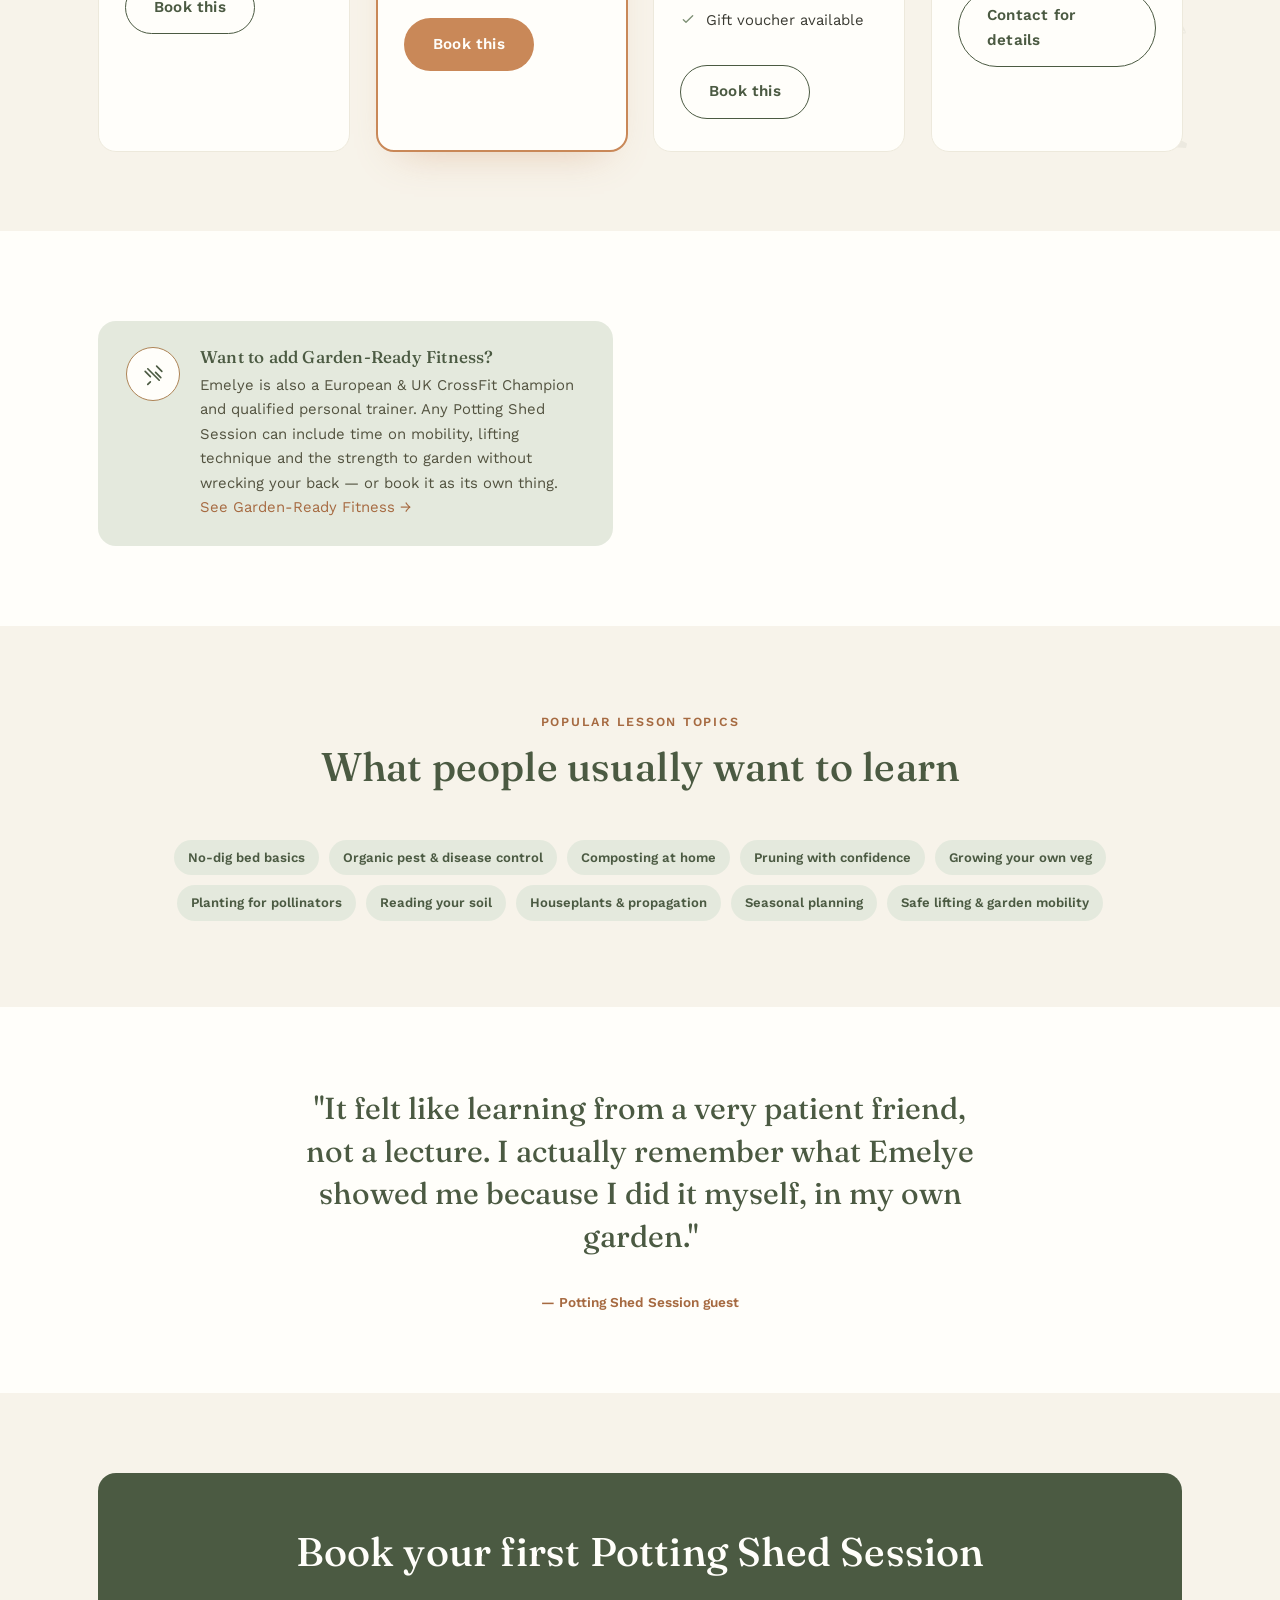
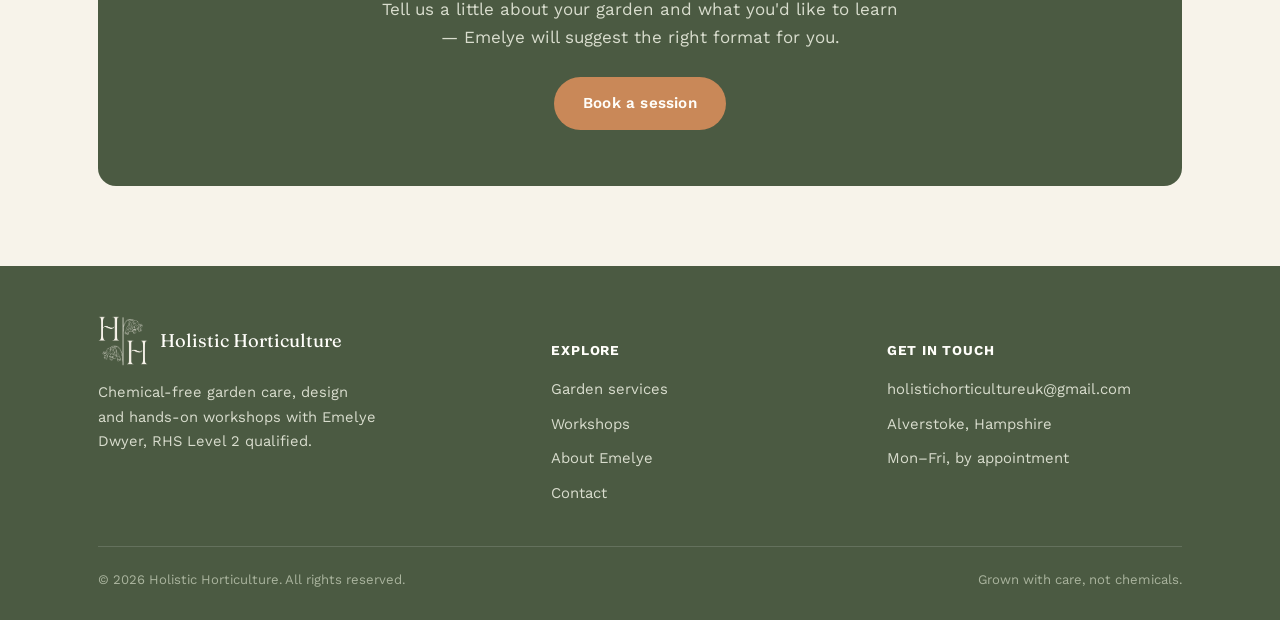
<file: workshops.html>
<!doctype html>
<html lang="en">
<head>
<meta charset="UTF-8">
<meta name="viewport" content="width=device-width, initial-scale=1.0">
<title>Workshops — The Potting Shed Sessions | Holistic Horticulture</title>
<meta name="description" content="Hands-on, in-your-own-garden workshops with Emelye Dwyer — a considered gift, or time well spent on your own garden. Half-day sessions, month and three-month courses.">
<link rel="preconnect" href="https://fonts.googleapis.com">
<link href="https://fonts.googleapis.com/css2?family=Fraunces:opsz,wght@9..144,400..600&family=Work+Sans:wght@400;500;600;700&display=swap" rel="stylesheet">
<link rel="icon" type="image/png" href="assets/png/favicon-32.png">
<link rel="apple-touch-icon" href="assets/png/favicon-180.png">
<link rel="stylesheet" href="styles.css?v=2">
</head>
<body>

<header class="site-header">
  <div class="nav-row">
    <a href="/" class="brand">
      <img src="assets/logos/hh-monogram-full.png" alt="Holistic Horticulture" width="58" height="58">
      <span class="brand-word">Holistic Horticulture<small>Gardens, grown gently</small></span>
    </a>
    <nav class="main-nav">
      <ul>
        <li><a href="/">Home</a></li>
        <li class="nav-dropdown">
          <button class="nav-dropdown-toggle active" type="button" aria-expanded="false">Services
            <svg viewBox="0 0 24 24" fill="none"><path d="M6 9l6 6 6-6" stroke="currentColor" stroke-width="2" stroke-linecap="round" stroke-linejoin="round"/></svg>
          </button>
          <ul class="nav-dropdown-menu">
            <li><a href="services">All Services</a></li>
            <li><a href="garden-care">Organic Garden Care</a></li>
            <li><a href="garden-design">Garden Design &amp; Planning</a></li>
            <li><a href="workshops" class="active">The Potting Shed Sessions</a></li>
            <li><a href="garden-fitness">Garden-Ready Fitness</a></li>
            <li><a href="consultancy">Consultancy</a></li>
          </ul>
        </li>
        <li><a href="about">About Emelye</a></li>
        <li><a href="contact">Contact</a></li>
      </ul>
    </nav>
    <div class="nav-cta">
      <a href="contact" class="btn btn-ghost">Enquire</a>
      <button class="nav-toggle" aria-label="Toggle menu">
        <svg width="20" height="20" viewBox="0 0 24 24" fill="none"><path d="M3 6h18M3 12h18M3 18h18" stroke="var(--sage-dark)" stroke-width="2" stroke-linecap="round"/></svg>
      </button>
    </div>
  </div>
</header>

<main>

  <section class="hero" style="padding-bottom:40px;">
    <div class="container hero-grid">
      <div>
        <span class="eyebrow">Learn-as-you-go, in your own garden</span>
        <h1>The Potting Shed Sessions</h1>
        <p class="hero-sub">Part lesson, part garden visit. Emelye comes to <em>your</em> garden and teaches you — hands in the soil — how to read, feed and shape the space you actually have. No lecture halls, no generic advice, just your garden and a lot of practical know-how.</p>
        <p class="hero-sub">And because it's an experience built around real expertise rather than a thing, it makes a considered gift — for a birthday, a house-move, or simply because someone you love deserves proper time outdoors.</p>
        <div class="hero-actions">
          <a href="#formats" class="btn btn-primary">See session formats</a>
          <a href="contact" class="btn btn-ghost">Book a session</a>
        </div>
      </div>
      <div class="tarot-frame">
        <span class="corner tl">✦</span>
        <span class="corner tr">✦</span>
        <span class="corner bl">✦</span>
        <span class="corner br">✦</span>
        <div class="photo tarot-frame-inner" style="aspect-ratio:4/3.2;">
          <img src="assets/photos/emelye-pruning-wisteria.jpg" alt="Emelye reaching up to prune wisteria on a pergola, hands-on in the garden">
        </div>
      </div>
    </div>
  </section>

  <!-- WHY THIS WAY -->
  <section class="section-alt bg-watermark" style="--wm-size:380px; --wm-pos:90% 10%;">
    <div class="container">
      <div class="section-head">
        <span class="eyebrow">Why learn this way</span>
        <h2>It's not really about the gardening</h2>
        <p>Well — it is. But it's also about slowing down, moving your body, and spending a couple of hours somewhere that isn't a screen.</p>
      </div>
      <div class="values-grid">
        <div class="value">
          <h4>Get stronger</h4>
          <p>Digging, lifting, kneeling, reaching — gardening is proper physical work. Sessions build the strength and movement to do it comfortably, taught by someone who trains people for a living.</p>
        </div>
        <div class="value">
          <h4>Slow down</h4>
          <p>No rushing, no scrolling. Just you, the soil, and a specific, absorbing little task in front of you.</p>
        </div>
        <div class="value">
          <h4>Get outside</h4>
          <p>Time outdoors and time with your hands in the earth does something good for you that's hard to get anywhere else.</p>
        </div>
        <div class="value">
          <h4>Make something grow</h4>
          <p>There's a particular kind of satisfaction in watching something you planted and tended actually thrive.</p>
        </div>
      </div>
    </div>
  </section>

  <!-- HOW IT WORKS -->
  <section>
    <div class="container">
      <div class="section-head">
        <span class="eyebrow">How a session works</span>
        <h2>Simple, unhurried, and genuinely useful</h2>
      </div>
      <div class="steps">
        <div class="step">
          <span class="step-num">01</span>
          <h4>You tell us the problem</h4>
          <p>A patchy lawn, a border that never thrives, or "I just don't know where to start" — all welcome.</p>
        </div>
        <div class="step">
          <span class="step-num">02</span>
          <h4>Emelye walks your garden</h4>
          <p>Soil, light, drainage and what's already growing — read together, out loud, so you understand the "why".</p>
        </div>
        <div class="step">
          <span class="step-num">03</span>
          <h4>You get hands-on</h4>
          <p>Pruning, potting, feeding or planting — done together, at your pace, with your own tools where possible.</p>
        </div>
        <div class="step">
          <span class="step-num">04</span>
          <h4>You leave with a plan</h4>
          <p>A short written note of what you did, what to do next, and when — so the learning actually sticks.</p>
        </div>
      </div>
    </div>
  </section>

  <!-- GIFT CALLOUT -->
  <section class="section-alt">
    <div class="container">
      <div class="cta-band" style="background:var(--clay-dark);">
        <h2>Buying for someone else?</h2>
        <p>A Potting Shed Session is one of those rare gifts that's thoughtful without being twee — time, attention, and a new skill, in their own garden. Gift vouchers available for any format below.</p>
        <a href="contact" class="btn btn-primary" style="background:var(--sage-dark);">Ask about a gift voucher</a>
      </div>
    </div>
  </section>

  <!-- FORMATS -->
  <section id="formats" class="bg-watermark moon" style="--wm-pos:102% 95%; --wm-size:300px;">
    <div class="container">
      <div class="section-head">
        <span class="eyebrow">Session formats</span>
        <h2>Choose the pace that suits you</h2>
        <p>Taught by an RHS-trained specialist and championship-level coach — expertise that's reflected in the rate, not apologised for.</p>
      </div>
      <div class="price-grid">
        <div class="price-card">
          <span class="gift-tag">
            <svg viewBox="0 0 24 24" fill="none"><path d="M20 12v9H4v-9M2 7h20v5H2V7zM12 7v14M12 7c-1.5-4-6-4-6 0M12 7c1.5-4 6-4 6 0" stroke="#fff" stroke-width="1.6"/></svg>
            Great as a gift
          </span>
          <h3>Half-Day Session</h3>
          <div class="price">£225<span> one-off</span></div>
          <p class="note">A one-off 1:1 or small-group session, around 3 hours, in your own garden.</p>
          <ul>
            <li><svg viewBox="0 0 24 24" fill="none"><path d="M5 13l4 4L19 7" stroke="currentColor" stroke-width="2" stroke-linecap="round" stroke-linejoin="round"/></svg>A focused introduction</li>
            <li><svg viewBox="0 0 24 24" fill="none"><path d="M5 13l4 4L19 7" stroke="currentColor" stroke-width="2" stroke-linecap="round" stroke-linejoin="round"/></svg>Pick one problem area</li>
            <li><svg viewBox="0 0 24 24" fill="none"><path d="M5 13l4 4L19 7" stroke="currentColor" stroke-width="2" stroke-linecap="round" stroke-linejoin="round"/></svg>Gift voucher available</li>
          </ul>
          <a href="contact" class="btn btn-ghost">Book this</a>
        </div>
        <div class="price-card featured">
          <h3>The Month Course</h3>
          <div class="price">£580<span> / 4 weekly sessions</span></div>
          <p class="note">Weekly sessions across a month — enough to build real, lasting habits.</p>
          <ul>
            <li><svg viewBox="0 0 24 24" fill="none"><path d="M5 13l4 4L19 7" stroke="currentColor" stroke-width="2" stroke-linecap="round" stroke-linejoin="round"/></svg>4 sessions, one per week</li>
            <li><svg viewBox="0 0 24 24" fill="none"><path d="M5 13l4 4L19 7" stroke="currentColor" stroke-width="2" stroke-linecap="round" stroke-linejoin="round"/></svg>Track real progress</li>
            <li><svg viewBox="0 0 24 24" fill="none"><path d="M5 13l4 4L19 7" stroke="currentColor" stroke-width="2" stroke-linecap="round" stroke-linejoin="round"/></svg>Best value per session</li>
          </ul>
          <a href="contact" class="btn btn-primary">Book this</a>
        </div>
        <div class="price-card">
          <h3>The Three-Month Course</h3>
          <div class="price">From £1,525<span> / 12 sessions</span></div>
          <p class="note">A full season, start to finish — ideal alongside a garden redesign or a big learning push.</p>
          <ul>
            <li><svg viewBox="0 0 24 24" fill="none"><path d="M5 13l4 4L19 7" stroke="currentColor" stroke-width="2" stroke-linecap="round" stroke-linejoin="round"/></svg>Weekly sessions, 12 weeks</li>
            <li><svg viewBox="0 0 24 24" fill="none"><path d="M5 13l4 4L19 7" stroke="currentColor" stroke-width="2" stroke-linecap="round" stroke-linejoin="round"/></svg>Follows a full season's change</li>
            <li><svg viewBox="0 0 24 24" fill="none"><path d="M5 13l4 4L19 7" stroke="currentColor" stroke-width="2" stroke-linecap="round" stroke-linejoin="round"/></svg>Gift voucher available</li>
          </ul>
          <a href="contact" class="btn btn-ghost">Book this</a>
        </div>
        <div class="price-card">
          <h3>Ongoing / Custom</h3>
          <div class="price custom">Let's talk<span> &nbsp;</span></div>
          <p class="note">Want to keep going indefinitely, or combine with Garden-Ready Fitness? We'll put together something that fits.</p>
          <ul>
            <li><svg viewBox="0 0 24 24" fill="none"><path d="M5 13l4 4L19 7" stroke="currentColor" stroke-width="2" stroke-linecap="round" stroke-linejoin="round"/></svg>Continual, open-ended</li>
            <li><svg viewBox="0 0 24 24" fill="none"><path d="M5 13l4 4L19 7" stroke="currentColor" stroke-width="2" stroke-linecap="round" stroke-linejoin="round"/></svg>Tailored to your garden &amp; goals</li>
            <li><svg viewBox="0 0 24 24" fill="none"><path d="M5 13l4 4L19 7" stroke="currentColor" stroke-width="2" stroke-linecap="round" stroke-linejoin="round"/></svg>Custom pricing</li>
          </ul>
          <a href="contact" class="btn btn-ghost">Contact for details</a>
        </div>
      </div>
    </div>
  </section>

  <!-- FITNESS CROSS-SELL -->
  <section class="section-alt">
    <div class="container">
      <div class="feature-row">
        <div class="coach-card" style="width:100%;">
          <div class="icon-badge">
            <svg viewBox="0 0 24 24" fill="none"><path d="M6.5 6.5l11 11M4 9l5 5M15 4l5 5M9 19l-2.5 2.5M19 15l-5-5" stroke="currentColor" stroke-width="1.6" stroke-linecap="round"/></svg>
          </div>
          <div>
            <h4>Want to add Garden-Ready Fitness?</h4>
            <p>Emelye is also a European &amp; UK CrossFit Champion and qualified personal trainer. Any Potting Shed Session can include time on mobility, lifting technique and the strength to garden without wrecking your back — or book it as its own thing. <a href="garden-fitness">See Garden-Ready Fitness →</a></p>
          </div>
        </div>
      </div>
    </div>
  </section>

  <!-- TOPICS -->
  <section>
    <div class="container">
      <div class="section-head">
        <span class="eyebrow">Popular lesson topics</span>
        <h2>What people usually want to learn</h2>
      </div>
      <div class="tag-list center" style="justify-content:center;">
        <span class="tag">No-dig bed basics</span>
        <span class="tag">Organic pest &amp; disease control</span>
        <span class="tag">Composting at home</span>
        <span class="tag">Pruning with confidence</span>
        <span class="tag">Growing your own veg</span>
        <span class="tag">Planting for pollinators</span>
        <span class="tag">Reading your soil</span>
        <span class="tag">Houseplants &amp; propagation</span>
        <span class="tag">Seasonal planning</span>
        <span class="tag">Safe lifting &amp; garden mobility</span>
      </div>
    </div>
  </section>

  <section class="section-alt">
    <div class="container pull-quote">
      <p>"It felt like learning from a very patient friend, not a lecture. I actually remember what Emelye showed me because I did it myself, in my own garden."</p>
      <cite>— Potting Shed Session guest</cite>
    </div>
  </section>

  <section>
    <div class="container">
      <div class="cta-band">
        <h2>Book your first Potting Shed Session</h2>
        <p>Tell us a little about your garden and what you'd like to learn — Emelye will suggest the right format for you.</p>
        <a href="contact" class="btn btn-primary">Book a session</a>
      </div>
    </div>
  </section>

</main>

<footer>
  <div class="container">
    <div class="footer-grid">
      <div>
        <div class="footer-brand">
          <img src="assets/logos/hh-monogram-full-reversed.png" alt="Holistic Horticulture" width="50" height="50">
          <span>Holistic Horticulture</span>
        </div>
        <p style="max-width:280px; font-size:0.92rem;">Chemical-free garden care, design and hands-on workshops with Emelye Dwyer, RHS Level 2 qualified.</p>
      </div>
      <div>
        <h5>Explore</h5>
        <ul>
          <li><a href="services">Garden services</a></li>
          <li><a href="workshops">Workshops</a></li>
          <li><a href="about">About Emelye</a></li>
          <li><a href="contact">Contact</a></li>
        </ul>
      </div>
      <div>
        <h5>Get in touch</h5>
        <ul>
          <li>holistichorticultureuk@gmail.com</li>
          <li>Alverstoke, Hampshire</li>
          <li>Mon&ndash;Fri, by appointment</li>
        </ul>
      </div>
    </div>
    <div class="footer-bottom">
      <span>© 2026 Holistic Horticulture. All rights reserved.</span>
      <span>Grown with care, not chemicals.</span>
    </div>
  </div>
</footer>

<script src="script.js"></script>
</body>
</html>
</file>
<file: styles.css>
/* ==========================================================================
   Holistic Horticulture — Brand Stylesheet
   Palette: chemical-free, soft, earthy. Type: whimsical-elegant serif
   headings (Fraunces) + clean humanist sans body (Work Sans).
   ========================================================================== */

:root{
  /* --- Colour palette ---
     Built around "no chemicals, grown by hand": muted sage greens,
     oat / linen neutrals, and a single warm clay accent (terracotta,
     like unglazed plant pots) rather than anything bright or synthetic. */
  --cream:        #F7F3EA;   /* page background — linen / oat */
  --paper:        #FFFEFA;   /* card background */
  --sage:         #7E9075;   /* primary green */
  --sage-dark:    #4B5A42;   /* deep moss — headings, nav */
  --sage-pale:    #E4E9DD;   /* soft wash backgrounds */
  --clay:         #C98858;   /* terracotta accent — CTAs, highlights */
  --clay-dark:    #A66A41;
  --charcoal:     #3A3A32;   /* body copy */
  --line:         #DEDACB;  /* hairlines, borders */
  --line-soft:    #EDE9DC;
  --line-gold:    #AD8355;  /* thin ornamental linework — tarot-card frames, corner marks */

  --font-head: "Fraunces", "Iowan Old Style", Georgia, serif;
  --font-body: "Work Sans", -apple-system, BlinkMacSystemFont, "Segoe UI", sans-serif;

  --radius: 18px;
  --radius-sm: 10px;
  --max-width: 1140px;
}

*{ box-sizing: border-box; }
html{ scroll-behavior: smooth; }

body{
  margin:0;
  background: var(--cream);
  color: var(--charcoal);
  font-family: var(--font-body);
  font-size: 17px;
  line-height: 1.65;
  -webkit-font-smoothing: antialiased;
  position: relative;
}

/* site-wide, very soft colour wash — sits behind every section; shows
   through wherever a section has no opaque background of its own */
body::before{
  content: "";
  position: fixed;
  inset: 0;
  z-index: -2;
  pointer-events: none;
  background:
    radial-gradient(640px circle at 6% 8%, rgba(126,144,117,0.12), transparent 60%),
    radial-gradient(720px circle at 97% 22%, rgba(201,136,88,0.09), transparent 55%),
    radial-gradient(680px circle at 46% 100%, rgba(173,131,85,0.08), transparent 60%),
    radial-gradient(520px circle at 100% 85%, rgba(126,144,117,0.08), transparent 55%);
}

img{ max-width:100%; display:block; }

h1,h2,h3,h4{
  font-family: var(--font-head);
  color: var(--sage-dark);
  font-weight: 500;
  line-height: 1.15;
  margin: 0 0 0.5em;
  letter-spacing: 0.2px;
}

h1{ font-size: clamp(2.4rem, 5vw, 3.6rem); font-weight: 460; }
h2{ font-size: clamp(1.8rem, 3.4vw, 2.5rem); }
h3{ font-size: 1.3rem; }

p{ margin: 0 0 1.1em; }

a{ color: var(--clay-dark); text-decoration: none; }
a:hover{ text-decoration: underline; }

.eyebrow{
  display:inline-block;
  font-family: var(--font-body);
  font-size: 0.78rem;
  letter-spacing: 0.14em;
  text-transform: uppercase;
  color: var(--clay-dark);
  font-weight: 600;
  margin-bottom: 0.9em;
}

.container{
  max-width: var(--max-width);
  margin: 0 auto;
  padding: 0 28px;
}

.btn{
  display:inline-flex;
  align-items:center;
  justify-content:center;
  gap:8px;
  min-height: 48px;
  padding: 13px 28px;
  border-radius: 999px;
  font-family: var(--font-body);
  font-weight: 600;
  font-size: 0.95rem;
  letter-spacing: 0.2px;
  border: 1.5px solid transparent;
  cursor: pointer;
  transition: transform .15s ease, background .2s ease, color .2s ease, border-color .2s ease, box-shadow .2s ease;
  text-decoration: none;
  -webkit-tap-highlight-color: transparent;
  touch-action: manipulation;
}
.btn:hover{ transform: translateY(-1px); text-decoration:none; }
.btn:active{ transform: translateY(0) scale(0.97); }

.btn-primary{
  background: var(--sage-dark);
  color: var(--paper);
}
.btn-primary:hover{ background: var(--clay-dark); }
.btn-primary:active{ background: var(--clay-dark); box-shadow: inset 0 2px 6px rgba(0,0,0,0.15); }

.btn-ghost{
  background: transparent;
  color: var(--sage-dark);
  border-color: var(--sage-dark);
}
.btn-ghost:hover{ background: var(--sage-dark); color: var(--paper); }
.btn-ghost:active{ background: var(--sage-pale); }

/* ---------------- Header / Nav ---------------- */
.site-header{
  position: sticky;
  top:0;
  z-index: 50;
  background: rgba(247,243,234, 0.92);
  backdrop-filter: blur(6px);
  border-bottom: 1px solid var(--line-soft);
}
.nav-row{
  display:flex;
  align-items:center;
  justify-content:space-between;
  padding: 16px 28px;
  max-width: var(--max-width);
  margin:0 auto;
}
.brand{
  display:flex;
  align-items:center;
  gap:12px;
  text-decoration:none;
}
.brand:hover{ text-decoration:none; }
.brand svg{ width:40px; height:40px; flex-shrink:0; }
.brand-word{
  font-family: var(--font-head);
  font-size: 1.28rem;
  color: var(--sage-dark);
  letter-spacing: 0.2px;
  line-height:1.1;
}
.brand-word small{
  display:block;
  font-family: var(--font-body);
  font-size: 0.62rem;
  letter-spacing: 0.16em;
  text-transform: uppercase;
  color: var(--clay-dark);
  font-weight: 600;
  margin-top: 2px;
}

nav.main-nav ul{
  display:flex;
  gap: 30px;
  list-style:none;
  margin:0; padding:0;
}
nav.main-nav a{
  color: var(--charcoal);
  font-size: 0.96rem;
  font-weight: 500;
  padding: 6px 2px;
  border-bottom: 2px solid transparent;
}
nav.main-nav a:hover,
nav.main-nav a.active{
  color: var(--sage-dark);
  border-color: var(--clay);
  text-decoration:none;
}

.nav-cta{ display:flex; align-items:center; gap:18px; }
.nav-toggle{ display:none; }

/* ---------------- Services dropdown ---------------- */
.nav-dropdown{ position:relative; }
.nav-dropdown-toggle{
  background:none;
  border:none;
  cursor:pointer;
  font-family:var(--font-body);
  color: var(--charcoal);
  font-size: 0.96rem;
  font-weight: 500;
  padding: 6px 2px;
  display:inline-flex;
  align-items:center;
  gap:5px;
  border-bottom: 2px solid transparent;
  -webkit-tap-highlight-color: transparent;
}
.nav-dropdown-toggle svg{ width:12px; height:12px; transition: transform .2s ease; }
.nav-dropdown-toggle:hover,
.nav-dropdown.open .nav-dropdown-toggle,
.nav-dropdown-toggle.active{
  color: var(--sage-dark);
  border-color: var(--clay);
}
.nav-dropdown.open .nav-dropdown-toggle svg{ transform: rotate(180deg); }

nav.main-nav .nav-dropdown-menu{
  display: block;
  list-style:none;
  margin:0;
  padding:10px;
  position:absolute;
  top: calc(100% + 14px);
  left:50%;
  transform: translateX(-50%) translateY(-6px);
  background: var(--paper);
  border: 1px solid var(--line-soft);
  border-radius: 14px;
  box-shadow: 0 18px 34px -16px rgba(58,58,50,0.25);
  min-width: 250px;
  opacity:0;
  pointer-events:none;
  transition: opacity .18s ease, transform .18s ease;
  z-index: 60;
}
.nav-dropdown.open .nav-dropdown-menu{
  opacity:1;
  pointer-events:auto;
  transform: translateX(-50%) translateY(0);
}
.nav-dropdown-menu li + li{ margin-top:2px; }
.nav-dropdown-menu a{
  display:block;
  padding: 9px 12px;
  border-radius: 8px;
  font-size: 0.92rem;
  font-weight:500;
  color: var(--charcoal);
  border-bottom: none !important;
}
.nav-dropdown-menu a:hover,
.nav-dropdown-menu a.active{
  background: var(--sage-pale);
  color: var(--sage-dark);
  text-decoration:none;
}

@media (max-width: 820px){
  nav.main-nav .nav-dropdown-menu{
    position:static;
    transform:none;
    opacity:1;
    pointer-events:auto;
    display:none;
    box-shadow:none;
    border:none;
    background:transparent;
    padding: 0 0 4px 14px;
    margin-top:2px;
    min-width:0;
  }
  nav.main-nav .nav-dropdown.open .nav-dropdown-menu{ display:block; transform:none; }
  .nav-dropdown-toggle{
    width:100%;
    justify-content:space-between;
    padding: 14px 4px;
    font-size: 1.05rem;
    border-bottom: 1px solid var(--line-soft);
  }
  .nav-dropdown-menu a{
    padding: 12px 4px;
    font-size: 1rem;
    border-bottom: 1px solid var(--line-soft) !important;
    border-radius:0;
  }
  .nav-dropdown-menu li:last-child a{ border-bottom:none !important; }
}

@media (max-width: 820px){
  nav.main-nav{
    position:absolute;
    top:100%; left:0; right:0;
    background: var(--cream);
    border-bottom: 1px solid var(--line-soft);
    box-shadow: 0 18px 34px -16px rgba(58,58,50,0.22);
    display:none;
    flex-direction:column;
    padding: 6px 28px 22px;
    max-height: calc(100svh - 74px);
    overflow-y: auto;
  }
  nav.main-nav.open{ display:flex; animation: nav-drop .22s ease; }
  nav.main-nav ul{ flex-direction:column; gap: 2px; }
  nav.main-nav a{
    display:block;
    padding: 14px 4px;
    font-size: 1.05rem;
    border-bottom: 1px solid var(--line-soft);
    -webkit-tap-highlight-color: transparent;
  }
  nav.main-nav li:last-child a{ border-bottom:none; }
  nav.main-nav a:active{ color: var(--clay-dark); }
  .nav-cta .btn-ghost{ display:none; }
  .nav-toggle{
    display:inline-flex;
    width:44px; height:44px;
    align-items:center; justify-content:center;
    border-radius: 50%;
    border: 1px solid var(--line);
    background: var(--paper);
    cursor:pointer;
    -webkit-tap-highlight-color: transparent;
    transition: transform .15s ease, background .15s ease;
  }
  .nav-toggle:active{ transform: scale(0.92); background: var(--sage-pale); }
}

@keyframes nav-drop{
  from{ opacity:0; transform: translateY(-6px); }
  to{ opacity:1; transform: translateY(0); }
}

@media (prefers-reduced-motion: reduce){
  nav.main-nav.open{ animation:none; }
}

/* ---------------- Hero ---------------- */
.hero{
  padding: 70px 0 90px;
  position:relative;
  overflow:hidden;
}
.hero-grid{
  display:grid;
  grid-template-columns: 1.05fr 0.95fr;
  gap: 50px;
  align-items:center;
}
@media (max-width: 880px){
  .hero-grid{ grid-template-columns:1fr; }
}
.hero h1{ margin-bottom: 0.4em; }
.hero-sub{
  font-size: 1.12rem;
  color: #55554a;
  max-width: 480px;
}
.hero-actions{
  display:flex;
  gap:14px;
  margin-top: 28px;
  flex-wrap:wrap;
}

.hero-art{
  position:relative;
  border-radius: var(--radius);
  overflow:hidden;
  aspect-ratio: 4/3.2;
  background: linear-gradient(145deg, var(--sage-pale), #CFDAC5 60%, var(--sage) 140%);
}

/* generic image placeholder block, used across all pages wherever a real
   photo should be dropped in later */
.img-placeholder{
  position:relative;
  display:flex;
  align-items:center;
  justify-content:center;
  text-align:center;
  background: var(--sage-pale);
  border: 1.5px dashed #AEBF9F;
  border-radius: var(--radius);
  color: var(--sage-dark);
  overflow:hidden;
}
.img-placeholder .ph-label{
  padding: 18px;
  font-family: var(--font-body);
  font-size: 0.82rem;
  font-weight: 600;
  letter-spacing: 0.03em;
  max-width: 220px;
  opacity: 0.75;
}
.img-placeholder svg{ width: 34px; height:34px; opacity:0.6; margin-bottom:10px; }
.img-placeholder .ph-inner{ display:flex; flex-direction:column; align-items:center; }

/* real photography — same box language as the placeholders, no dashed border */
.photo{
  border-radius: var(--radius);
  overflow: hidden;
  background: var(--sage-pale);
}
.photo img{
  width: 100%;
  height: 100%;
  object-fit: cover;
  display: block;
}

/* subtle botanical watermark behind a section — decorative, low-opacity */
.bg-watermark{
  position: relative;
  overflow: hidden;
  isolation: isolate;
}
.bg-watermark::before{
  content: "";
  position: absolute;
  inset: 0;
  background-image: var(--wm-img, url('assets/svg/holistic-horticulture-sun-bronze.svg'));
  background-repeat: no-repeat;
  background-position: var(--wm-pos, 85% 15%);
  background-size: var(--wm-size, 420px);
  opacity: 0.06;
  z-index: -1;
  pointer-events: none;
  transform-origin: var(--wm-pos, 85% 15%);
  animation: wm-breathe 16s ease-in-out infinite;
}
.bg-watermark.moon{ --wm-img: url('assets/svg/holistic-horticulture-moon.svg'); }

@keyframes wm-breathe{
  0%, 100%{ transform: scale(1) rotate(0deg); }
  50%{ transform: scale(1.06) rotate(3deg); }
}

/* ---------------- Sections ---------------- */
section{ padding: 80px 0; }
.section-alt{ background: var(--paper); }
.section-head{
  max-width: 640px;
  margin: 0 auto 50px;
  text-align:center;
}
.section-head.left{ text-align:left; margin-left:0; }

/* ---------------- Intro strip (trust bar) ---------------- */
.strip{
  display:flex;
  flex-wrap:wrap;
  gap: 18px 40px;
  justify-content:center;
  padding: 26px 0 10px;
  border-top: 1px solid var(--line-soft);
  margin-top: 40px;
}
.strip-item{
  display:flex;
  align-items:center;
  gap:10px;
  font-size: 0.92rem;
  color: var(--sage-dark);
  font-weight:600;
}
.strip-item svg{ width:20px; height:20px; }

/* ---------------- Service cards ---------------- */
.card-grid{
  display:flex;
  flex-wrap: wrap;
  gap: 28px;
}
.card-grid .card{
  flex: 1 1 260px;
  min-width: 260px;
  max-width: none;
}
@media (max-width: 640px){
  .card-grid .card{ flex-basis: 100%; min-width: 0; max-width: none; }
}

.card{
  background: var(--paper);
  border: 1px solid var(--line-soft);
  border-radius: var(--radius);
  padding: 34px 28px;
  transition: transform .2s ease, box-shadow .2s ease;
}
.card:hover{
  transform: translateY(-4px);
  box-shadow: 0 16px 34px -18px rgba(75,90,66,0.35);
}
.card:active{
  transform: translateY(-1px) scale(0.99);
  box-shadow: 0 8px 20px -14px rgba(75,90,66,0.4);
}
.card .icon-badge{
  width:54px; height:54px;
  border-radius: 50%;
  background: var(--paper);
  border: 1.4px solid var(--line-gold);
  display:flex; align-items:center; justify-content:center;
  margin-bottom: 18px;
}
.card .icon-badge svg{ width:25px; height:25px; color: var(--sage-dark); }

/* ---------------- Tarot-style ornamental frame ----------------
   Wraps a photo / placeholder in a thin double border with small
   four-point corner stars, echoing tarot-card borders — used
   selectively on hero / portrait imagery, not everywhere. */
.tarot-frame{
  position: relative;
  padding: 11px;
  border: 1.4px solid var(--line-gold);
  border-radius: 20px;
}
.tarot-frame .tarot-frame-inner{
  border: 1px solid var(--line-gold);
  border-radius: 12px;
}
.tarot-frame .corner{
  position:absolute;
  color: var(--line-gold);
  font-size: 13px;
  line-height:1;
  z-index: 2;
}
.tarot-frame .corner.tl{ top:3px; left:7px; }
.tarot-frame .corner.tr{ top:3px; right:7px; }
.tarot-frame .corner.bl{ bottom:3px; left:7px; }
.tarot-frame .corner.br{ bottom:3px; right:7px; }

/* small sun/moon divider used sparingly between sections */
.celestial-divider{
  display:flex;
  align-items:center;
  justify-content:center;
  gap: 14px;
  margin: 0 auto 28px;
  color: var(--sage-dark);
}
.celestial-divider svg{ width:30px; height:30px; }
.celestial-divider .amp{
  font-family: var(--font-head);
  font-style: italic;
  color: var(--line-gold);
  font-size: 1.1rem;
}
.card h3{ margin-bottom: 0.4em; max-width: 440px; }
.card p{ color:#565648; font-size: 0.97rem; margin-bottom: 0.6em; max-width: 440px; }
.card a.card-link{ font-size: 0.9rem; font-weight:600; }

/* two-up feature row (image + text) */
.feature-row{
  display:grid;
  grid-template-columns: 1fr 1fr;
  gap: 54px;
  align-items:center;
}
.feature-row.reverse .feature-text{ order:2; }
@media (max-width: 880px){
  .feature-row, .feature-row.reverse .feature-text{ grid-template-columns:1fr; order:initial; }
  .feature-row{ grid-template-columns: 1fr; }
}
.feature-text .eyebrow{ margin-bottom: 0.6em; }
.feature-row + .feature-row{ margin-top: 90px; }

.tag-list{ display:flex; flex-wrap:wrap; gap:10px; margin: 18px 0 6px; }
.tag{
  background: var(--sage-pale);
  color: var(--sage-dark);
  font-size: 0.82rem;
  font-weight:600;
  padding: 7px 14px;
  border-radius: 999px;
}

/* ---------------- Workshop "steps" ---------------- */
.steps{
  display:flex;
  flex-wrap: wrap;
  gap: 24px;
  counter-reset: step;
}
.steps .step{
  flex: 1 1 200px;
  min-width: 200px;
  max-width: none;
}
@media (max-width: 560px){
  .steps .step{ flex-basis: 100%; min-width: 0; max-width: none; }
}
.step{ position:relative; padding-top: 10px; }
.step .step-num{
  font-family: var(--font-head);
  font-size: 2.2rem;
  color: var(--clay);
  display:block;
  margin-bottom: 10px;
}
.step h4{ font-family: var(--font-body); font-weight:700; color:var(--sage-dark); margin-bottom:6px; font-size:1rem; max-width:380px; }
.step p{ font-size: 0.92rem; color:#5c5c4f; max-width:380px; }

/* ---------------- Quote / pull ---------------- */
.pull-quote{
  text-align:center;
  max-width: 760px;
  margin: 0 auto;
}
.pull-quote p{
  font-family: var(--font-head);
  font-size: clamp(1.4rem, 2.6vw, 1.9rem);
  color: var(--sage-dark);
  font-weight: 450;
  line-height:1.4;
}
.pull-quote cite{
  display:block;
  font-style:normal;
  font-size: 0.85rem;
  color: var(--clay-dark);
  font-weight:600;
  margin-top: 16px;
}

/* ---------------- About page ---------------- */
.about-hero{
  display:grid;
  grid-template-columns: 0.85fr 1.15fr;
  gap: 56px;
  align-items:center;
}
@media (max-width: 880px){ .about-hero{ grid-template-columns:1fr; } }
.credential-badge{
  display:inline-flex;
  align-items:center;
  gap:10px;
  background: var(--sage-pale);
  border-radius: 999px;
  padding: 9px 18px;
  font-size: 0.85rem;
  font-weight: 700;
  color: var(--sage-dark);
  margin-bottom: 18px;
}
.credential-badge svg{ width:18px; height:18px; }
.credential-badge img{ height:24px; width:auto; display:block; }
.credential-row{ display:flex; flex-wrap:wrap; gap:10px; align-items:center; }
.strip-item img{ height:22px; width:auto; display:block; }

/* "why learn from Emelye" highlight card — about + workshops pages */
.coach-card{
  display:flex;
  gap:20px;
  align-items:flex-start;
  background: var(--sage-pale);
  border-radius: var(--radius);
  padding: 26px 28px;
  margin: 10px 0 0;
}
.coach-card .icon-badge{
  flex-shrink:0;
  background:var(--paper);
  width:54px; height:54px;
  border-radius:50%;
  border:1.4px solid var(--line-gold);
  display:flex; align-items:center; justify-content:center;
}
.coach-card .icon-badge svg{ width:25px; height:25px; color:var(--sage-dark); }
.coach-card h4{ color:var(--sage-dark); margin-bottom:6px; }
.coach-card p{ font-size:0.93rem; color:#52523f; margin-bottom:0; }

/* ---------------- Before / after pairs ---------------- */
.ba-grid{
  display:flex;
  flex-wrap: wrap;
  gap: 32px;
}
.ba-grid .ba-pair{
  flex: 1 1 280px;
  min-width: 280px;
  max-width: none;
}
@media (max-width: 640px){
  .ba-grid .ba-pair{ flex-basis: 100%; min-width: 0; max-width: none; }
}
.ba-pair .ba-images{
  display:grid;
  grid-template-columns: 1fr 1fr;
  gap: 4px;
  border-radius: var(--radius);
  overflow:hidden;
  max-width: 460px;
}
.ba-pair .photo{ border-radius:0; aspect-ratio:3/3.6; position:relative; }
.ba-pair .ba-tag{
  position:absolute;
  top:10px; left:10px;
  background: rgba(58,58,50,0.72);
  color: var(--paper);
  font-size: 0.68rem;
  font-weight:700;
  letter-spacing:0.06em;
  text-transform:uppercase;
  padding: 4px 10px;
  border-radius: 999px;
  z-index: 2;
}
.ba-pair figcaption{
  margin-top: 12px;
  font-size: 0.9rem;
  color: #5c5c4f;
  max-width: 460px;
}
.ba-pair{ margin:0; }

/* ---------------- tongue-in-cheek aside ---------------- */
.aside-note{
  display:flex;
  gap:14px;
  align-items:flex-start;
  background: var(--paper);
  border: 1px dashed var(--line-gold);
  border-radius: var(--radius);
  padding: 20px 24px;
  margin: 24px 0;
}
.aside-note .icon-badge{
  flex-shrink:0;
  width:40px; height:40px;
  border-radius:50%;
  background: var(--sage-pale);
  display:flex; align-items:center; justify-content:center;
}
.aside-note .icon-badge svg{ width:20px; height:20px; color:var(--clay-dark); }
.aside-note p{ font-size:0.92rem; color:#52523f; margin-bottom:0; font-style:italic; }
.aside-note strong{ font-style:normal; color:var(--sage-dark); }

/* ---------------- Service hub cards (services.html overview) ---------------- */
.service-hub-grid{
  display:flex;
  flex-wrap: wrap;
  gap: 28px;
}
.service-hub-grid .service-hub-card{
  flex: 1 1 300px;
  min-width: 300px;
  max-width: none;
}
@media (max-width: 680px){
  .service-hub-grid .service-hub-card{ flex-basis: 100%; min-width: 0; max-width: none; }
}
.service-hub-card{
  display:flex;
  flex-direction:column;
  background: var(--paper);
  border: 1px solid var(--line-soft);
  border-radius: var(--radius);
  overflow:hidden;
  transition: transform .2s ease, box-shadow .2s ease;
  text-decoration:none;
  color: inherit;
}
.service-hub-card:hover{ text-decoration:none; }
.service-hub-card:hover{ transform: translateY(-4px); box-shadow: 0 16px 34px -18px rgba(75,90,66,0.35); }
.service-hub-card:active{ transform: translateY(-1px) scale(0.99); }
.service-hub-card .photo{ border-radius:0; aspect-ratio:4/2.8; }
.service-hub-card .hub-body{ padding: 24px 26px 28px; display:flex; flex-direction:column; flex:1; }
.service-hub-card h3{ margin-bottom:8px; max-width:440px; }
.service-hub-card p{ font-size:0.93rem; color:#5c5c4f; flex:1; max-width:440px; }
.service-hub-card .card-link{
  margin-top:10px;
  font-size: 0.9rem;
  font-weight:600;
  color: var(--clay-dark);
}

.values-grid{
  display:flex;
  flex-wrap: wrap;
  gap: 24px;
  margin-top: 50px;
}
.values-grid .value{
  flex: 1 1 260px;
  min-width: 260px;
  max-width: none;
}
@media (max-width:640px){
  .values-grid .value{ flex-basis: 100%; min-width: 0; max-width: none; }
}
.value{ padding: 6px; }
.value h4{ color:var(--sage-dark); margin-bottom:6px; max-width:380px; }
.value p{ font-size:0.93rem; color:#5c5c4f; margin-bottom:0; max-width:380px; }

.gallery-grid{
  display:grid;
  grid-template-columns: repeat(3, 1fr);
  gap: 18px;
  margin-top: 40px;
}
.gallery-grid .photo:nth-child(1),
.gallery-grid .photo:nth-child(4),
.gallery-grid .photo:nth-child(6){
  grid-column: span 2;
  aspect-ratio: 2/1.15 !important;
}
@media (max-width: 760px){
  .gallery-grid{ grid-template-columns: repeat(2,1fr); }
  .gallery-grid .photo:nth-child(1),
  .gallery-grid .photo:nth-child(4),
  .gallery-grid .photo:nth-child(6){ grid-column: span 2; }
}

/* ---------------- Pricing / packages ---------------- */
.price-grid{
  display:flex;
  flex-wrap: wrap;
  gap: 26px;
}
.price-grid .price-card{
  flex: 1 1 240px;
  min-width: 240px;
  max-width: none;
}
.price-card ul{ max-width: 380px; }
.price-card h3{ max-width: 380px; }
@media (max-width: 640px){
  .price-grid .price-card{ flex-basis: 100%; min-width: 0; max-width: none; }
}

.price-card .price.custom{ font-size: 1.3rem; }
.price-card .note{ font-size: 0.82rem; color:#7a7a6c; margin: -10px 0 18px; }

/* gift ribbon tag for workshop pricing cards */
.gift-tag{
  display:inline-flex;
  align-items:center;
  gap:6px;
  background: var(--clay);
  color: #fff;
  font-size: 0.72rem;
  font-weight:700;
  letter-spacing:0.04em;
  text-transform:uppercase;
  padding: 4px 11px;
  border-radius: 999px;
  margin-bottom: 14px;
}
.gift-tag svg{ width:13px; height:13px; }
.price-card{
  background: var(--paper);
  border: 1px solid var(--line-soft);
  border-radius: var(--radius);
  padding: 32px 26px;
}
.price-card.featured{
  border-width: 2px;
  border-color: var(--clay);
  box-shadow: 0 20px 40px -24px rgba(201,136,88,0.45);
  position:relative;
}
.price-card.featured.no-badge::before{ content:none; }
.price-card.featured::before{
  content:"Most popular";
  position:absolute; top:-12px; left:26px;
  background: var(--clay);
  color:#fff;
  font-size: 0.72rem;
  font-weight:700;
  letter-spacing:0.05em;
  text-transform:uppercase;
  padding: 5px 12px;
  border-radius: 999px;
}
.price-card .price{
  font-family: var(--font-head);
  font-size: 2rem;
  color: var(--sage-dark);
  margin: 6px 0 16px;
}
.price-card .price span{ font-size:0.9rem; font-family: var(--font-body); color:#777; font-weight:500; }
.price-card ul{ list-style:none; margin:0 0 24px; padding:0; }
.price-card li{
  padding: 9px 0;
  border-top: 1px solid var(--line-soft);
  font-size: 0.93rem;
  display:flex;
  gap:10px;
}
.price-card li:first-child{ border-top:none; }
.price-card li svg{ width:16px; height:16px; color: var(--sage); flex-shrink:0; margin-top:3px; }

/* ---------------- Rate table (label + right-aligned price) ---------------- */
.rate-table{ margin: 4px 0 24px; }
.rate-row{
  display:flex;
  justify-content:space-between;
  align-items:baseline;
  gap:18px;
  padding: 18px 0;
  border-top: 1px solid var(--line-soft);
}
.rate-row:first-child{ border-top:none; padding-top:2px; }
.rate-label{
  display:block;
  font-weight:600;
  color: var(--charcoal);
  font-size:1rem;
}
.rate-note{
  display:block;
  font-size:0.85rem;
  color:#7a7a6c;
  margin-top:4px;
}
.rate-price{
  font-family: var(--font-head);
  font-size:1.5rem;
  color: var(--clay-dark);
  white-space:nowrap;
  flex-shrink:0;
}
.rate-price small{ font-family: var(--font-body); font-size:0.9rem; color:#777; font-weight:500; }
.price-card.featured .btn-primary{ background: var(--clay); }
.price-card.featured .btn-primary:hover{ background: var(--clay-dark); }

/* ---------------- CTA band ---------------- */
.cta-band{
  background: var(--sage-dark);
  color: var(--cream);
  border-radius: var(--radius);
  padding: 56px 48px;
  text-align:center;
}
.cta-band h2{ color: var(--paper); }
.cta-band p{ color: #d9ddce; max-width:520px; margin:0 auto 26px; }
.cta-band .btn-primary{ background: var(--clay); }
.cta-band .btn-primary:hover{ background: var(--clay-dark); }
.cta-band .btn-ghost{ color: var(--paper); border-color: rgba(255,255,255,0.45); }
.cta-band .btn-ghost:hover{ background: var(--paper); color: var(--sage-dark); }

/* ---------------- Contact ---------------- */
.contact-grid{
  display:grid;
  grid-template-columns: 1fr 1fr;
  gap: 50px;
}
@media (max-width: 880px){ .contact-grid{ grid-template-columns:1fr; } }
.form-field{ margin-bottom: 20px; }
.form-field label{
  display:block;
  font-size: 0.85rem;
  font-weight:700;
  color: var(--sage-dark);
  margin-bottom: 7px;
}
.form-field input,
.form-field select,
.form-field textarea{
  width:100%;
  padding: 12px 14px;
  border-radius: var(--radius-sm);
  border: 1.5px solid var(--line);
  background: var(--paper);
  font-family: var(--font-body);
  font-size: 0.97rem;
  color: var(--charcoal);
}
.form-field textarea{ min-height: 120px; resize: vertical; }
.form-field input:focus,
.form-field select:focus,
.form-field textarea:focus{
  outline: none;
  border-color: var(--sage);
}
.contact-info .info-item{ display:flex; gap:14px; margin-bottom: 22px; }
.contact-info .info-item svg{ width:22px; height:22px; color: var(--clay-dark); flex-shrink:0; margin-top:3px; }
.contact-info h4{ margin-bottom:2px; font-size:1rem; color: var(--sage-dark); }
.contact-info p{ margin-bottom:0; color:#5c5c4f; font-size:0.93rem; }

/* ---------------- Footer ---------------- */
footer{
  background: var(--sage-dark);
  color: #d9ddce;
  padding: 50px 0 30px;
}
.footer-grid{
  display:grid;
  grid-template-columns: 1.4fr 1fr 1fr;
  gap: 40px;
  padding-bottom: 30px;
  border-bottom: 1px solid rgba(255,255,255,0.14);
}
@media (max-width: 760px){ .footer-grid{ grid-template-columns:1fr; } }
.footer-grid h5{
  color: var(--paper);
  font-family: var(--font-body);
  font-size: 0.85rem;
  letter-spacing: 0.06em;
  text-transform: uppercase;
  margin-bottom: 16px;
}
.footer-grid ul{ list-style:none; margin:0; padding:0; }
.footer-grid li{ margin-bottom: 10px; font-size: 0.93rem; }
.footer-grid a{ color: #d9ddce; }
.footer-brand{ display:flex; align-items:center; gap:12px; margin-bottom:14px; }
.footer-brand svg{ width:36px; height:36px; }
.footer-brand span{ font-family: var(--font-head); color: var(--paper); font-size:1.15rem; }
.footer-bottom{
  display:flex;
  justify-content:space-between;
  flex-wrap:wrap;
  gap:10px;
  padding-top: 22px;
  font-size: 0.82rem;
  color: #aab49e;
}

/* ---------------- Page header (non-home pages) ---------------- */
.page-header{
  padding: 56px 0 10px;
  text-align:center;
}
.page-header .eyebrow{ display:block; }

/* utility */
.center{ text-align:center; }
.mt-0{ margin-top:0; }

/* ---------------- Scroll reveal — soft, smooth entrance as content
   comes into view. Applied broadly via JS (see script.js); CSS here
   just defines the resting/revealed states and the easing. ---------------- */
.reveal-up{
  opacity: 0;
  transform: translateY(28px);
  transition: opacity 0.8s cubic-bezier(.22,.61,.36,1), transform 0.8s cubic-bezier(.22,.61,.36,1);
  will-change: opacity, transform;
}
.reveal-up.in-view{
  opacity: 1;
  transform: translateY(0);
}
/* gentle stagger within a row/group — JS sets --reveal-i per element */
.reveal-up{ transition-delay: calc(var(--reveal-i, 0) * 90ms); }

@media (prefers-reduced-motion: reduce){
  .reveal-up{ opacity:1; transform:none; transition:none; }
}

/* subtle continuous life on primary buttons — soft breathing shadow */
.btn-primary{
  transition: transform .15s ease, background .2s ease, box-shadow .4s ease;
}
.btn-primary:hover{ box-shadow: 0 10px 24px -10px rgba(75,90,66,0.45); }

/* smoother image reveal within frames — gentle scale-in on load */
.photo img, .tarot-frame-inner img{
  animation: photo-settle .9s cubic-bezier(.22,.61,.36,1) both;
}
@keyframes photo-settle{
  from{ opacity:0; transform: scale(1.04); }
  to{ opacity:1; transform: scale(1); }
}
@media (prefers-reduced-motion: reduce){
  .photo img, .tarot-frame-inner img{ animation:none; }
}
</file>
